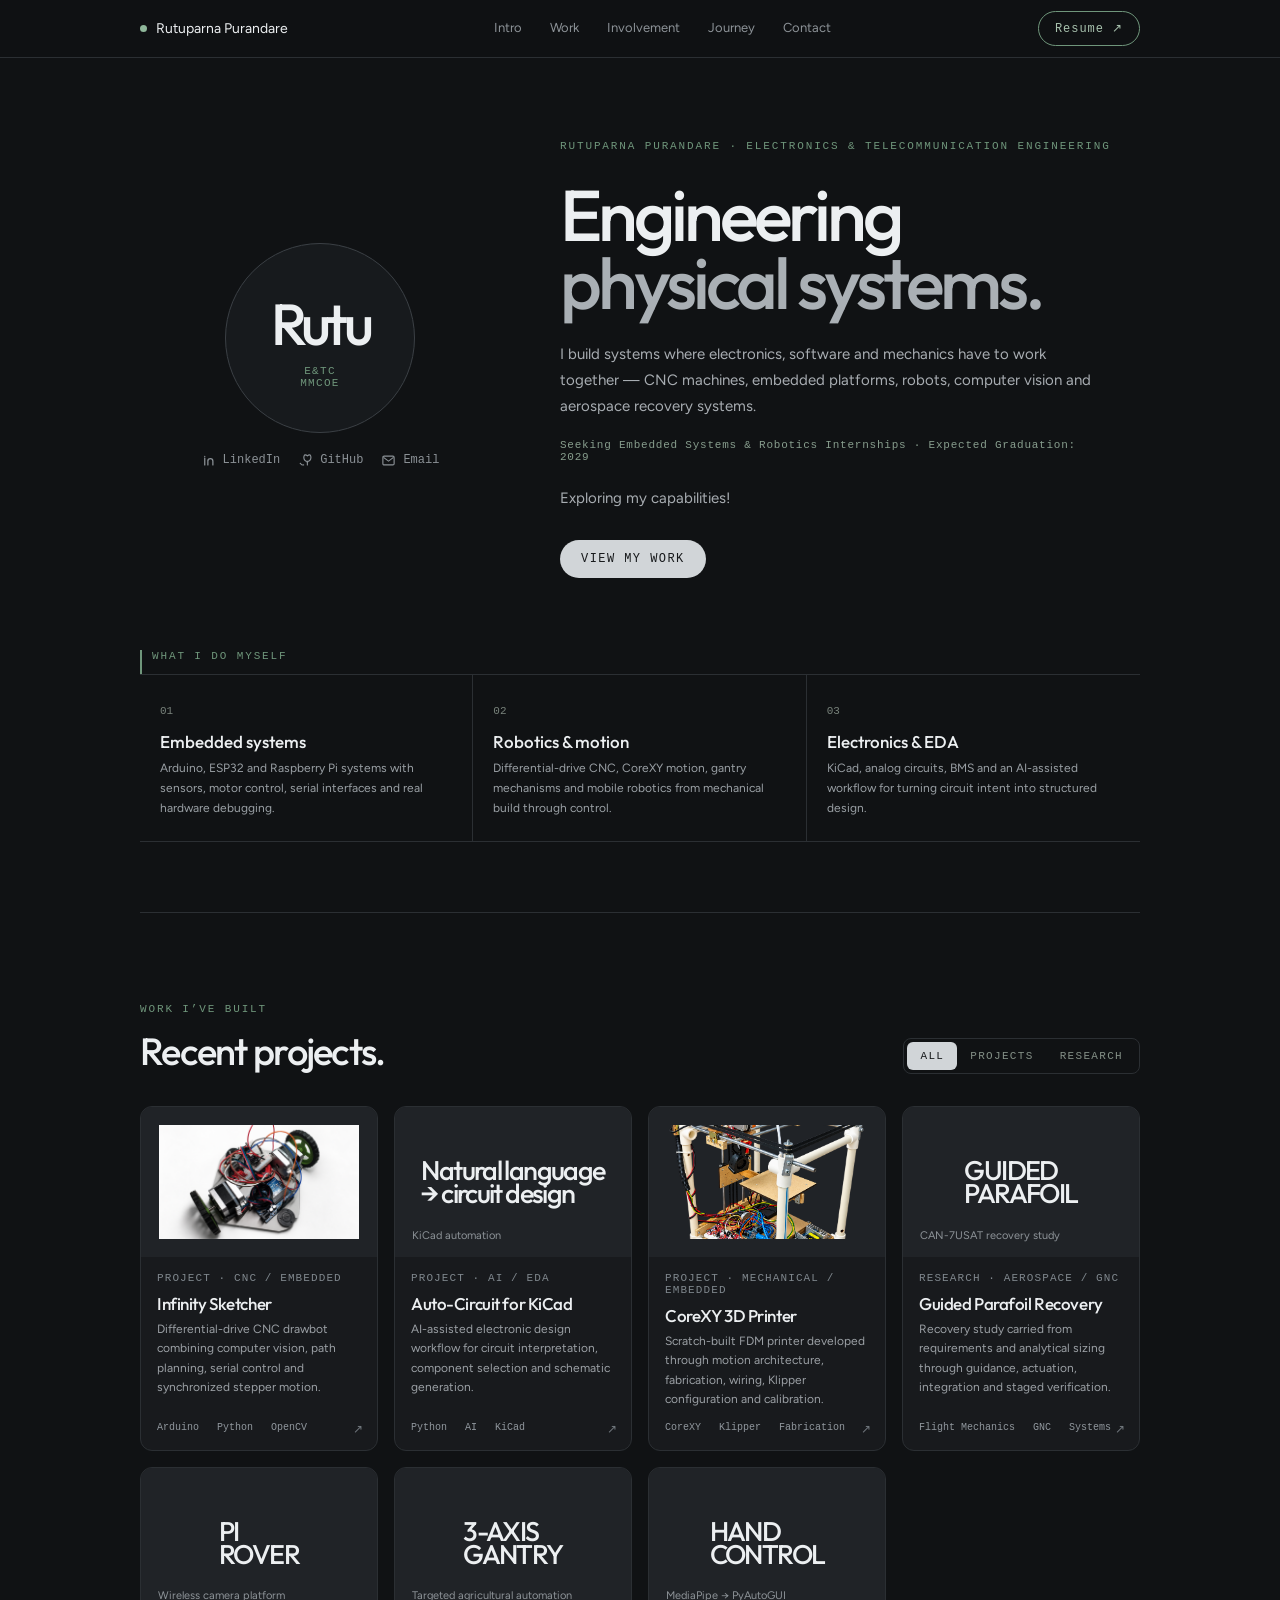
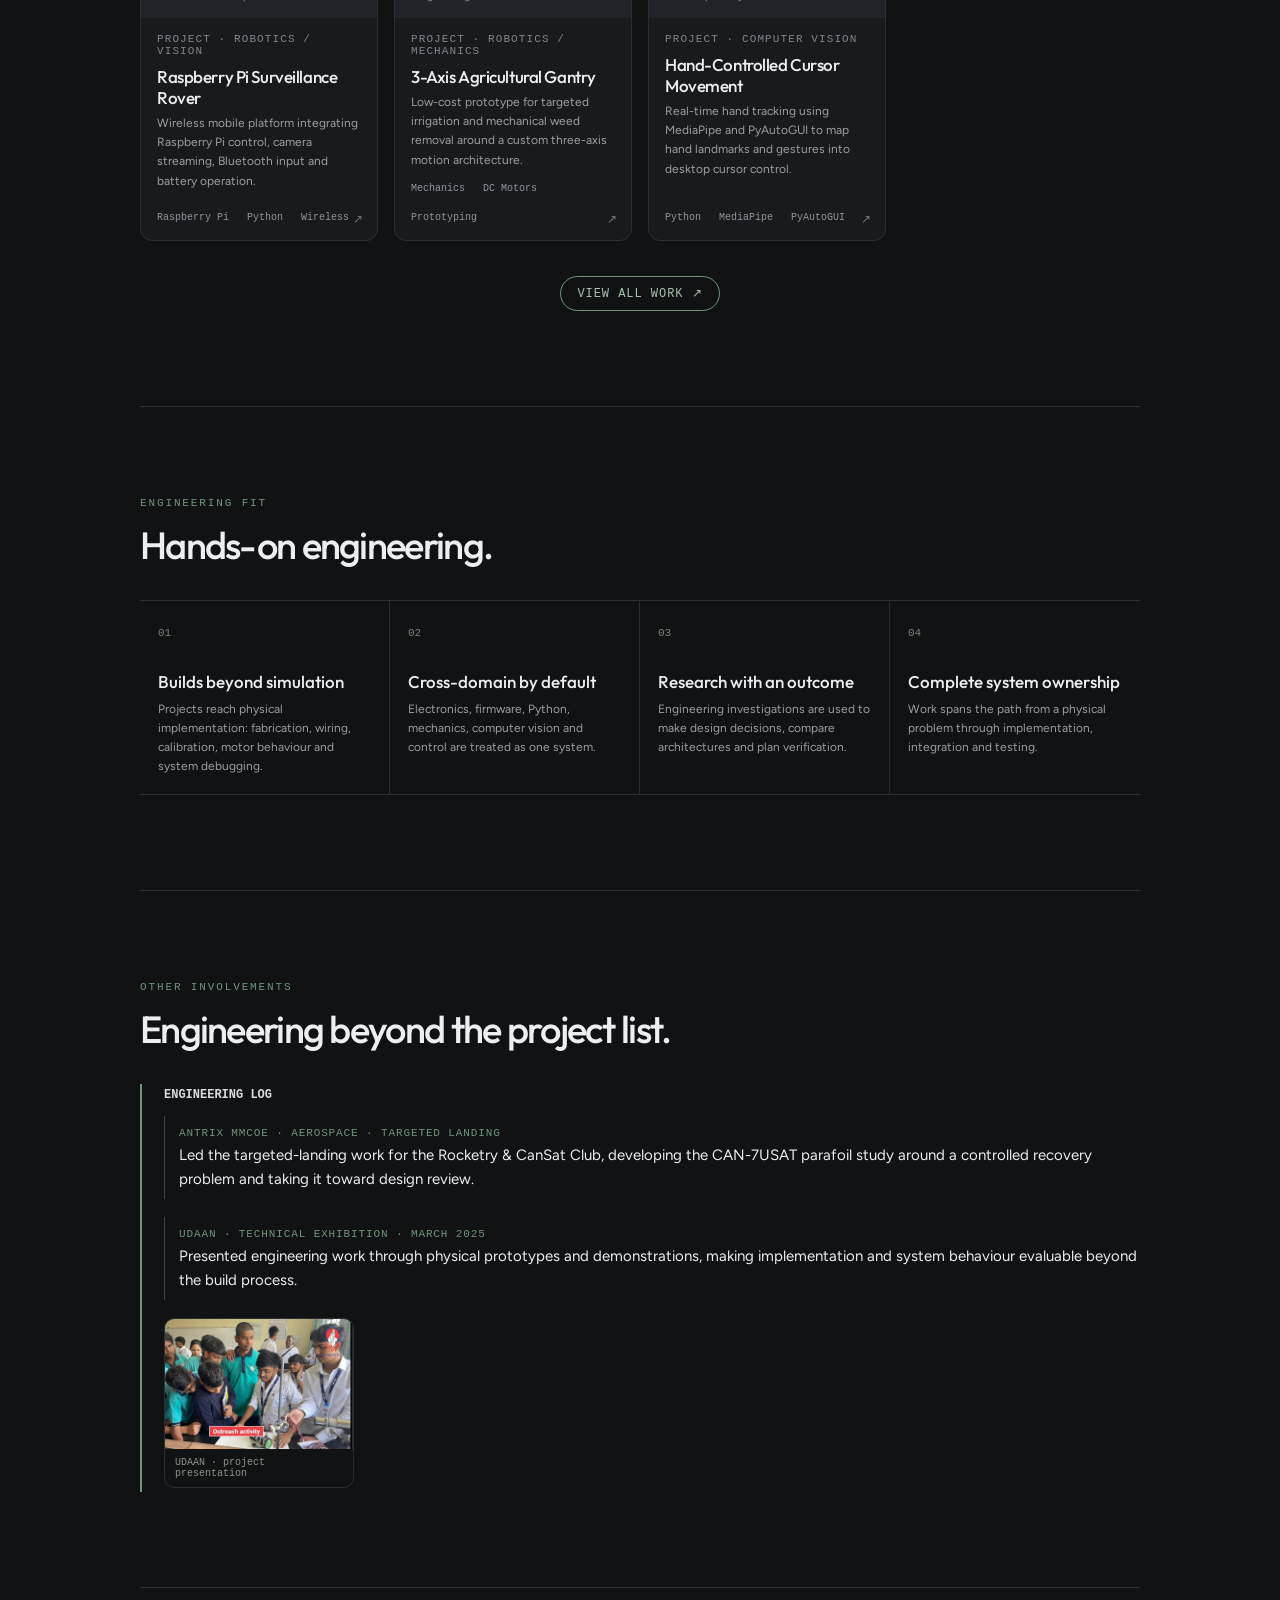
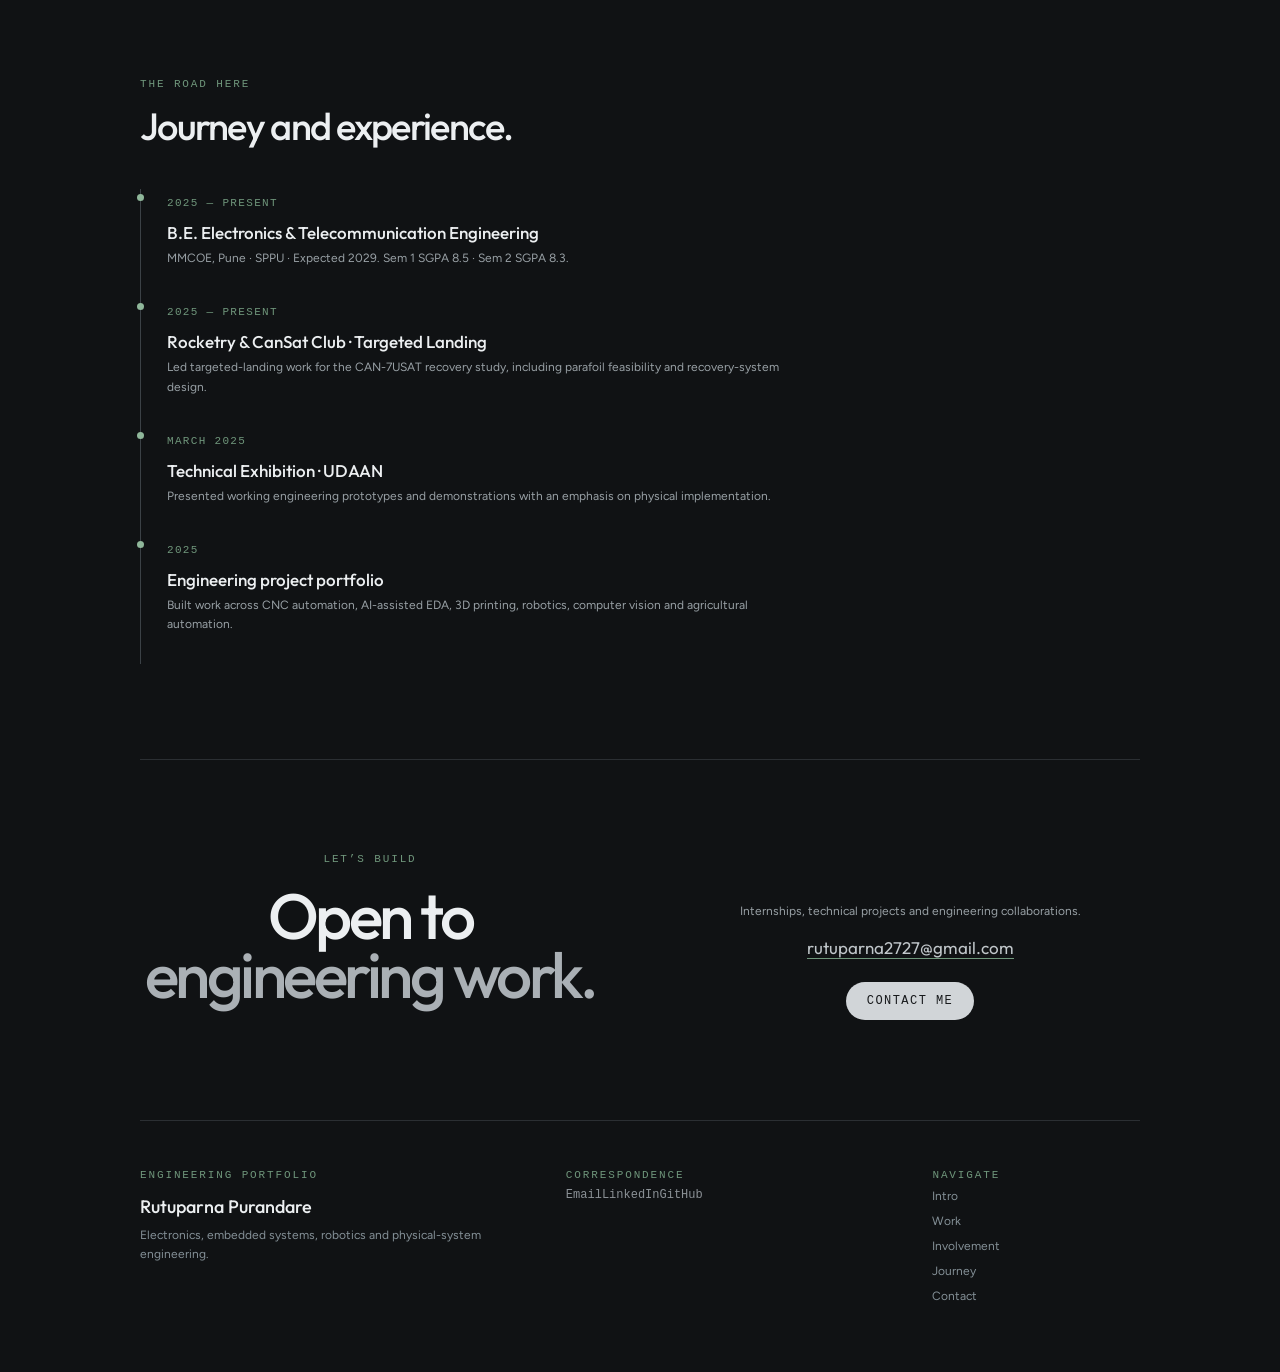
<file: index.html>
<!doctype html><html lang="en"><head><meta charset="utf-8"><meta name="viewport" content="width=device-width,initial-scale=1"><title>Rutuparna Purandare — Engineering</title><meta name="description" content="Rutuparna Purandare — electronics, embedded systems, robotics, physical systems and engineering projects."><link rel="stylesheet" href="styles.css"></head><body><header class="topbar"><div class="nav"><a class="name" href="#intro"><i></i>Rutuparna Purandare</a><nav><a href="#intro">Intro</a><a href="#work">Work</a><a href="#highlights">Involvement</a><a href="#journey">Journey</a><a href="#contact">Contact</a></nav><a class="hire" href="assets/RSP%20Resume.pdf" target="_blank">Resume ↗</a><button class="menu" aria-label="Menu">☰</button></div></header><main><section id="intro" class="intro wrap"><div class="intro-left"><div class="portrait"><span>Rutu</span><small>E&amp;TC<br>MMCOE</small></div><div class="social"><a href="https://www.linkedin.com/in/rutuparna-purandare" aria-label="LinkedIn"><svg class="icon" viewBox="0 0 24 24"><path d="M6 8v11M6 5.5v.1M11 19v-6a4 4 0 0 1 8 0v6M11 11v8" stroke="currentColor" fill="none" stroke-width="2" stroke-linecap="round"/></svg>LinkedIn</a><a href="https://github.com/Rutu2701" aria-label="GitHub"><svg class="icon" viewBox="0 0 24 24"><path d="M9 19c-4 1.2-4-2-5.5-2.5M15 19v-3.2c0-1 .4-1.6 1-2.1-3.3-.4-6.7-1.6-6.7-7A5.5 5.5 0 0 1 10.8 3 5.1 5.1 0 0 1 15 4.5 5.1 5.1 0 0 1 19.2 3a5.5 5.5 0 0 1 1.5 3.7c0 5.4-3.4 6.6-6.7 7 .6.5 1 1.3 1 2.6V19" stroke="currentColor" fill="none" stroke-width="1.8" stroke-linecap="round" stroke-linejoin="round"/></svg>GitHub</a><a href="mailto:rutuparna2727@gmail.com" aria-label="Email"><svg class="icon" viewBox="0 0 24 24"><rect x="3" y="5" width="18" height="14" rx="2" fill="none" stroke="currentColor" stroke-width="1.8"/><path d="m4 7 8 6 8-6" fill="none" stroke="currentColor" stroke-width="1.8"/></svg>Email</a></div></div><div class="intro-main"><label>RUTUPARNA PURANDARE · ELECTRONICS &amp; TELECOMMUNICATION ENGINEERING</label><h1>Engineering<br><em>physical systems.</em></h1><p>I build systems where electronics, software and mechanics have to work together — CNC machines, embedded platforms, robots, computer vision and aerospace recovery systems.</p><p class="availability">Seeking Embedded Systems &amp; Robotics Internships · Expected Graduation: 2029</p><p class="exploring">Exploring my capabilities!</p><a class="pill filled" href="#work">VIEW MY WORK</a></div></section><section class="what wrap"><div class="box-label">WHAT I DO MYSELF</div><div class="what-grid"><article><small>01</small><h3>Embedded systems</h3><p>Arduino, ESP32 and Raspberry Pi systems with sensors, motor control, serial interfaces and real hardware debugging.</p></article><article><small>02</small><h3>Robotics &amp; motion</h3><p>Differential-drive CNC, CoreXY motion, gantry mechanisms and mobile robotics from mechanical build through control.</p></article><article><small>03</small><h3>Electronics &amp; EDA</h3><p>KiCad, analog circuits, BMS and an AI-assisted workflow for turning circuit intent into structured design.</p></article></div></section><section id="work" class="section wrap"><div class="section-title"><label>WORK I’VE BUILT</label><h2>Recent projects.</h2><div class="filters"><button class="active" data-filter="all">ALL</button><button data-filter="project">PROJECTS</button><button data-filter="research">RESEARCH</button></div></div><div class="cards"><a class="card" data-type="project" href="projects/infinity-sketcher.html"><div class="thumb photo"><img src="assets/infinity-sketcher/image%20of%20vehicle" alt="Infinity Sketcher"></div><div class="card-body"><small>PROJECT · CNC / EMBEDDED</small><h3>Infinity Sketcher</h3><p>Differential-drive CNC drawbot combining computer vision, path planning, serial control and synchronized stepper motion.</p><div class="tags"><i>Arduino</i><i>Python</i><i>OpenCV</i></div></div></a><a class="card" data-type="project" href="projects/circuitforge.html"><div class="thumb"><b>Natural language<br>→ circuit design</b><span>KiCad automation</span></div><div class="card-body"><small>PROJECT · AI / EDA</small><h3>Auto-Circuit for KiCad</h3><p>AI-assisted electronic design workflow for circuit interpretation, component selection and schematic generation.</p><div class="tags"><i>Python</i><i>AI</i><i>KiCad</i></div></div></a><a class="card" data-type="project" href="projects/corexy.html"><div class="thumb photo"><img src="assets/corexy/images/Main%20corexy%20icon,%20banner%20image.png" alt="CoreXY 3D Printer"></div><div class="card-body"><small>PROJECT · MECHANICAL / EMBEDDED</small><h3>CoreXY 3D Printer</h3><p>Scratch-built FDM printer developed through motion architecture, fabrication, wiring, Klipper configuration and calibration.</p><div class="tags"><i>CoreXY</i><i>Klipper</i><i>Fabrication</i></div></div></a><a class="card" data-type="research" href="projects/parafoil-target-landing.html"><div class="thumb parafoil"><b>GUIDED<br>PARAFOIL</b><span>CAN-7USAT recovery study</span></div><div class="card-body"><small>RESEARCH · AEROSPACE / GNC</small><h3>Guided Parafoil Recovery</h3><p>Recovery study carried from requirements and analytical sizing through guidance, actuation, integration and staged verification.</p><div class="tags"><i>Flight Mechanics</i><i>GNC</i><i>Systems</i></div></div></a><a class="card" data-type="project" href="projects/pi-rover.html"><div class="thumb rover"><b>PI<br>ROVER</b><span>Wireless camera platform</span></div><div class="card-body"><small>PROJECT · ROBOTICS / VISION</small><h3>Raspberry Pi Surveillance Rover</h3><p>Wireless mobile platform integrating Raspberry Pi control, camera streaming, Bluetooth input and battery operation.</p><div class="tags"><i>Raspberry Pi</i><i>Python</i><i>Wireless</i></div></div></a><a class="card" data-type="project" href="projects/agri-gantry.html"><div class="thumb gantry"><b>3-AXIS<br>GANTRY</b><span>Targeted agricultural automation</span></div><div class="card-body"><small>PROJECT · ROBOTICS / MECHANICS</small><h3>3-Axis Agricultural Gantry</h3><p>Low-cost prototype for targeted irrigation and mechanical weed removal around a custom three-axis motion architecture.</p><div class="tags"><i>Mechanics</i><i>DC Motors</i><i>Prototyping</i></div></div></a><a class="card" data-type="project" href="projects/color-tracking.html"><div class="thumb vision"><b>HAND<br>CONTROL</b><span>MediaPipe → PyAutoGUI</span></div><div class="card-body"><small>PROJECT · COMPUTER VISION</small><h3>Hand-Controlled Cursor Movement</h3><p>Real-time hand tracking using MediaPipe and PyAutoGUI to map hand landmarks and gestures into desktop cursor control.</p><div class="tags"><i>Python</i><i>MediaPipe</i><i>PyAutoGUI</i></div></div></a></div><a class="view-all" href="projects/index.html">VIEW ALL WORK ↗</a></section><section id="why" class="section wrap"><div class="section-title"><label>ENGINEERING FIT</label><h2>Hands-on engineering.</h2></div><div class="why-grid"><article><small>01</small><h3>Builds beyond simulation</h3><p>Projects reach physical implementation: fabrication, wiring, calibration, motor behaviour and system debugging.</p></article><article><small>02</small><h3>Cross-domain by default</h3><p>Electronics, firmware, Python, mechanics, computer vision and control are treated as one system.</p></article><article><small>03</small><h3>Research with an outcome</h3><p>Engineering investigations are used to make design decisions, compare architectures and plan verification.</p></article><article><small>04</small><h3>Complete system ownership</h3><p>Work spans the path from a physical problem through implementation, integration and testing.</p></article></div></section><section id="highlights" class="section wrap"><div class="section-title"><label>OTHER INVOLVEMENTS</label><h2>Engineering beyond the project list.</h2></div><div class="platform"><div class="platform-head"><b>ENGINEERING LOG</b></div><div class="log"><a href="research/parafoil-target-landing.html" class="log-entry"><strong>ANTRIX MMCOE · AEROSPACE · TARGETED LANDING</strong><br><span>Led the targeted-landing work for the Rocketry &amp; CanSat Club, developing the CAN-7USAT parafoil study around a controlled recovery problem and taking it toward design review.</span></a><a href="projects/udaan.html" class="log-entry"><strong>UDAAN · TECHNICAL EXHIBITION · MARCH 2025</strong><br><span>Presented engineering work through physical prototypes and demonstrations, making implementation and system behaviour evaluable beyond the build process.</span></a></div><figure style="margin:18px 0 0;border:1px solid var(--line);border-radius:10px;overflow:hidden;max-width:190px"><img src="assets/udaan/images/exhibition.jpg" alt="UDAAN technical exhibition" style="width:100%;height:130px;display:block;object-fit:cover;object-position:72% center"><figcaption style="padding:8px 10px;color:#89958d;font:10px var(--mono)">UDAAN · project presentation</figcaption></figure></section><section id="journey" class="section journey wrap"><div class="section-title"><label>THE ROAD HERE</label><h2>Journey and experience.</h2></div><div class="timeline"><article><time>2025 — PRESENT</time><div><h3>B.E. Electronics &amp; Telecommunication Engineering</h3><p>MMCOE, Pune · SPPU · Expected 2029. Sem 1 SGPA 8.5 · Sem 2 SGPA 8.3.</p></div></article><article><time>2025 — PRESENT</time><div><h3>Rocketry &amp; CanSat Club · Targeted Landing</h3><p>Led targeted-landing work for the CAN-7USAT recovery study, including parafoil feasibility and recovery-system design.</p></div></article><article><time>MARCH 2025</time><div><h3>Technical Exhibition · UDAAN</h3><p>Presented working engineering prototypes and demonstrations with an emphasis on physical implementation.</p></div></article><article><time>2025</time><div><h3>Engineering project portfolio</h3><p>Built work across CNC automation, AI-assisted EDA, 3D printing, robotics, computer vision and agricultural automation.</p></div></article></div></section><section id="contact" class="contact"><div><label>LET’S BUILD</label><h2>Open to<br><em>engineering work.</em></h2></div><div><p>Internships, technical projects and engineering collaborations.</p><a class="email" href="mailto:rutuparna2727@gmail.com">rutuparna2727@gmail.com</a><a class="pill filled" href="mailto:rutuparna2727@gmail.com">CONTACT ME</a></div></section></main><footer><div><label>ENGINEERING PORTFOLIO</label><h3>Rutuparna Purandare</h3><p>Electronics, embedded systems, robotics and physical-system engineering.</p></div><div><label>CORRESPONDENCE</label><a class="icon-link" href="mailto:rutuparna2727@gmail.com">Email</a><a class="icon-link" href="https://www.linkedin.com/in/rutuparna-purandare">LinkedIn</a><a class="icon-link" href="https://github.com/Rutu2701">GitHub</a></div><div><label>NAVIGATE</label><a href="#intro">Intro</a><a href="#work">Work</a><a href="#highlights">Involvement</a><a href="#journey">Journey</a><a href="#contact">Contact</a></div></footer><script src="script.js"></script></body></html>
</file>
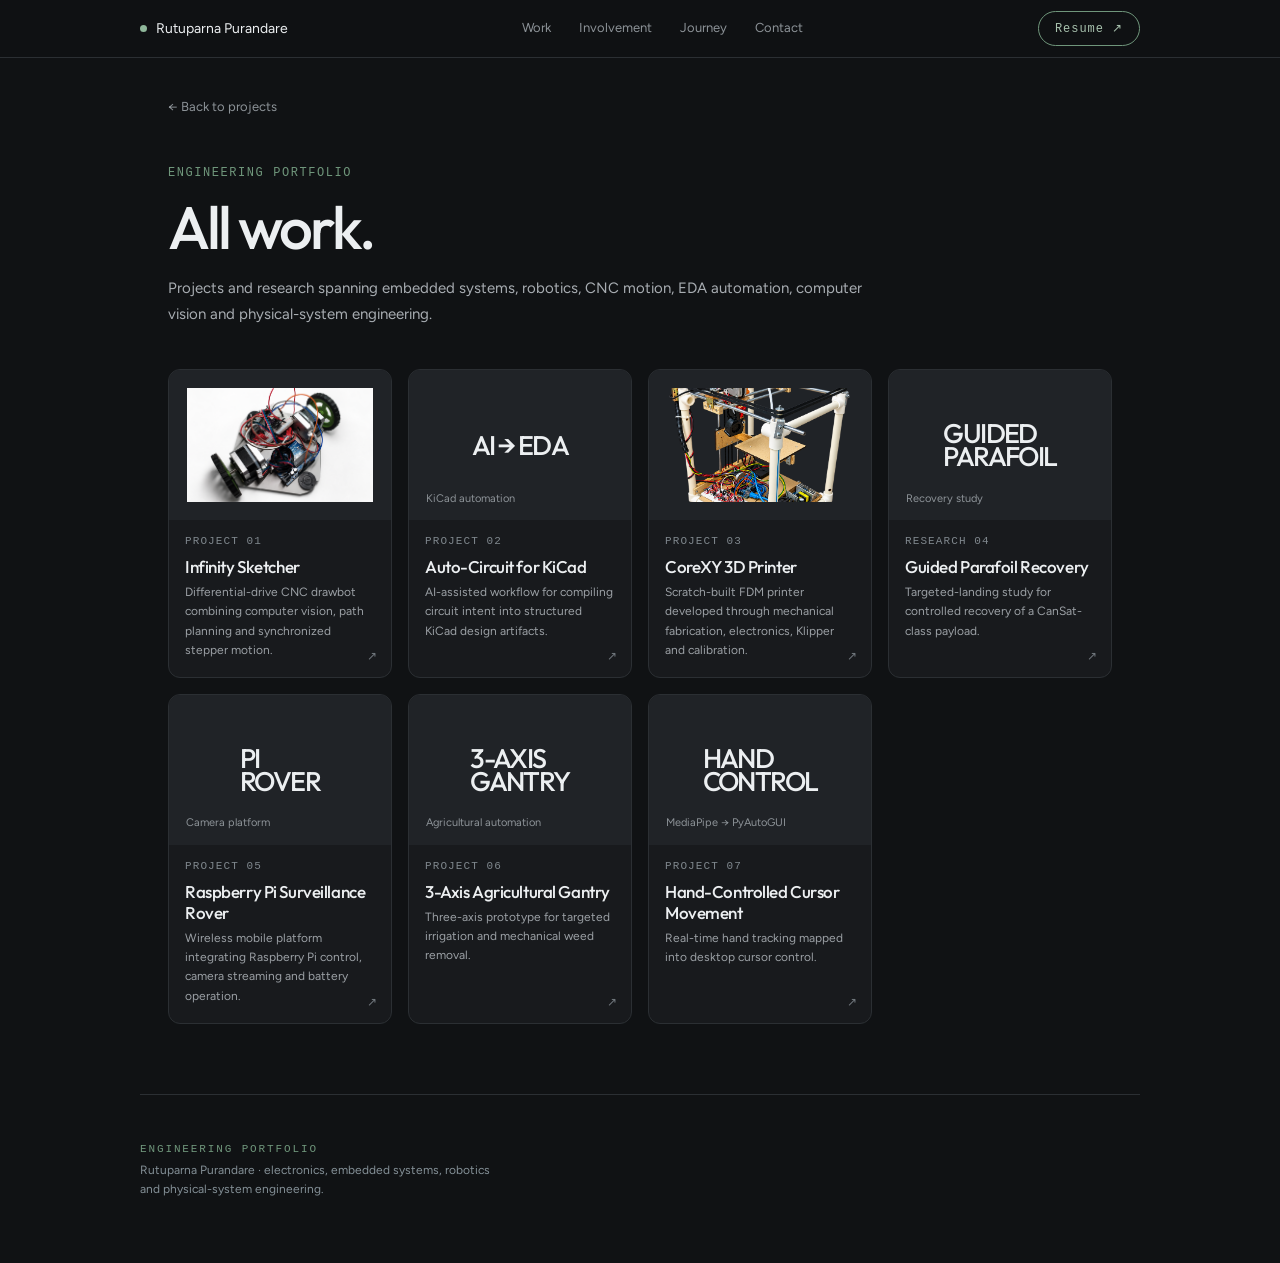
<file: projects/index.html>
<!doctype html><html lang="en"><head><meta charset="utf-8"><meta name="viewport" content="width=device-width,initial-scale=1"><title>All Work — Rutuparna Purandare</title><meta name="description" content="Engineering projects and research by Rutuparna Purandare."><link rel="stylesheet" href="../styles.css"></head><body><header class="topbar"><div class="nav"><a class="name" href="../index.html"><i></i>Rutuparna Purandare</a><nav><a href="../index.html#work">Work</a><a href="../index.html#highlights">Involvement</a><a href="../index.html#journey">Journey</a><a href="../index.html#contact">Contact</a></nav><a class="hire" href="../assets/RSP%20Resume.pdf" target="_blank">Resume ↗</a></div></header><main class="case-page"><div class="case-shell"><a class="case-back" href="../index.html#work">← Back to projects</a><section class="case-hero"><p class="case-eyebrow">ENGINEERING PORTFOLIO</p><h1>All work.</h1><p class="case-lede">Projects and research spanning embedded systems, robotics, CNC motion, EDA automation, computer vision and physical-system engineering.</p></section><div class="cards"><a class="card" href="infinity-sketcher.html"><div class="thumb photo"><img src="../assets/infinity-sketcher/image%20of%20vehicle" alt="Infinity Sketcher"></div><div class="card-body"><small>PROJECT 01</small><h3>Infinity Sketcher</h3><p>Differential-drive CNC drawbot combining computer vision, path planning and synchronized stepper motion.</p></div></a><a class="card" href="circuitforge.html"><div class="thumb"><b>AI → EDA</b><span>KiCad automation</span></div><div class="card-body"><small>PROJECT 02</small><h3>Auto-Circuit for KiCad</h3><p>AI-assisted workflow for compiling circuit intent into structured KiCad design artifacts.</p></div></a><a class="card" href="corexy.html"><div class="thumb photo"><img src="../assets/corexy/images/Main%20corexy%20icon,%20banner%20image.png" alt="CoreXY 3D Printer"></div><div class="card-body"><small>PROJECT 03</small><h3>CoreXY 3D Printer</h3><p>Scratch-built FDM printer developed through mechanical fabrication, electronics, Klipper and calibration.</p></div></a><a class="card" href="parafoil-target-landing.html"><div class="thumb parafoil"><b>GUIDED<br>PARAFOIL</b><span>Recovery study</span></div><div class="card-body"><small>RESEARCH 04</small><h3>Guided Parafoil Recovery</h3><p>Targeted-landing study for controlled recovery of a CanSat-class payload.</p></div></a><a class="card" href="pi-rover.html"><div class="thumb rover"><b>PI<br>ROVER</b><span>Camera platform</span></div><div class="card-body"><small>PROJECT 05</small><h3>Raspberry Pi Surveillance Rover</h3><p>Wireless mobile platform integrating Raspberry Pi control, camera streaming and battery operation.</p></div></a><a class="card" href="agri-gantry.html"><div class="thumb gantry"><b>3-AXIS<br>GANTRY</b><span>Agricultural automation</span></div><div class="card-body"><small>PROJECT 06</small><h3>3-Axis Agricultural Gantry</h3><p>Three-axis prototype for targeted irrigation and mechanical weed removal.</p></div></a><a class="card" href="color-tracking.html"><div class="thumb vision"><b>HAND<br>CONTROL</b><span>MediaPipe → PyAutoGUI</span></div><div class="card-body"><small>PROJECT 07</small><h3>Hand-Controlled Cursor Movement</h3><p>Real-time hand tracking mapped into desktop cursor control.</p></div></a></div></div></main><footer><div class="case-footer"><label>ENGINEERING PORTFOLIO</label><p>Rutuparna Purandare · electronics, embedded systems, robotics and physical-system engineering.</p></div></footer></body></html>
</file>
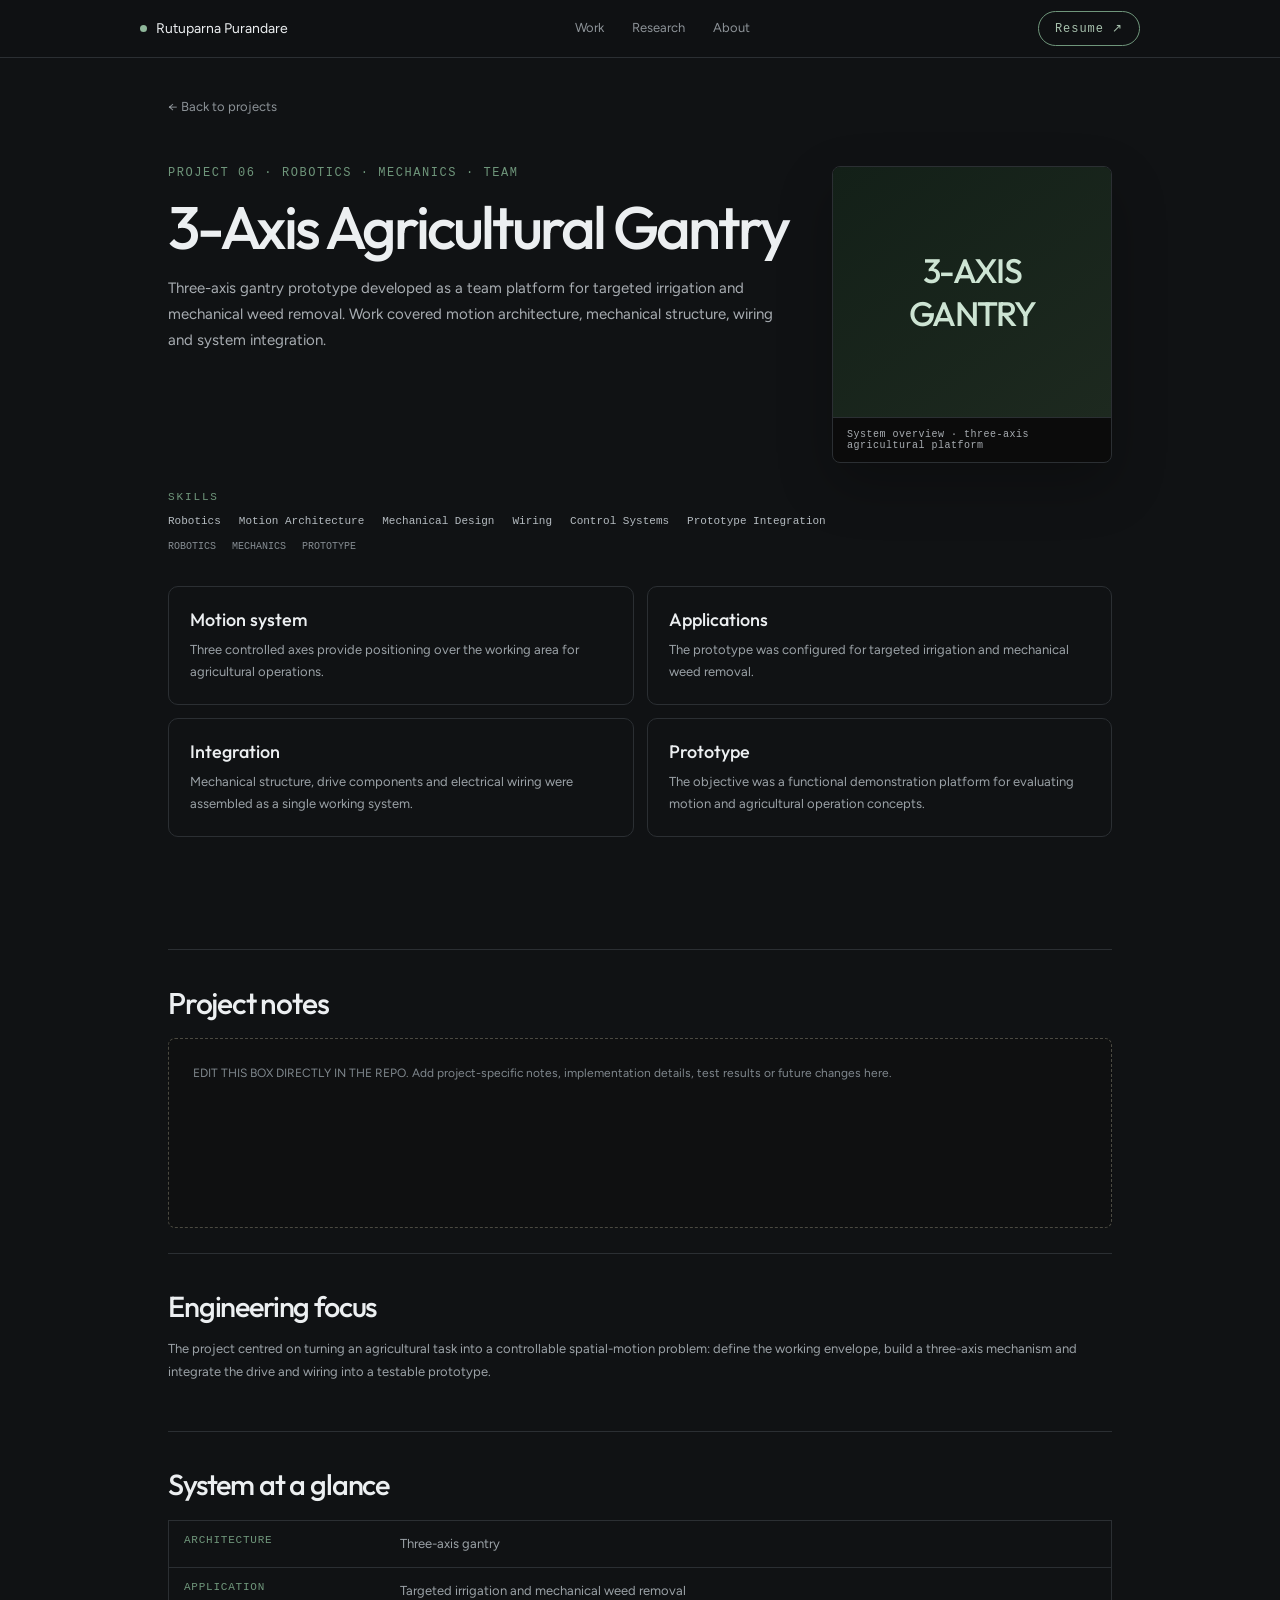
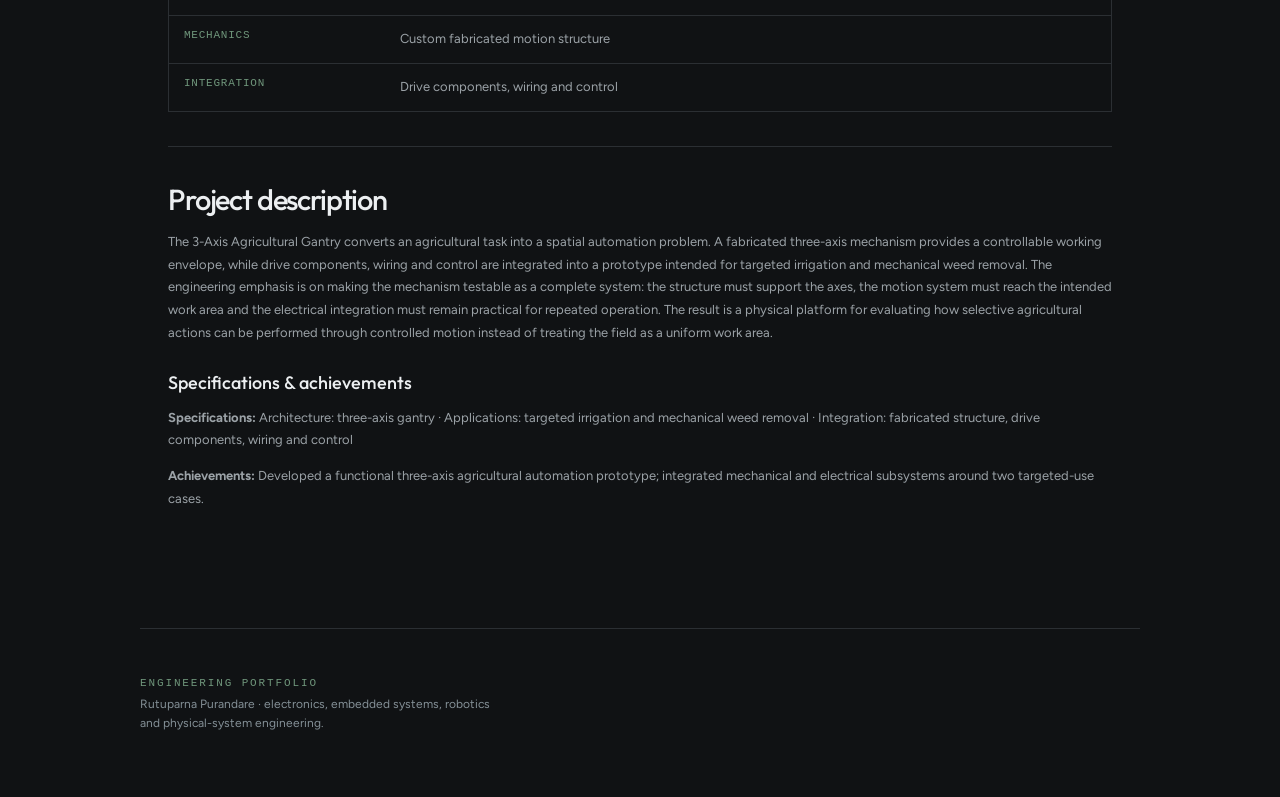
<file: projects/agri-gantry.html>
<!doctype html><html lang="en"><head><meta charset="utf-8"><meta name="viewport" content="width=device-width,initial-scale=1"><title>3-Axis Agricultural Gantry — Rutuparna Purandare</title><link rel="stylesheet" href="../styles.css"><link rel="stylesheet" href="../lightbox.css"></head><body><header class="topbar"><div class="nav"><a class="name" href="../index.html"><i></i>Rutuparna Purandare</a><nav><a href="../index.html#work">Work</a><a href="../index.html#research">Research</a><a href="../index.html#about">About</a></nav><a class="hire" href="../assets/RSP%20Resume.pdf" target="_blank">Resume ↗</a></div></header><main class="case-page"><div class="case-shell"><a class="case-back" href="../index.html#work">← Back to projects</a><section class="case-hero"><div class="case-hero-top"><div><p class="case-eyebrow">PROJECT 06 · ROBOTICS · MECHANICS · TEAM</p><h1>3-Axis Agricultural Gantry</h1><p class="case-lede">Three-axis gantry prototype developed as a team platform for targeted irrigation and mechanical weed removal. Work covered motion architecture, mechanical structure, wiring and system integration.</p><p class="exploring">Exploring my capabilities.</p></div><figure class="overview-media"><div style="height:250px;display:flex;align-items:center;justify-content:center;background:linear-gradient(145deg,#132018,#1d291f);font:500 34px var(--display);letter-spacing:-.05em;color:#cde4d3;text-align:center">3-AXIS<br>GANTRY</div><figcaption>System overview · three-axis agricultural platform</figcaption></figure></div><p class="case-section-label">SKILLS</p><div class="skills"><span class="skill">Robotics</span><span class="skill">Motion Architecture</span><span class="skill">Mechanical Design</span><span class="skill">Wiring</span><span class="skill">Control Systems</span><span class="skill">Prototype Integration</span></div><div class="case-tags"><span class="case-tag">ROBOTICS</span><span class="case-tag">MECHANICS</span><span class="case-tag">PROTOTYPE</span></div><div class="case-grid"><article class="case-card"><h3>Motion system</h3><p>Three controlled axes provide positioning over the working area for agricultural operations.</p></article><article class="case-card"><h3>Applications</h3><p>The prototype was configured for targeted irrigation and mechanical weed removal.</p></article><article class="case-card"><h3>Integration</h3><p>Mechanical structure, drive components and electrical wiring were assembled as a single working system.</p></article><article class="case-card"><h3>Prototype</h3><p>The objective was a functional demonstration platform for evaluating motion and agricultural operation concepts.</p></article></div></section><section class="case-content"><div class="case-block"><h2>Engineering focus</h2><p>The project centred on turning an agricultural task into a controllable spatial-motion problem: define the working envelope, build a three-axis mechanism and integrate the drive and wiring into a testable prototype.</p></div><div class="case-block"><h2>System at a glance</h2><table class="tech-table"><tr><th>ARCHITECTURE</th><td>Three-axis gantry</td></tr><tr><th>APPLICATION</th><td>Targeted irrigation and mechanical weed removal</td></tr><tr><th>MECHANICS</th><td>Custom fabricated motion structure</td></tr><tr><th>INTEGRATION</th><td>Drive components, wiring and control</td></tr></table></div></section><section class="notes-placeholder"><h2>Project notes</h2><div class="notes-editor"><p>EDIT THIS BOX DIRECTLY IN THE REPO. Add project-specific notes, implementation details, test results or future changes here.</p></div></section></div></main><footer><div class="case-footer"><label>THE ENGINEERING PRACTICE</label><p>Rutuparna Purandare · electronics, embedded systems, robotics and physical-system engineering.</p></div></footer><script src="../lightbox.js"></script></body></html>
</file>
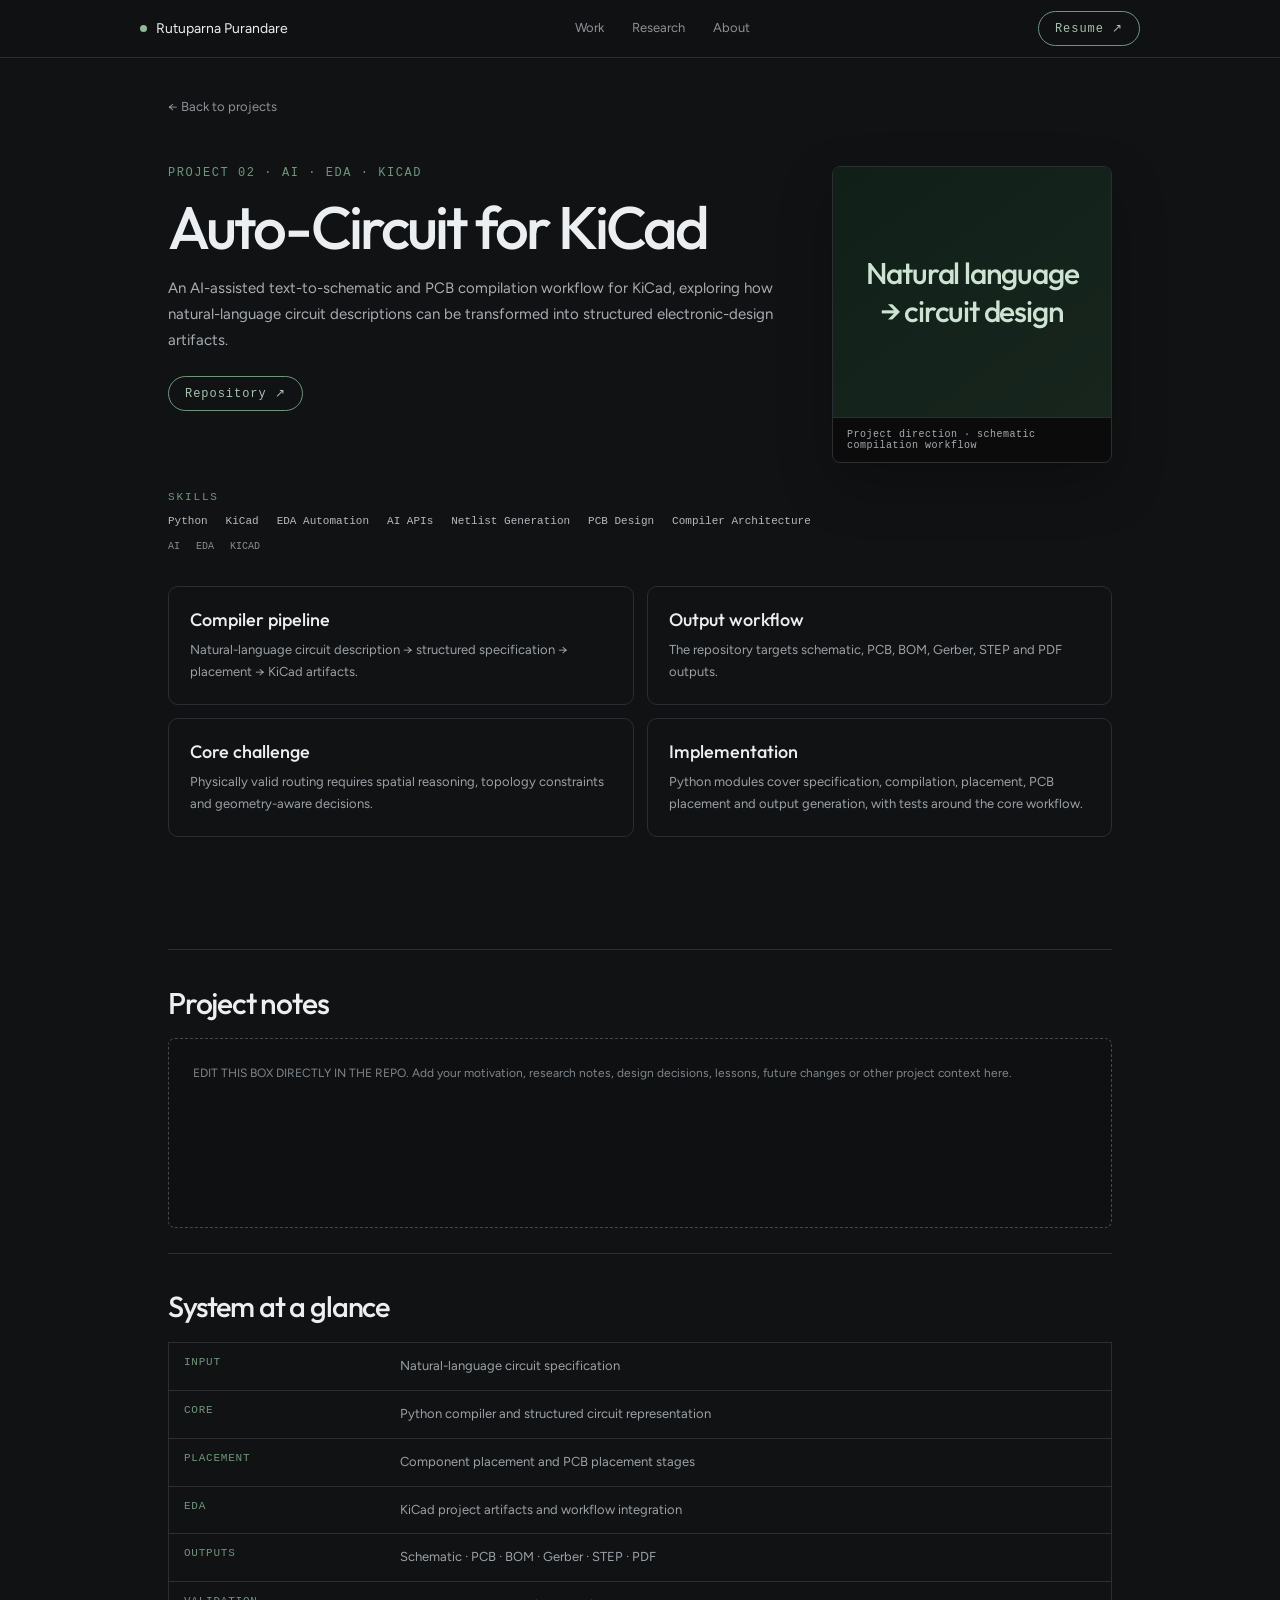
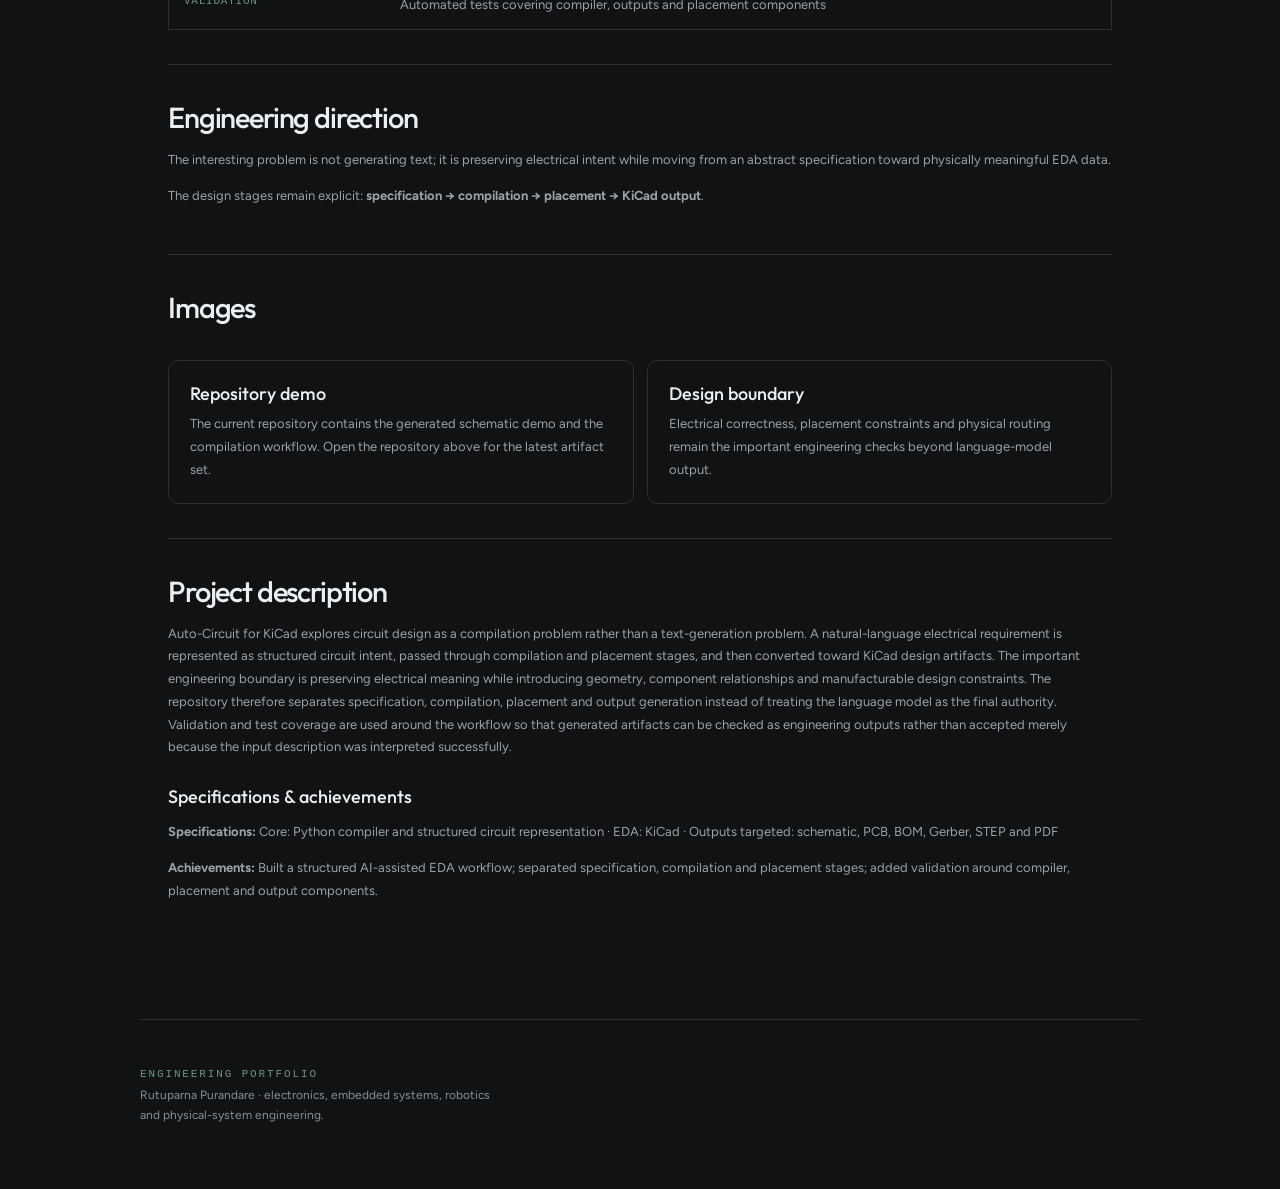
<file: projects/circuitforge.html>
<!doctype html><html lang="en"><head><meta charset="utf-8"><meta name="viewport" content="width=device-width,initial-scale=1"><title>Auto-Circuit for KiCad — Rutuparna Purandare</title><link rel="stylesheet" href="../styles.css"><link rel="stylesheet" href="../lightbox.css"></head><body><header class="topbar"><div class="nav"><a class="name" href="../index.html"><i></i>Rutuparna Purandare</a><nav><a href="../index.html#work">Work</a><a href="../index.html#research">Research</a><a href="../index.html#about">About</a></nav><a class="hire" href="../assets/RSP%20Resume.pdf" target="_blank">Resume ↗</a></div></header><main class="case-page"><div class="case-shell"><a class="case-back" href="../index.html#work">← Back to projects</a><section class="case-hero"><div class="case-hero-top"><div><p class="case-eyebrow">PROJECT 02 · AI · EDA · KICAD</p><h1>Auto-Circuit for KiCad</h1><p class="case-lede">An AI-assisted text-to-schematic and PCB compilation workflow for KiCad, exploring how natural-language circuit descriptions can be transformed into structured electronic-design artifacts.</p><p class="exploring">Exploring my capabilities.</p><div class="repo-actions"><a class="button" href="https://github.com/Rutu2701/Auto-Circuit-for-KiCad" target="_blank" rel="noreferrer">Repository ↗</a></div></div><figure class="overview-media"><div style="height:250px;display:flex;align-items:center;justify-content:center;background:linear-gradient(145deg,#102018,#17251d);font:500 30px var(--display);letter-spacing:-.04em;color:#cde4d3;text-align:center;padding:30px">Natural language<br>→ circuit design</div><figcaption>Project direction · schematic compilation workflow</figcaption></figure></div><p class="case-section-label">SKILLS</p><div class="skills"><span class="skill">Python</span><span class="skill">KiCad</span><span class="skill">EDA Automation</span><span class="skill">AI APIs</span><span class="skill">Netlist Generation</span><span class="skill">PCB Design</span><span class="skill">Compiler Architecture</span></div><div class="case-tags"><span class="case-tag">AI</span><span class="case-tag">EDA</span><span class="case-tag">KICAD</span></div><div class="case-grid"><article class="case-card"><h3>Compiler pipeline</h3><p>Natural-language circuit description → structured specification → placement → KiCad artifacts.</p></article><article class="case-card"><h3>Output workflow</h3><p>The repository targets schematic, PCB, BOM, Gerber, STEP and PDF outputs.</p></article><article class="case-card"><h3>Core challenge</h3><p>Physically valid routing requires spatial reasoning, topology constraints and geometry-aware decisions.</p></article><article class="case-card"><h3>Implementation</h3><p>Python modules cover specification, compilation, placement, PCB placement and output generation, with tests around the core workflow.</p></article></div></section><section class="case-content"><div class="case-block"><h2>System at a glance</h2><table class="tech-table"><tr><th>INPUT</th><td>Natural-language circuit specification</td></tr><tr><th>CORE</th><td>Python compiler and structured circuit representation</td></tr><tr><th>PLACEMENT</th><td>Component placement and PCB placement stages</td></tr><tr><th>EDA</th><td>KiCad project artifacts and workflow integration</td></tr><tr><th>OUTPUTS</th><td>Schematic · PCB · BOM · Gerber · STEP · PDF</td></tr><tr><th>VALIDATION</th><td>Automated tests covering compiler, outputs and placement components</td></tr></table></div><div class="case-block"><h2>Engineering direction</h2><p>The interesting problem is not generating text; it is preserving electrical intent while moving from an abstract specification toward physically meaningful EDA data.</p><p>The design stages remain explicit: <strong>specification → compilation → placement → KiCad output</strong>.</p></div><div class="case-block"><h2>Images</h2><div class="case-grid"><article class="case-card"><h3>Repository demo</h3><p>The current repository contains the generated schematic demo and the compilation workflow. Open the repository above for the latest artifact set.</p></article><article class="case-card"><h3>Design boundary</h3><p>Electrical correctness, placement constraints and physical routing remain the important engineering checks beyond language-model output.</p></article></div></div></section><section class="notes-placeholder"><h2>Project notes</h2><div class="notes-editor"><p>EDIT THIS BOX DIRECTLY IN THE REPO. Add your motivation, research notes, design decisions, lessons, future changes or other project context here.</p></div></section></div></main><footer><div class="case-footer"><label>THE ENGINEERING PRACTICE</label><p>Rutuparna Purandare · electronics, embedded systems, robotics and physical-system engineering.</p></div></footer><script src="../lightbox.js"></script></body></html>
</file>
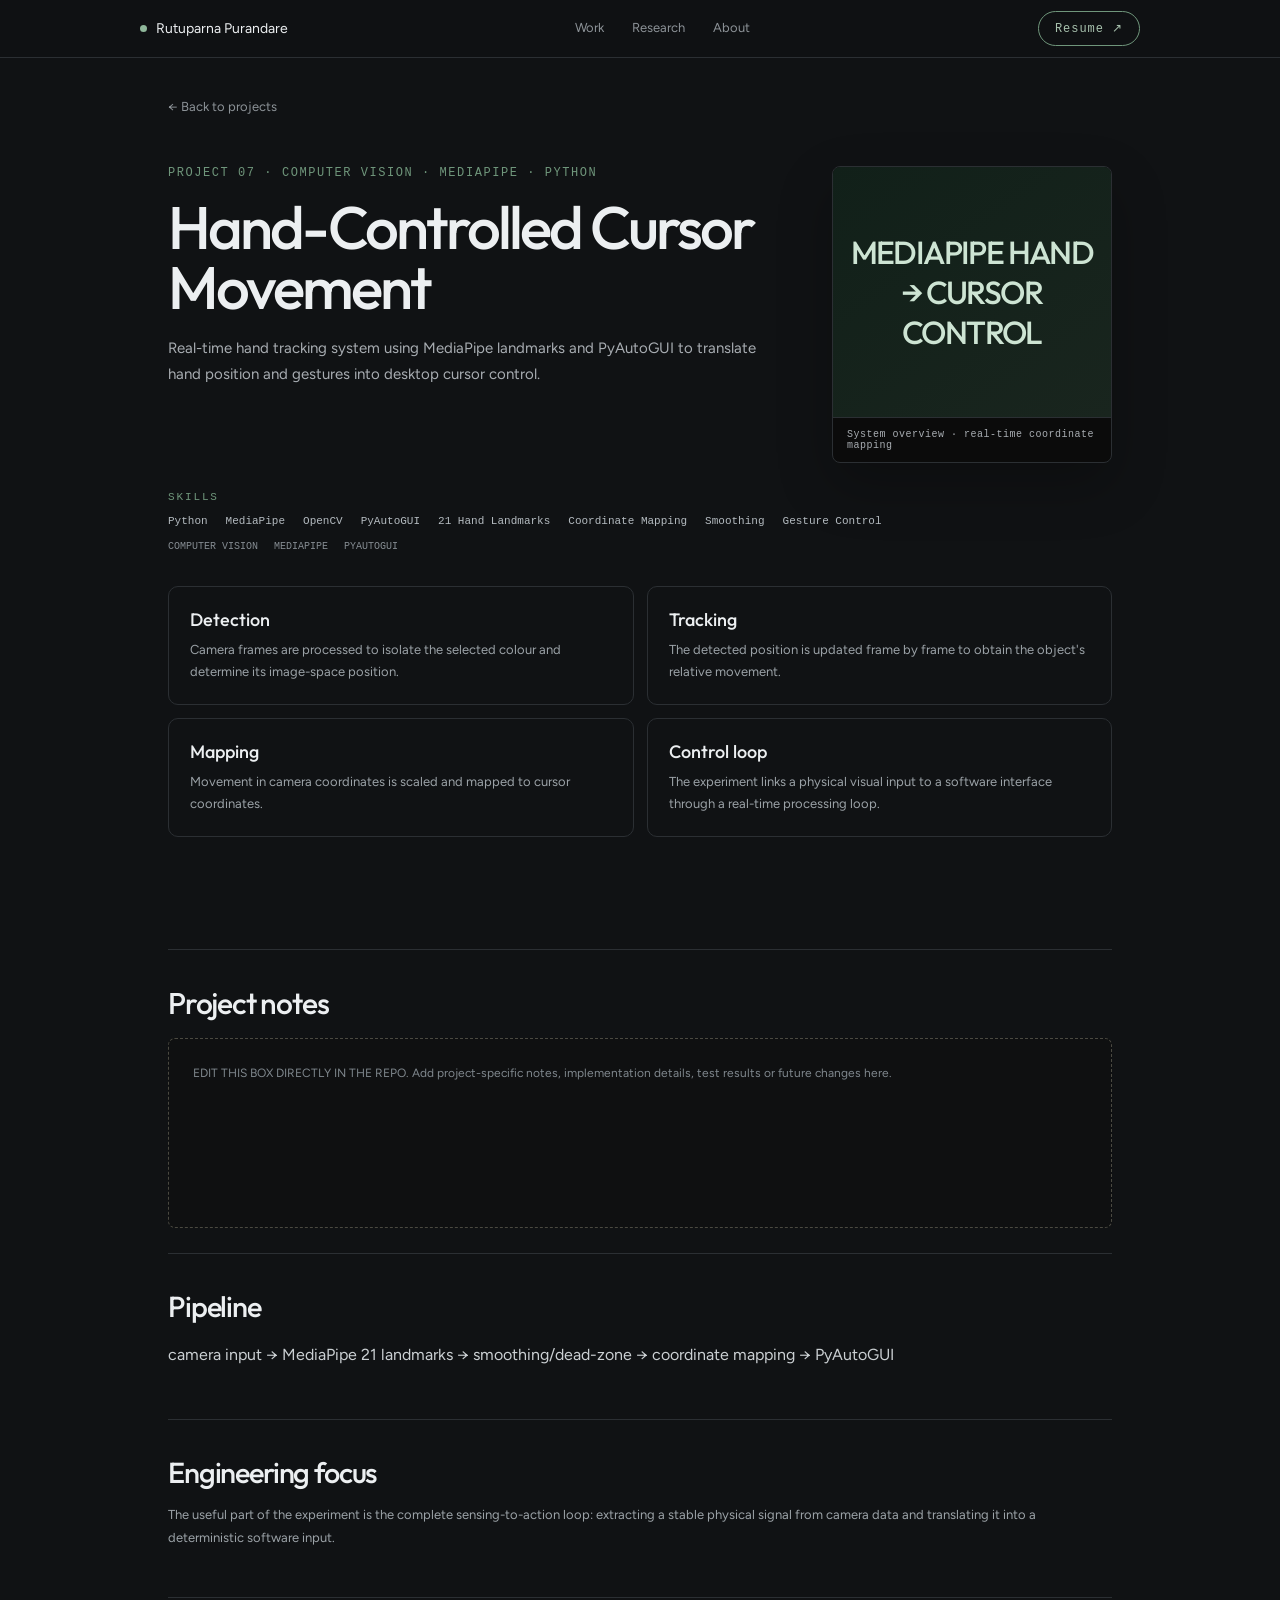
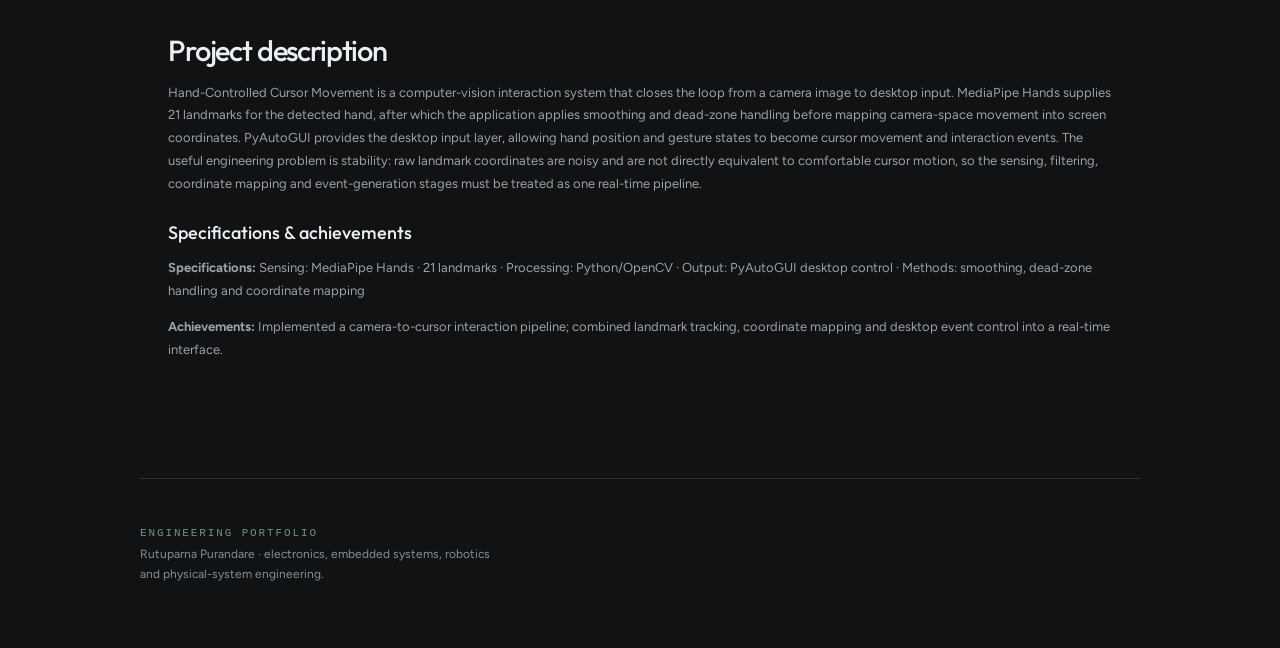
<file: projects/color-tracking.html>
<!doctype html><html lang="en"><head><meta charset="utf-8"><meta name="viewport" content="width=device-width,initial-scale=1"><title>Color Tracking Cursor — Rutuparna Purandare</title><link rel="stylesheet" href="../styles.css"><link rel="stylesheet" href="../lightbox.css"></head><body><header class="topbar"><div class="nav"><a class="name" href="../index.html"><i></i>Rutuparna Purandare</a><nav><a href="../index.html#work">Work</a><a href="../index.html#research">Research</a><a href="../index.html#about">About</a></nav><a class="hire" href="../assets/RSP%20Resume.pdf" target="_blank">Resume ↗</a></div></header><main class="case-page"><div class="case-shell"><a class="case-back" href="../index.html#work">← Back to projects</a><section class="case-hero"><div class="case-hero-top"><div><p class="case-eyebrow">PROJECT 07 · COMPUTER VISION · OPENCV · PYTHON</p><h1>Color Tracking Cursor</h1><p class="case-lede">Computer-vision experiment using camera input to detect a selected colour, track its image position and map the resulting motion to a software cursor.</p><p class="exploring">Exploring my capabilities.</p></div><figure class="overview-media"><div style="height:250px;display:flex;align-items:center;justify-content:center;background:linear-gradient(145deg,#112019,#19251e);font:500 32px var(--display);letter-spacing:-.05em;color:#cde4d3;text-align:center">COMPUTER VISION<br>→ CURSOR</div><figcaption>System overview · real-time coordinate mapping</figcaption></figure></div><p class="case-section-label">SKILLS</p><div class="skills"><span class="skill">Python</span><span class="skill">OpenCV</span><span class="skill">Computer Vision</span><span class="skill">Object Tracking</span><span class="skill">Coordinate Mapping</span><span class="skill">Real-Time Processing</span></div><div class="case-tags"><span class="case-tag">EXPERIMENT</span><span class="case-tag">OPENCV</span><span class="case-tag">PYTHON</span></div><div class="case-grid"><article class="case-card"><h3>Detection</h3><p>Camera frames are processed to isolate the selected colour and determine its image-space position.</p></article><article class="case-card"><h3>Tracking</h3><p>The detected position is updated frame by frame to obtain the object's relative movement.</p></article><article class="case-card"><h3>Mapping</h3><p>Movement in camera coordinates is scaled and mapped to cursor coordinates.</p></article><article class="case-card"><h3>Control loop</h3><p>The experiment links a physical visual input to a software interface through a real-time processing loop.</p></article></div></section><section class="case-content"><div class="case-block"><h2>Pipeline</h2><p class="impact">camera input → colour isolation → position extraction → coordinate mapping → cursor control</p></div><div class="case-block"><h2>Engineering focus</h2><p>The useful part of the experiment is the complete sensing-to-action loop: extracting a stable physical signal from camera data and translating it into a deterministic software input.</p></div></section><section class="notes-placeholder"><h2>Project notes</h2><div class="notes-editor"><p>EDIT THIS BOX DIRECTLY IN THE REPO. Add project-specific notes, implementation details, test results or future changes here.</p></div></section></div></main><footer><div class="case-footer"><label>THE ENGINEERING PRACTICE</label><p>Rutuparna Purandare · electronics, embedded systems, robotics and physical-system engineering.</p></div></footer><script src="../lightbox.js"></script></body></html>
</file>
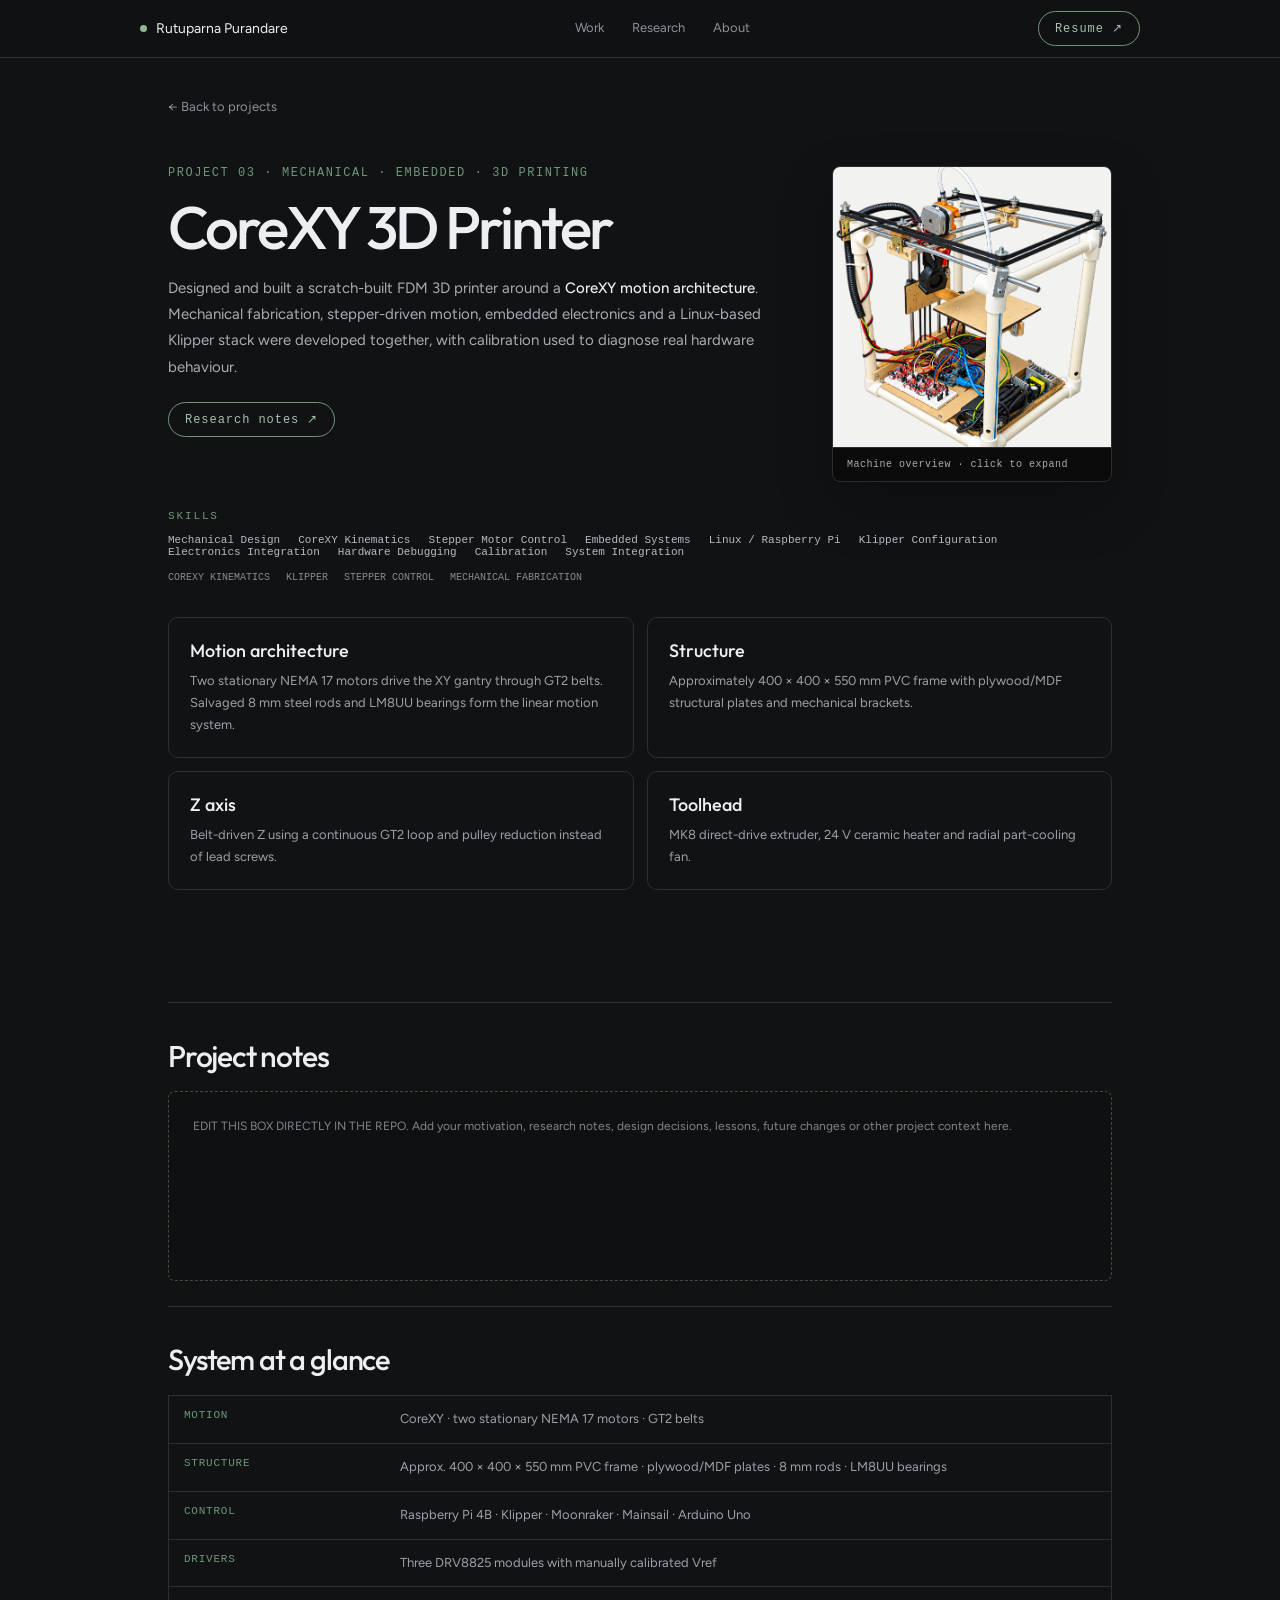
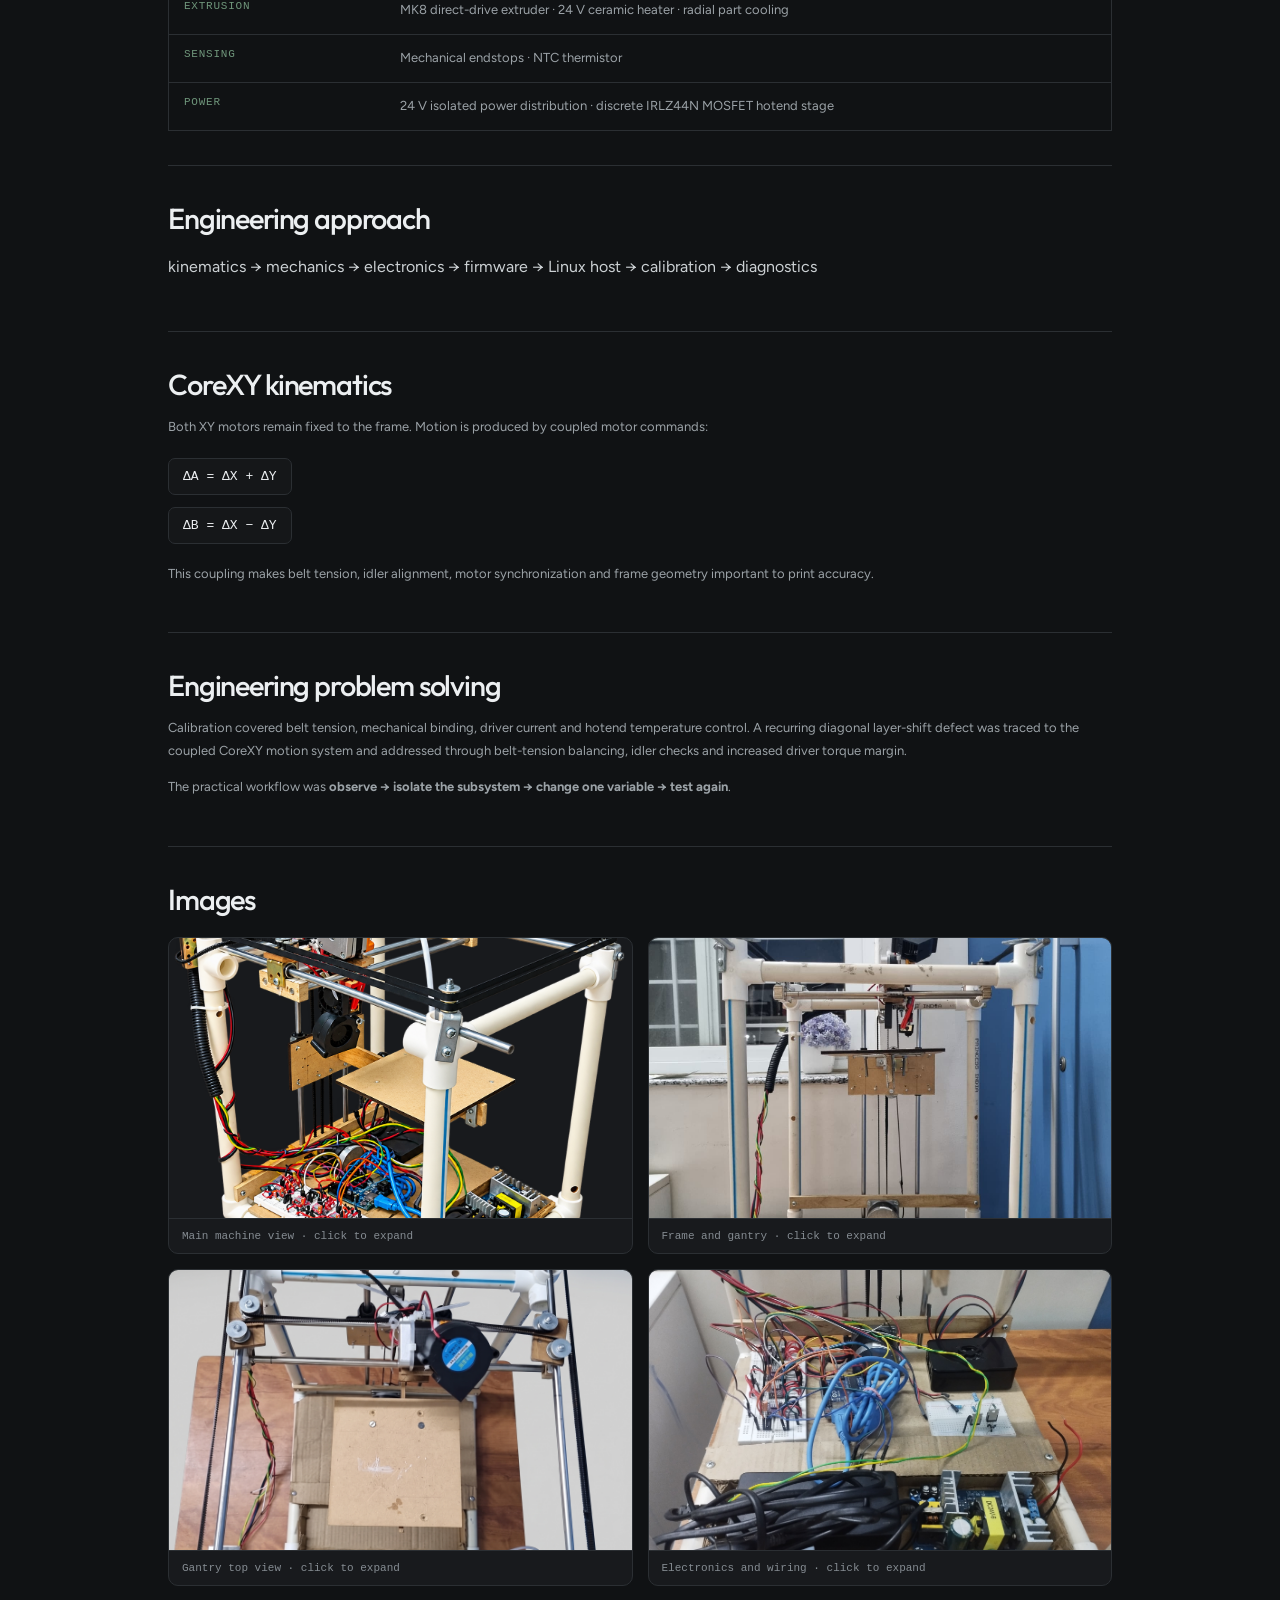
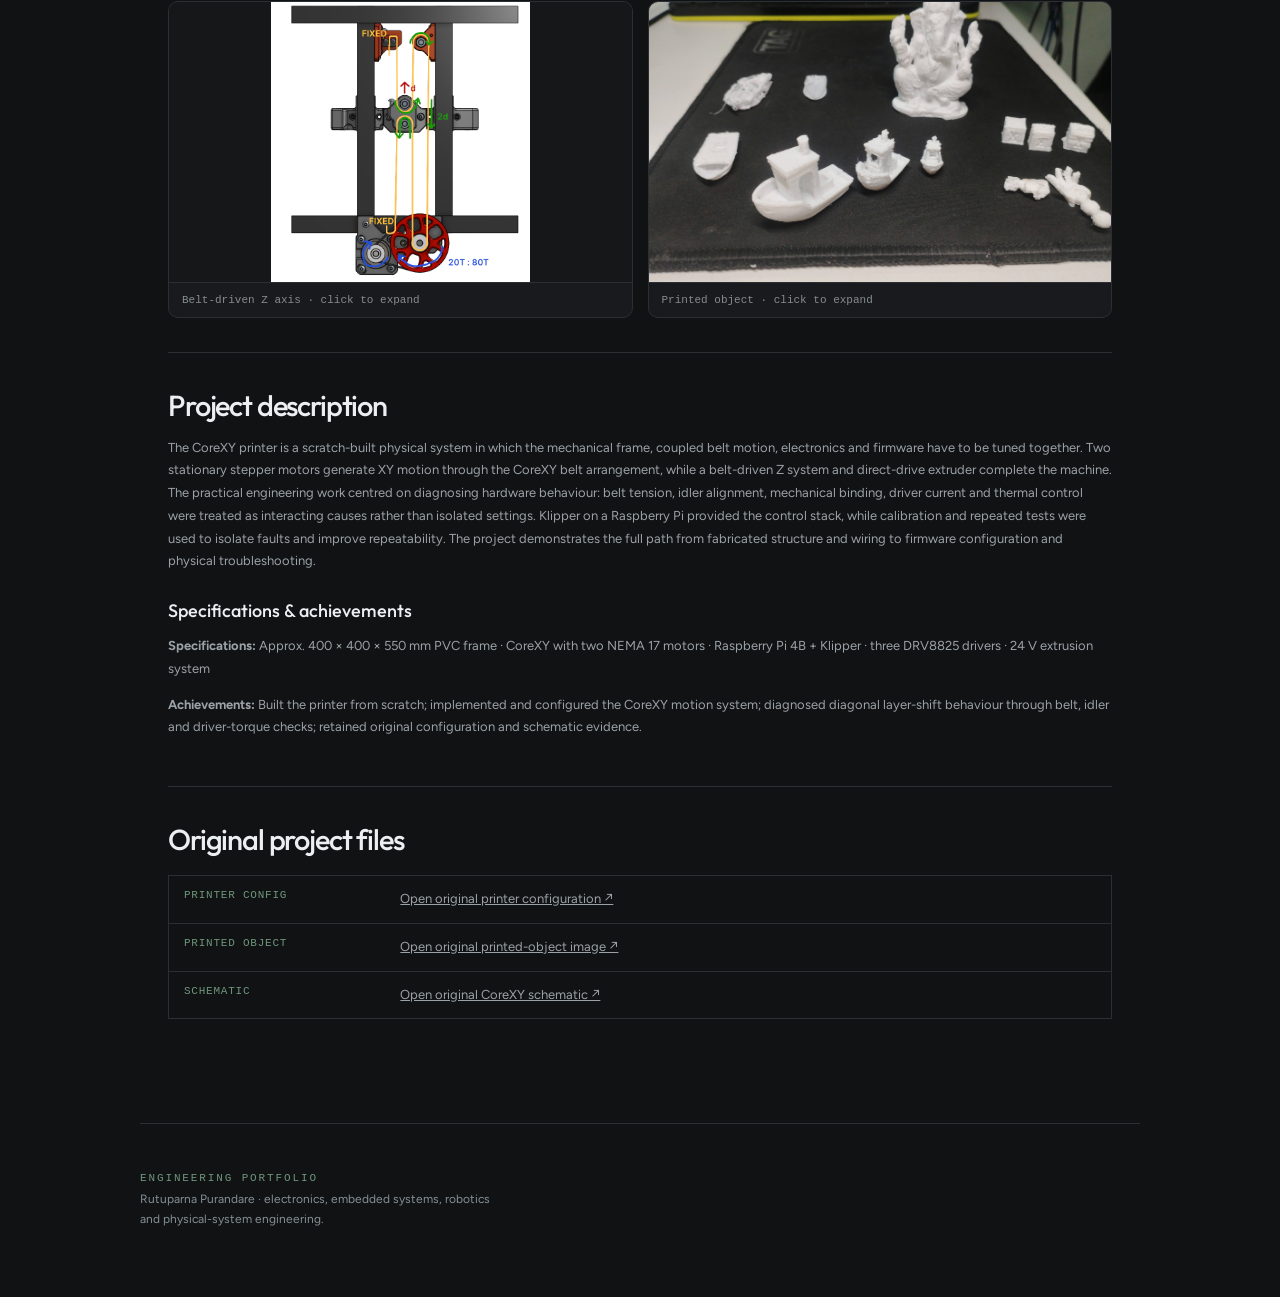
<file: projects/corexy.html>
<!doctype html><html lang="en"><head><meta charset="utf-8"><meta name="viewport" content="width=device-width,initial-scale=1"><title>CoreXY 3D Printer — Rutuparna Purandare</title><link rel="stylesheet" href="../styles.css"><link rel="stylesheet" href="../lightbox.css"></head><body><header class="topbar"><div class="nav"><a class="name" href="../index.html"><i></i>Rutuparna Purandare</a><nav><a href="../index.html#work">Work</a><a href="../index.html#research">Research</a><a href="../index.html#about">About</a></nav><a class="hire" href="../assets/RSP%20Resume.pdf" target="_blank">Resume ↗</a></div></header><main class="case-page"><div class="case-shell"><a class="case-back" href="../index.html#work">← Back to projects</a><section class="case-hero"><div class="case-hero-top"><div><p class="case-eyebrow">PROJECT 03 · MECHANICAL · EMBEDDED · 3D PRINTING</p><h1>CoreXY 3D Printer</h1><p class="case-lede">Designed and built a scratch-built FDM 3D printer around a <strong>CoreXY motion architecture</strong>. Mechanical fabrication, stepper-driven motion, embedded electronics and a Linux-based Klipper stack were developed together, with calibration used to diagnose real hardware behaviour.</p><p class="exploring">Exploring my capabilities.</p><div class="repo-actions"><a class="button" href="../research/3d-printer.html">Research notes ↗</a></div></div><figure class="overview-media"><img class="zoomable" src="../assets/corexy/images/Main%20corexy%20icon,%20banner%20image.png" alt="CoreXY 3D printer overview" loading="eager"><figcaption>Machine overview · click to expand</figcaption></figure></div><p class="case-section-label">SKILLS</p><div class="skills"><span class="skill">Mechanical Design</span><span class="skill">CoreXY Kinematics</span><span class="skill">Stepper Motor Control</span><span class="skill">Embedded Systems</span><span class="skill">Linux / Raspberry Pi</span><span class="skill">Klipper Configuration</span><span class="skill">Electronics Integration</span><span class="skill">Hardware Debugging</span><span class="skill">Calibration</span><span class="skill">System Integration</span></div><div class="case-tags"><span class="case-tag">COREXY KINEMATICS</span><span class="case-tag">KLIPPER</span><span class="case-tag">STEPPER CONTROL</span><span class="case-tag">MECHANICAL FABRICATION</span></div><div class="case-grid"><article class="case-card"><h3>Motion architecture</h3><p>Two stationary NEMA 17 motors drive the XY gantry through GT2 belts. Salvaged 8 mm steel rods and LM8UU bearings form the linear motion system.</p></article><article class="case-card"><h3>Structure</h3><p>Approximately 400 × 400 × 550 mm PVC frame with plywood/MDF structural plates and mechanical brackets.</p></article><article class="case-card"><h3>Z axis</h3><p>Belt-driven Z using a continuous GT2 loop and pulley reduction instead of lead screws.</p></article><article class="case-card"><h3>Toolhead</h3><p>MK8 direct-drive extruder, 24 V ceramic heater and radial part-cooling fan.</p></article></div></section><section class="case-content"><div class="case-block"><h2>System at a glance</h2><table class="tech-table"><tr><th>MOTION</th><td>CoreXY · two stationary NEMA 17 motors · GT2 belts</td></tr><tr><th>STRUCTURE</th><td>Approx. 400 × 400 × 550 mm PVC frame · plywood/MDF plates · 8 mm rods · LM8UU bearings</td></tr><tr><th>CONTROL</th><td>Raspberry Pi 4B · Klipper · Moonraker · Mainsail · Arduino Uno</td></tr><tr><th>DRIVERS</th><td>Three DRV8825 modules with manually calibrated Vref</td></tr><tr><th>EXTRUSION</th><td>MK8 direct-drive extruder · 24 V ceramic heater · radial part cooling</td></tr><tr><th>SENSING</th><td>Mechanical endstops · NTC thermistor</td></tr><tr><th>POWER</th><td>24 V isolated power distribution · discrete IRLZ44N MOSFET hotend stage</td></tr></table></div><div class="case-block"><h2>Engineering approach</h2><p class="impact">kinematics → mechanics → electronics → firmware → Linux host → calibration → diagnostics</p></div><div class="case-block"><h2>CoreXY kinematics</h2><p>Both XY motors remain fixed to the frame. Motion is produced by coupled motor commands:</p><div class="equation">ΔA = ΔX + ΔY</div><br><div class="equation">ΔB = ΔX − ΔY</div><p>This coupling makes belt tension, idler alignment, motor synchronization and frame geometry important to print accuracy.</p></div><div class="case-block"><h2>Engineering problem solving</h2><p>Calibration covered belt tension, mechanical binding, driver current and hotend temperature control. A recurring diagonal layer-shift defect was traced to the coupled CoreXY motion system and addressed through belt-tension balancing, idler checks and increased driver torque margin.</p><p>The practical workflow was <strong>observe → isolate the subsystem → change one variable → test again</strong>.</p></div><div class="case-block"><h2>Images</h2><div class="media-grid"><figure class="figure"><img class="zoomable" src="../assets/corexy/images/Main%20corexy%20icon,%20banner%20image.png" alt="CoreXY printer main view" loading="lazy"><figcaption>Main machine view · click to expand</figcaption></figure><figure class="figure"><img class="zoomable" src="../assets/corexy/images/front%20view%20frame%20only.jpeg" alt="CoreXY printer front frame view" loading="lazy"><figcaption>Frame and gantry · click to expand</figcaption></figure><figure class="figure"><img class="zoomable" src="../assets/corexy/images/gantry%20top%20view.png" alt="CoreXY gantry top view" loading="lazy"><figcaption>Gantry top view · click to expand</figcaption></figure><figure class="figure"><img class="zoomable" src="../assets/corexy/corexy%20wiring%20pic.jpg" alt="CoreXY printer wiring" loading="lazy"><figcaption>Electronics and wiring · click to expand</figcaption></figure><figure class="figure contain"><img class="zoomable" src="../assets/corexy/belted%20z%20axis.png" alt="CoreXY belt-driven Z axis" loading="lazy"><figcaption>Belt-driven Z axis · click to expand</figcaption></figure></div></div></section><section class="notes-placeholder"><h2>Project notes</h2><div class="notes-editor"><p>EDIT THIS BOX DIRECTLY IN THE REPO. Add your motivation, research notes, design decisions, lessons, future changes or other project context here.</p></div></section></div></main><footer><div class="case-footer"><label>THE ENGINEERING PRACTICE</label><p>Rutuparna Purandare · electronics, embedded systems, robotics and physical-system engineering.</p></div></footer><script src="../lightbox.js"></script></body></html>
</file>
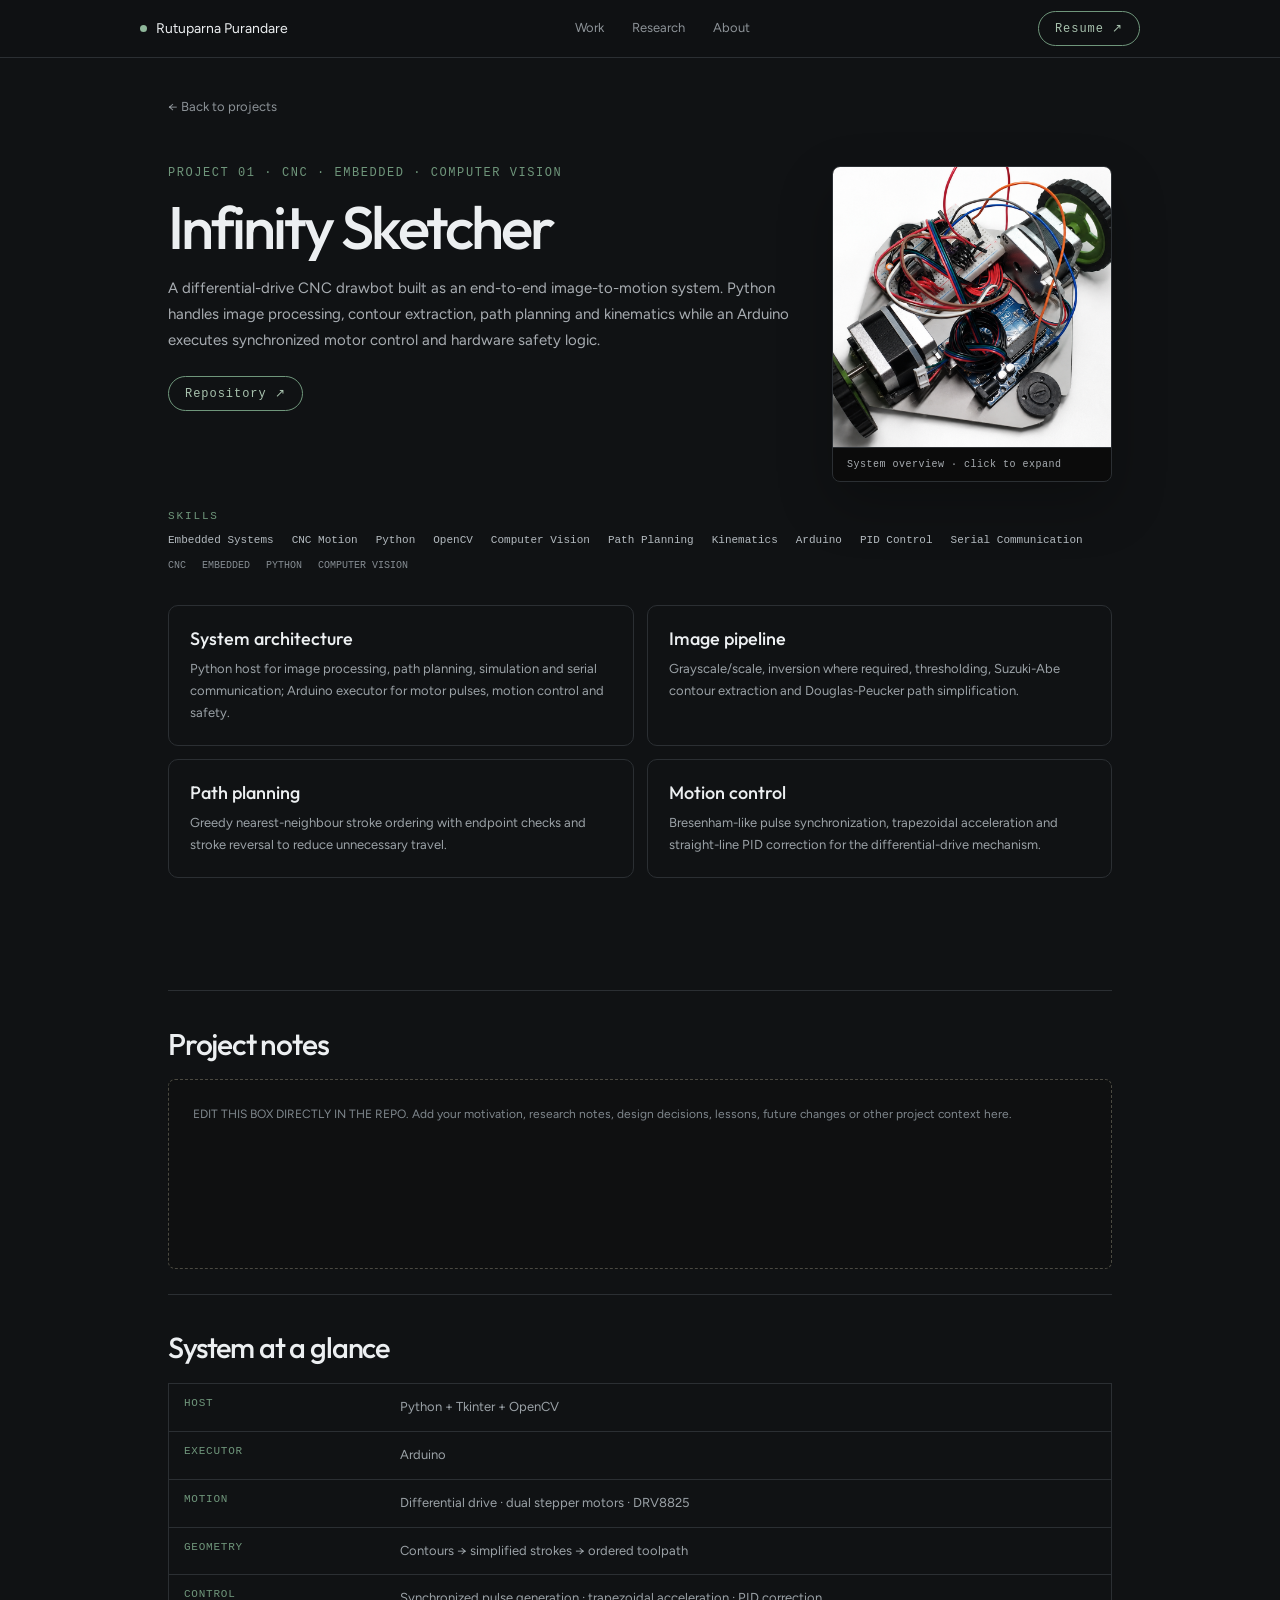
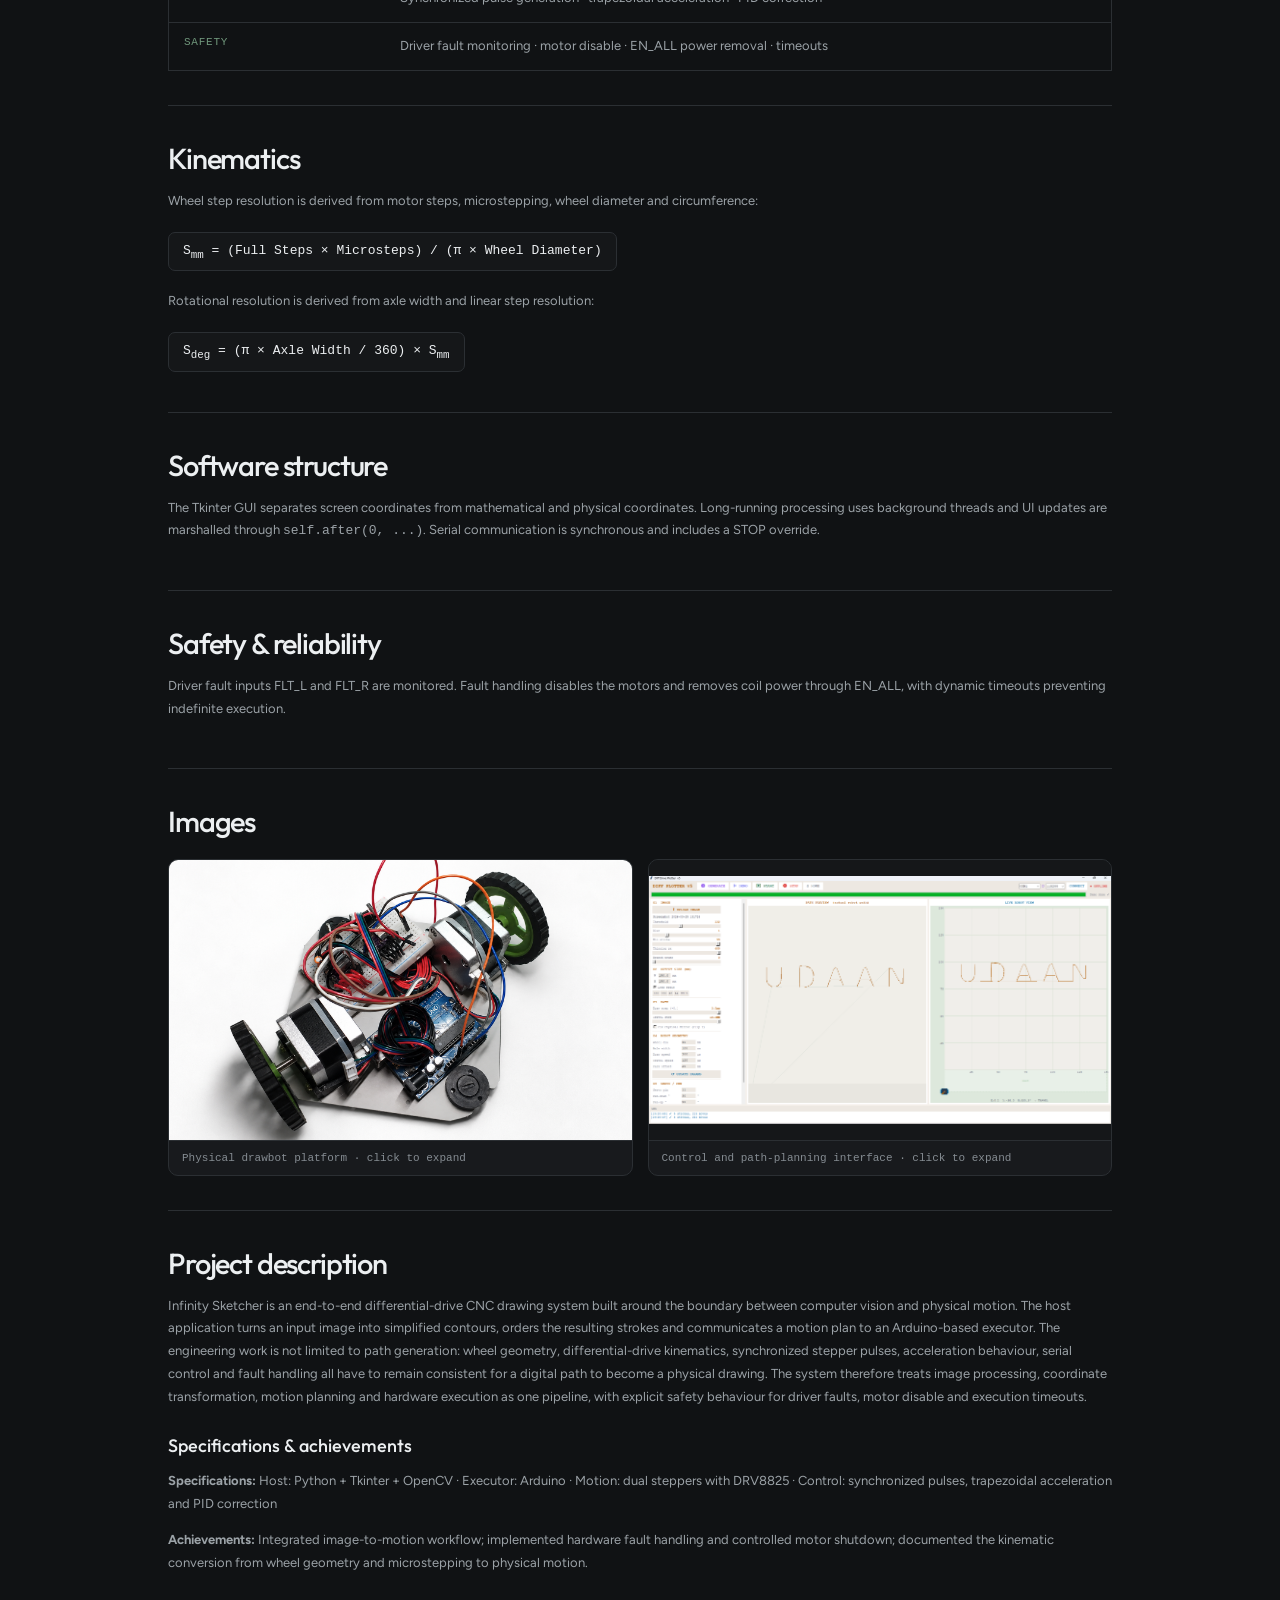
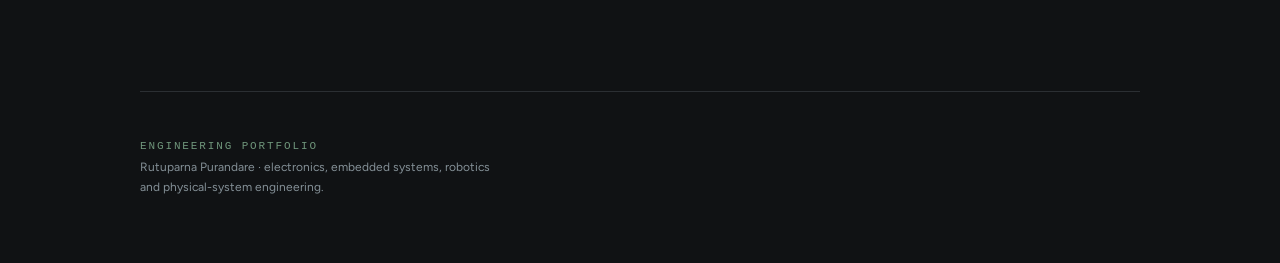
<file: projects/infinity-sketcher.html>
<!doctype html><html lang="en"><head><meta charset="utf-8"><meta name="viewport" content="width=device-width,initial-scale=1"><title>Infinity Sketcher — Rutuparna Purandare</title><link rel="stylesheet" href="../styles.css"><link rel="stylesheet" href="../lightbox.css"></head><body><header class="topbar"><div class="nav"><a class="name" href="../index.html"><i></i>Rutuparna Purandare</a><nav><a href="../index.html#work">Work</a><a href="../index.html#research">Research</a><a href="../index.html#about">About</a></nav><a class="hire" href="../assets/RSP%20Resume.pdf" target="_blank">Resume ↗</a></div></header><main class="case-page"><div class="case-shell"><a class="case-back" href="../index.html#work">← Back to projects</a><section class="case-hero"><div class="case-hero-top"><div><p class="case-eyebrow">PROJECT 01 · CNC · EMBEDDED · COMPUTER VISION</p><h1>Infinity Sketcher</h1><p class="case-lede">A differential-drive CNC drawbot built as an end-to-end image-to-motion system. Python handles image processing, contour extraction, path planning and kinematics while an Arduino executes synchronized motor control and hardware safety logic.</p><p class="exploring">Exploring my capabilities.</p><div class="repo-actions"><a class="button" href="https://github.com/Rutu2701/Infinity-Sketcher" target="_blank" rel="noreferrer">Repository ↗</a></div></div><figure class="overview-media"><img class="zoomable" src="../assets/infinity-sketcher/image%20of%20vehicle" alt="Infinity Sketcher differential-drive drawing robot" loading="eager"><figcaption>System overview · click to expand</figcaption></figure></div><p class="case-section-label">SKILLS</p><div class="skills"><span class="skill">Embedded Systems</span><span class="skill">CNC Motion</span><span class="skill">Python</span><span class="skill">OpenCV</span><span class="skill">Computer Vision</span><span class="skill">Path Planning</span><span class="skill">Kinematics</span><span class="skill">Arduino</span><span class="skill">PID Control</span><span class="skill">Serial Communication</span></div><div class="case-tags"><span class="case-tag">CNC</span><span class="case-tag">EMBEDDED</span><span class="case-tag">PYTHON</span><span class="case-tag">COMPUTER VISION</span></div><div class="case-grid"><article class="case-card"><h3>System architecture</h3><p>Python host for image processing, path planning, simulation and serial communication; Arduino executor for motor pulses, motion control and safety.</p></article><article class="case-card"><h3>Image pipeline</h3><p>Grayscale/scale, inversion where required, thresholding, Suzuki-Abe contour extraction and Douglas-Peucker path simplification.</p></article><article class="case-card"><h3>Path planning</h3><p>Greedy nearest-neighbour stroke ordering with endpoint checks and stroke reversal to reduce unnecessary travel.</p></article><article class="case-card"><h3>Motion control</h3><p>Bresenham-like pulse synchronization, trapezoidal acceleration and straight-line PID correction for the differential-drive mechanism.</p></article></div></section><section class="case-content"><div class="case-block"><h2>System at a glance</h2><table class="tech-table"><tr><th>HOST</th><td>Python + Tkinter + OpenCV</td></tr><tr><th>EXECUTOR</th><td>Arduino</td></tr><tr><th>MOTION</th><td>Differential drive · dual stepper motors · DRV8825</td></tr><tr><th>GEOMETRY</th><td>Contours → simplified strokes → ordered toolpath</td></tr><tr><th>CONTROL</th><td>Synchronized pulse generation · trapezoidal acceleration · PID correction</td></tr><tr><th>SAFETY</th><td>Driver fault monitoring · motor disable · EN_ALL power removal · timeouts</td></tr></table></div><div class="case-block"><h2>Kinematics</h2><p>Wheel step resolution is derived from motor steps, microstepping, wheel diameter and circumference:</p><div class="equation">S<sub>mm</sub> = (Full Steps × Microsteps) / (π × Wheel Diameter)</div><p>Rotational resolution is derived from axle width and linear step resolution:</p><div class="equation">S<sub>deg</sub> = (π × Axle Width / 360) × S<sub>mm</sub></div></div><div class="case-block"><h2>Software structure</h2><p>The Tkinter GUI separates screen coordinates from mathematical and physical coordinates. Long-running processing uses background threads and UI updates are marshalled through <code>self.after(0, ...)</code>. Serial communication is synchronous and includes a STOP override.</p></div><div class="case-block"><h2>Safety & reliability</h2><p>Driver fault inputs FLT_L and FLT_R are monitored. Fault handling disables the motors and removes coil power through EN_ALL, with dynamic timeouts preventing indefinite execution.</p></div><div class="case-block"><h2>Images</h2><div class="media-grid"><figure class="figure"><img class="zoomable" src="../assets/infinity-sketcher/image%20of%20vehicle" alt="Infinity Sketcher differential-drive drawing robot" loading="lazy"><figcaption>Physical drawbot platform · click to expand</figcaption></figure><figure class="figure contain"><img class="zoomable" src="../assets/infinity-sketcher/infinity%20sket%20gui.png" alt="Infinity Sketcher GUI" loading="lazy"><figcaption>Control and path-planning interface · click to expand</figcaption></figure></div></div></section><section class="notes-placeholder"><h2>Project notes</h2><div class="notes-editor"><p>EDIT THIS BOX DIRECTLY IN THE REPO. Add your motivation, research notes, design decisions, lessons, future changes or other project context here.</p></div></section></div></main><footer><div class="case-footer"><label>THE ENGINEERING PRACTICE</label><p>Rutuparna Purandare · electronics, embedded systems, robotics and physical-system engineering.</p></div></footer><script src="../lightbox.js"></script></body></html>
</file>
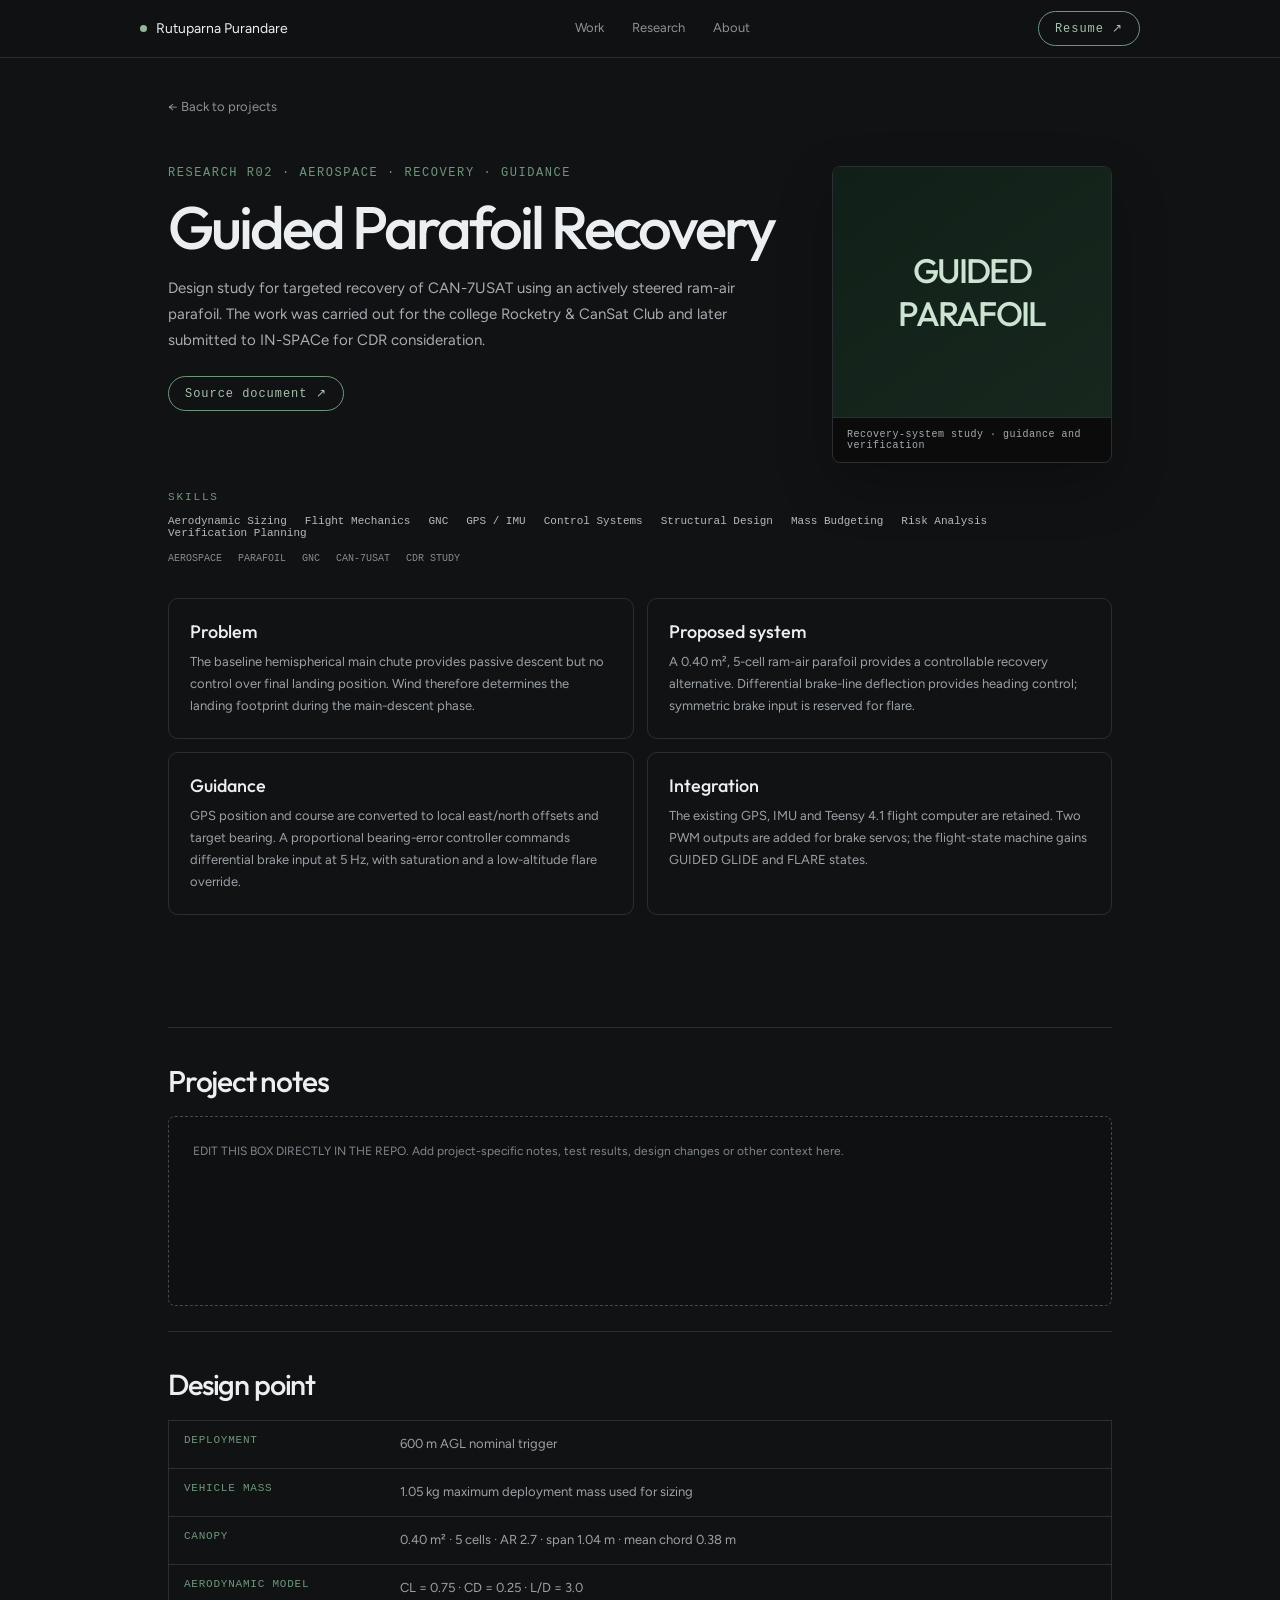
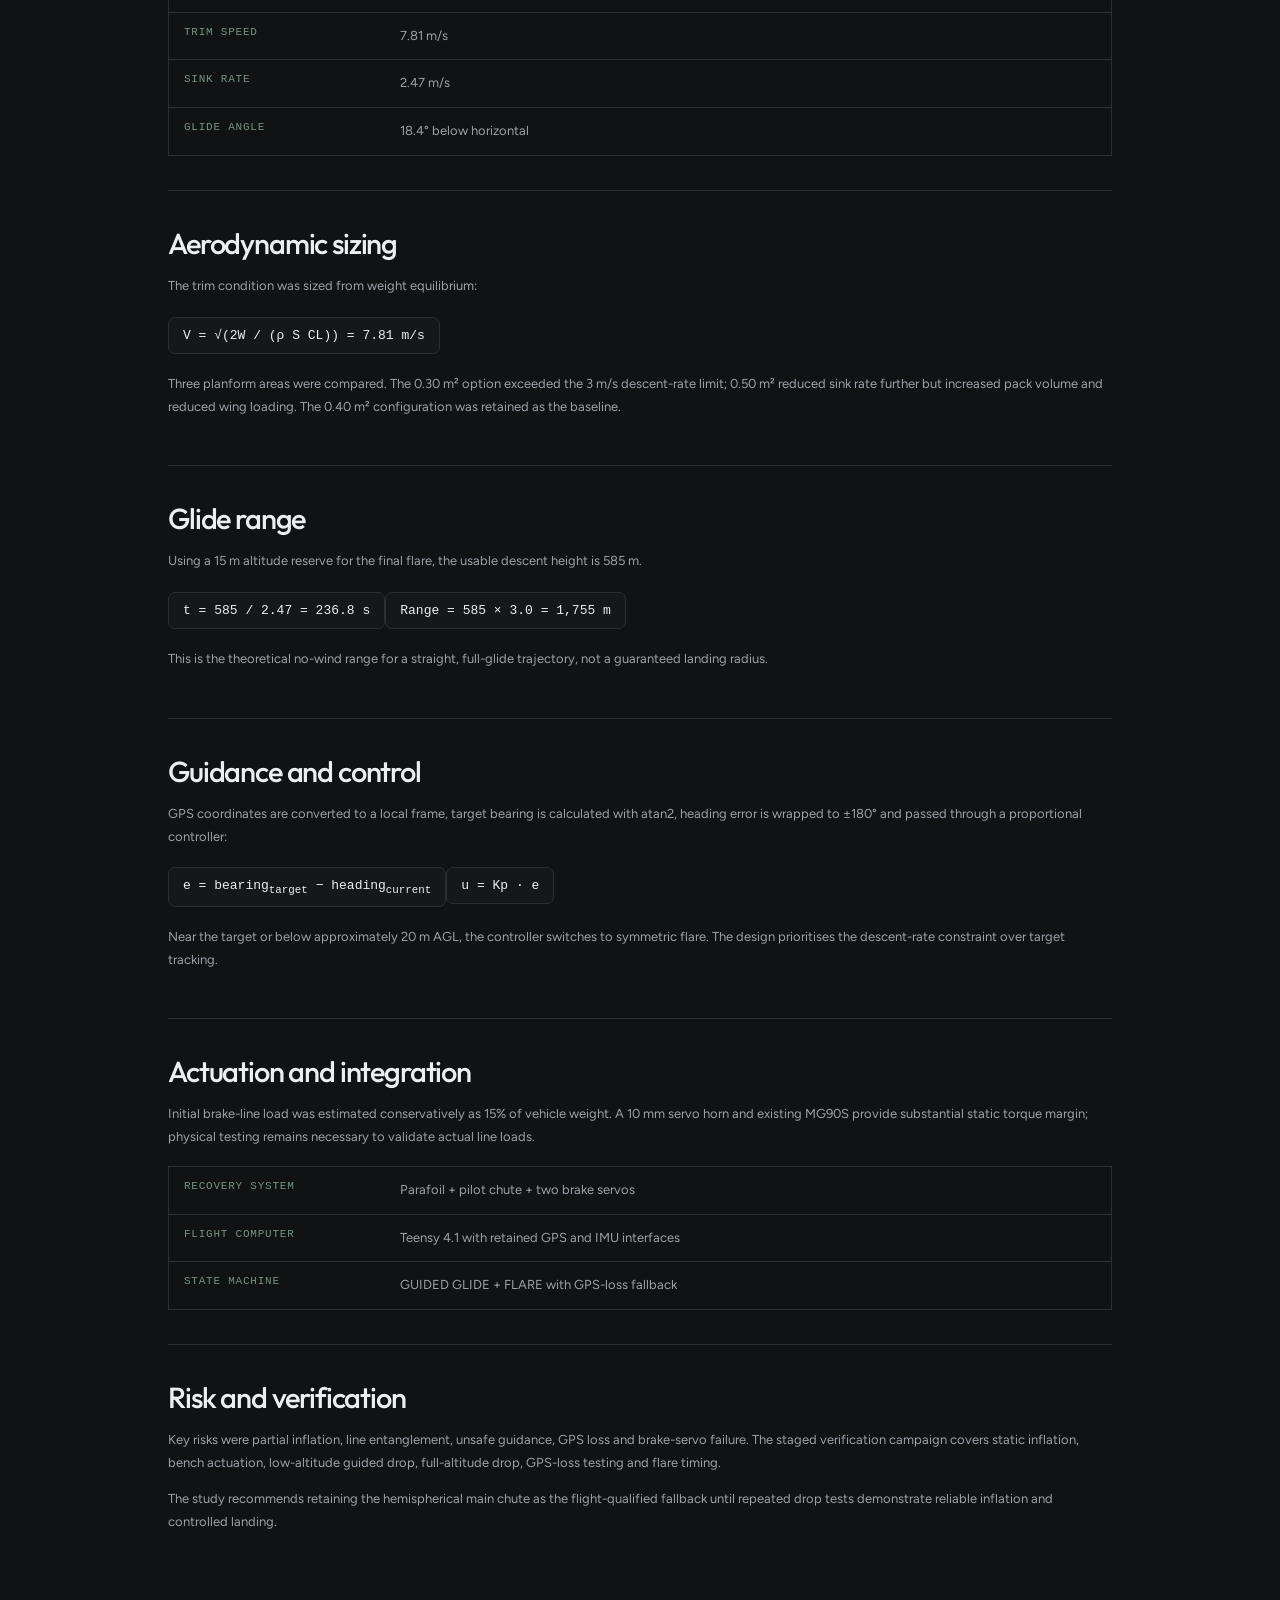
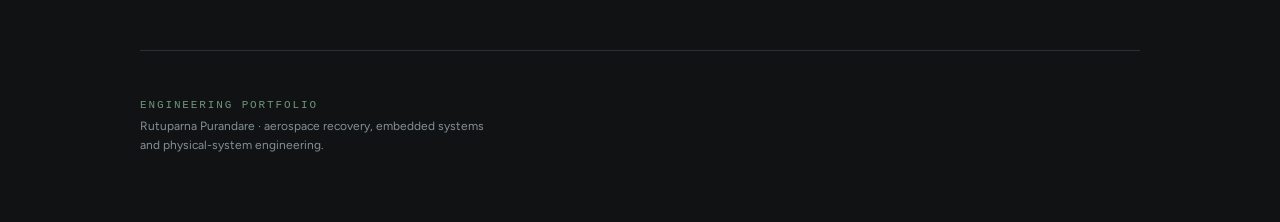
<file: projects/parafoil-target-landing.html>
<!doctype html><html lang="en"><head><meta charset="utf-8"><meta name="viewport" content="width=device-width,initial-scale=1"><title>Guided Parafoil Recovery — Rutuparna Purandare</title><link rel="stylesheet" href="../styles.css"><link rel="stylesheet" href="../lightbox.css"></head><body><header class="topbar"><div class="nav"><a class="name" href="../index.html"><i></i>Rutuparna Purandare</a><nav><a href="../index.html#work">Work</a><a href="../index.html#research">Research</a><a href="../index.html#about">About</a></nav><a class="hire" href="../assets/RSP%20Resume.pdf" target="_blank">Resume ↗</a></div></header><main class="case-page"><div class="case-shell"><a class="case-back" href="../index.html#work">← Back to projects</a><section class="case-hero"><div class="case-hero-top"><div><p class="case-eyebrow">RESEARCH R02 · AEROSPACE · RECOVERY · GUIDANCE</p><h1>Guided Parafoil Recovery</h1><p class="case-lede">Design study for targeted recovery of CAN-7USAT using an actively steered ram-air parafoil. The work was carried out for the college Rocketry &amp; CanSat Club and later submitted to IN-SPACe for CDR consideration.</p><p class="exploring">Exploring my capabilities.</p><div class="repo-actions"><a class="button" href="../source/parafoil-design-study.html">Source document ↗</a></div></div><figure class="overview-media"><div style="height:250px;display:flex;align-items:center;justify-content:center;background:linear-gradient(145deg,#102018,#18271e);font:500 34px var(--display);letter-spacing:-.05em;color:#cde4d3;text-align:center">GUIDED<br>PARAFOIL</div><figcaption>Recovery-system study · guidance and verification</figcaption></figure></div><p class="case-section-label">SKILLS</p><div class="skills"><span class="skill">Aerodynamic Sizing</span><span class="skill">Flight Mechanics</span><span class="skill">GNC</span><span class="skill">GPS / IMU</span><span class="skill">Control Systems</span><span class="skill">Structural Design</span><span class="skill">Mass Budgeting</span><span class="skill">Risk Analysis</span><span class="skill">Verification Planning</span></div><div class="case-tags"><span class="case-tag">AEROSPACE</span><span class="case-tag">PARAFOIL</span><span class="case-tag">GNC</span><span class="case-tag">CAN-7USAT</span><span class="case-tag">CDR STUDY</span></div><div class="case-grid"><article class="case-card"><h3>Problem</h3><p>The baseline hemispherical main chute provides passive descent but no control over final landing position. Wind therefore determines the landing footprint during the main-descent phase.</p></article><article class="case-card"><h3>Proposed system</h3><p>A 0.40 m², 5-cell ram-air parafoil provides a controllable recovery alternative. Differential brake-line deflection provides heading control; symmetric brake input is reserved for flare.</p></article><article class="case-card"><h3>Guidance</h3><p>GPS position and course are converted to local east/north offsets and target bearing. A proportional bearing-error controller commands differential brake input at 5 Hz, with saturation and a low-altitude flare override.</p></article><article class="case-card"><h3>Integration</h3><p>The existing GPS, IMU and Teensy 4.1 flight computer are retained. Two PWM outputs are added for brake servos; the flight-state machine gains GUIDED GLIDE and FLARE states.</p></article></div></section><section class="case-content"><div class="case-block"><h2>Design point</h2><table class="tech-table"><tr><th>DEPLOYMENT</th><td>600 m AGL nominal trigger</td></tr><tr><th>VEHICLE MASS</th><td>1.05 kg maximum deployment mass used for sizing</td></tr><tr><th>CANOPY</th><td>0.40 m² · 5 cells · AR 2.7 · span 1.04 m · mean chord 0.38 m</td></tr><tr><th>AERODYNAMIC MODEL</th><td>CL = 0.75 · CD = 0.25 · L/D = 3.0</td></tr><tr><th>TRIM SPEED</th><td>7.81 m/s</td></tr><tr><th>SINK RATE</th><td>2.47 m/s</td></tr><tr><th>GLIDE ANGLE</th><td>18.4° below horizontal</td></tr></table></div><div class="case-block"><h2>Aerodynamic sizing</h2><p>The trim condition was sized from weight equilibrium:</p><div class="equation">V = √(2W / (ρ S CL)) = 7.81 m/s</div><p>Three planform areas were compared. The 0.30 m² option exceeded the 3 m/s descent-rate limit; 0.50 m² reduced sink rate further but increased pack volume and reduced wing loading. The 0.40 m² configuration was retained as the baseline.</p></div><div class="case-block"><h2>Glide range</h2><p>Using a 15 m altitude reserve for the final flare, the usable descent height is 585 m.</p><div class="equation">t = 585 / 2.47 = 236.8 s</div><div class="equation">Range = 585 × 3.0 = 1,755 m</div><p>This is the theoretical no-wind range for a straight, full-glide trajectory, not a guaranteed landing radius.</p></div><div class="case-block"><h2>Guidance and control</h2><p>GPS coordinates are converted to a local frame, target bearing is calculated with atan2, heading error is wrapped to ±180° and passed through a proportional controller:</p><div class="equation">e = bearing<sub>target</sub> − heading<sub>current</sub></div><div class="equation">u = Kp · e</div><p>Near the target or below approximately 20 m AGL, the controller switches to symmetric flare. The design prioritises the descent-rate constraint over target tracking.</p></div><div class="case-block"><h2>Actuation and integration</h2><p>Initial brake-line load was estimated conservatively as 15% of vehicle weight. A 10 mm servo horn and existing MG90S provide substantial static torque margin; physical testing remains necessary to validate actual line loads.</p><table class="tech-table"><tr><th>RECOVERY SYSTEM</th><td>Parafoil + pilot chute + two brake servos</td></tr><tr><th>FLIGHT COMPUTER</th><td>Teensy 4.1 with retained GPS and IMU interfaces</td></tr><tr><th>STATE MACHINE</th><td>GUIDED GLIDE + FLARE with GPS-loss fallback</td></tr></table></div><div class="case-block"><h2>Risk and verification</h2><p>Key risks were partial inflation, line entanglement, unsafe guidance, GPS loss and brake-servo failure. The staged verification campaign covers static inflation, bench actuation, low-altitude guided drop, full-altitude drop, GPS-loss testing and flare timing.</p><p>The study recommends retaining the hemispherical main chute as the flight-qualified fallback until repeated drop tests demonstrate reliable inflation and controlled landing.</p></div></section><section class="notes-placeholder"><h2>Project notes</h2><div class="notes-editor"><p>EDIT THIS BOX DIRECTLY IN THE REPO. Add project-specific notes, test results, design changes or other context here.</p></div></section></div></main><footer><div class="case-footer"><label>THE ENGINEERING PRACTICE</label><p>Rutuparna Purandare · aerospace recovery, embedded systems and physical-system engineering.</p></div></footer><script src="../lightbox.js"></script></body></html>
</file>
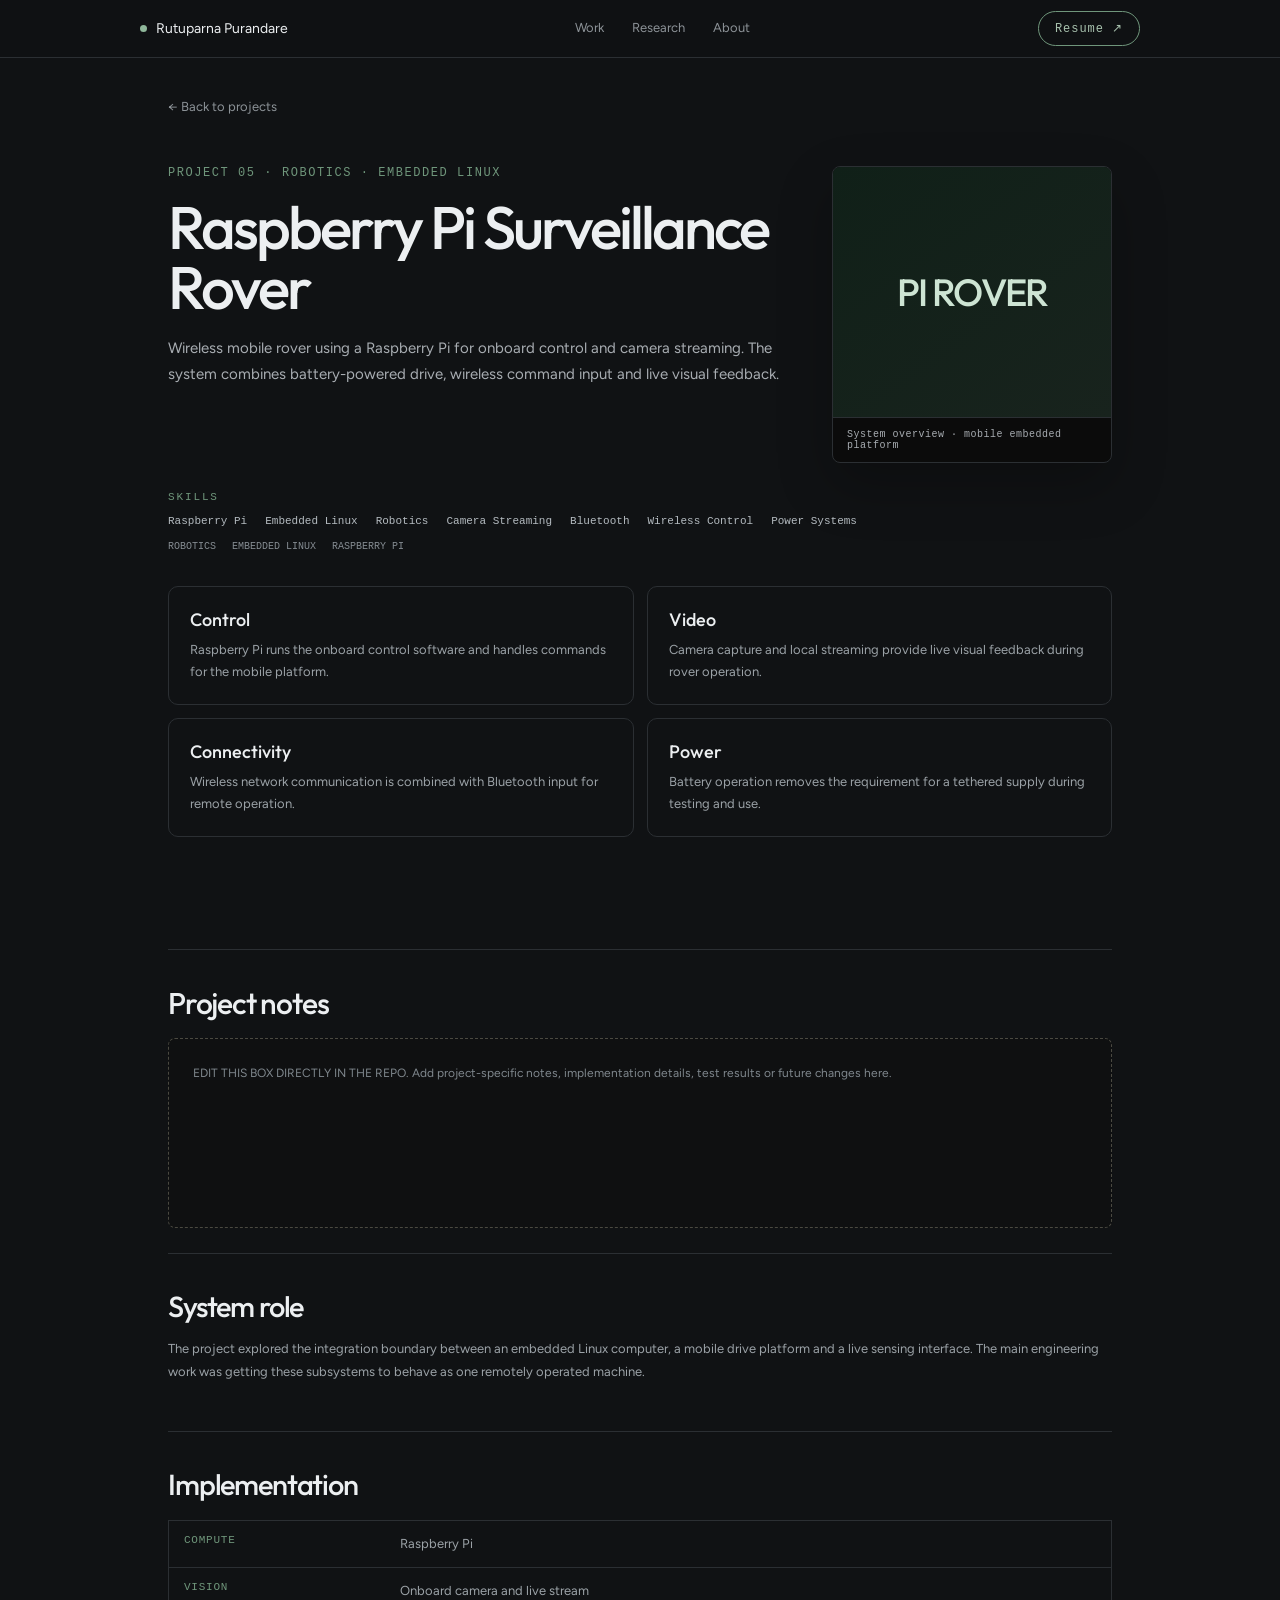
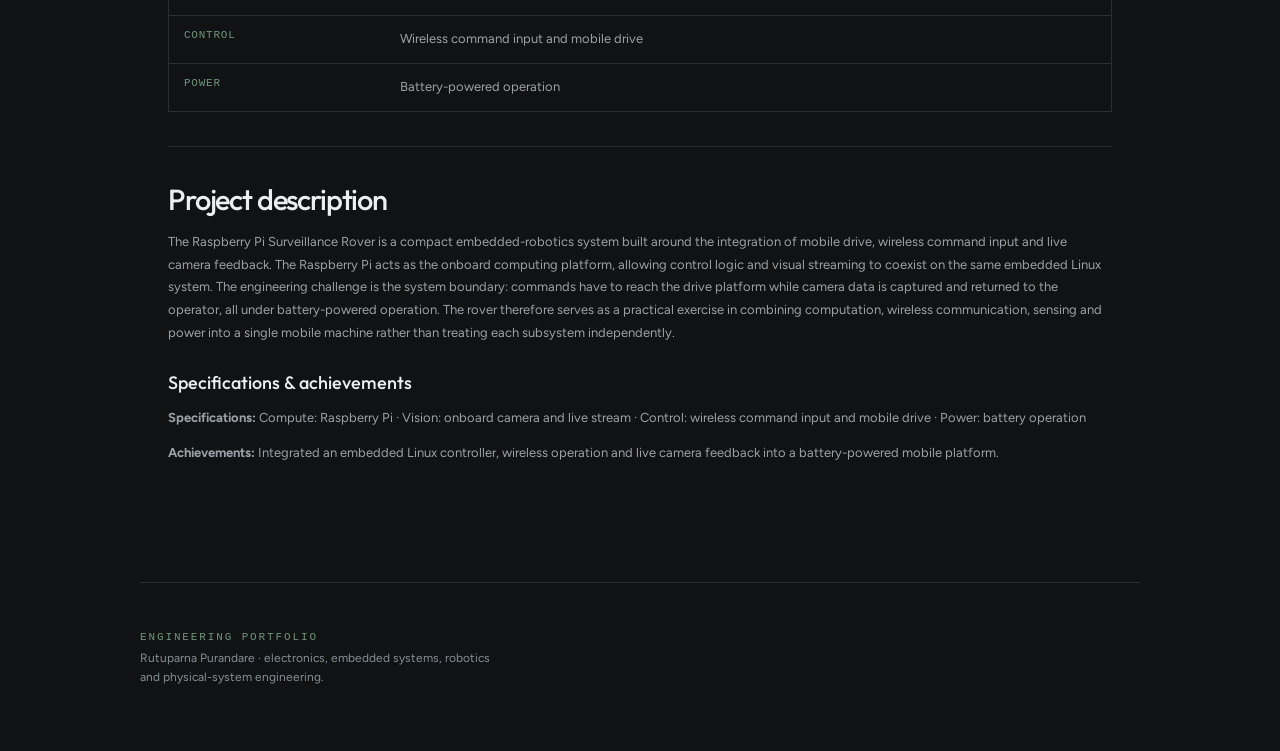
<file: projects/pi-rover.html>
<!doctype html><html lang="en"><head><meta charset="utf-8"><meta name="viewport" content="width=device-width,initial-scale=1"><title>Raspberry Pi Surveillance Rover — Rutuparna Purandare</title><link rel="stylesheet" href="../styles.css"><link rel="stylesheet" href="../lightbox.css"></head><body><header class="topbar"><div class="nav"><a class="name" href="../index.html"><i></i>Rutuparna Purandare</a><nav><a href="../index.html#work">Work</a><a href="../index.html#research">Research</a><a href="../index.html#about">About</a></nav><a class="hire" href="../assets/RSP%20Resume.pdf" target="_blank">Resume ↗</a></div></header><main class="case-page"><div class="case-shell"><a class="case-back" href="../index.html#work">← Back to projects</a><section class="case-hero"><div class="case-hero-top"><div><p class="case-eyebrow">PROJECT 05 · ROBOTICS · EMBEDDED LINUX</p><h1>Raspberry Pi Surveillance Rover</h1><p class="case-lede">Wireless mobile rover using a Raspberry Pi for onboard control and camera streaming. The system combines battery-powered drive, wireless command input and live visual feedback.</p><p class="exploring">Exploring my capabilities.</p></div><figure class="overview-media"><div style="height:250px;display:flex;align-items:center;justify-content:center;background:linear-gradient(145deg,#102018,#18231d);font:500 38px var(--display);letter-spacing:-.05em;color:#cde4d3">PI ROVER</div><figcaption>System overview · mobile embedded platform</figcaption></figure></div><p class="case-section-label">SKILLS</p><div class="skills"><span class="skill">Raspberry Pi</span><span class="skill">Embedded Linux</span><span class="skill">Robotics</span><span class="skill">Camera Streaming</span><span class="skill">Bluetooth</span><span class="skill">Wireless Control</span><span class="skill">Power Systems</span></div><div class="case-tags"><span class="case-tag">ROBOTICS</span><span class="case-tag">EMBEDDED LINUX</span><span class="case-tag">RASPBERRY PI</span></div><div class="case-grid"><article class="case-card"><h3>Control</h3><p>Raspberry Pi runs the onboard control software and handles commands for the mobile platform.</p></article><article class="case-card"><h3>Video</h3><p>Camera capture and local streaming provide live visual feedback during rover operation.</p></article><article class="case-card"><h3>Connectivity</h3><p>Wireless network communication is combined with Bluetooth input for remote operation.</p></article><article class="case-card"><h3>Power</h3><p>Battery operation removes the requirement for a tethered supply during testing and use.</p></article></div></section><section class="case-content"><div class="case-block"><h2>System role</h2><p>The project explored the integration boundary between an embedded Linux computer, a mobile drive platform and a live sensing interface. The main engineering work was getting these subsystems to behave as one remotely operated machine.</p></div><div class="case-block"><h2>Implementation</h2><table class="tech-table"><tr><th>COMPUTE</th><td>Raspberry Pi</td></tr><tr><th>VISION</th><td>Onboard camera and live stream</td></tr><tr><th>CONTROL</th><td>Wireless command input and mobile drive</td></tr><tr><th>POWER</th><td>Battery-powered operation</td></tr></table></div></section><section class="notes-placeholder"><h2>Project notes</h2><div class="notes-editor"><p>EDIT THIS BOX DIRECTLY IN THE REPO. Add project-specific notes, implementation details, test results or future changes here.</p></div></section></div></main><footer><div class="case-footer"><label>THE ENGINEERING PRACTICE</label><p>Rutuparna Purandare · electronics, embedded systems, robotics and physical-system engineering.</p></div></footer><script src="../lightbox.js"></script></body></html>
</file>
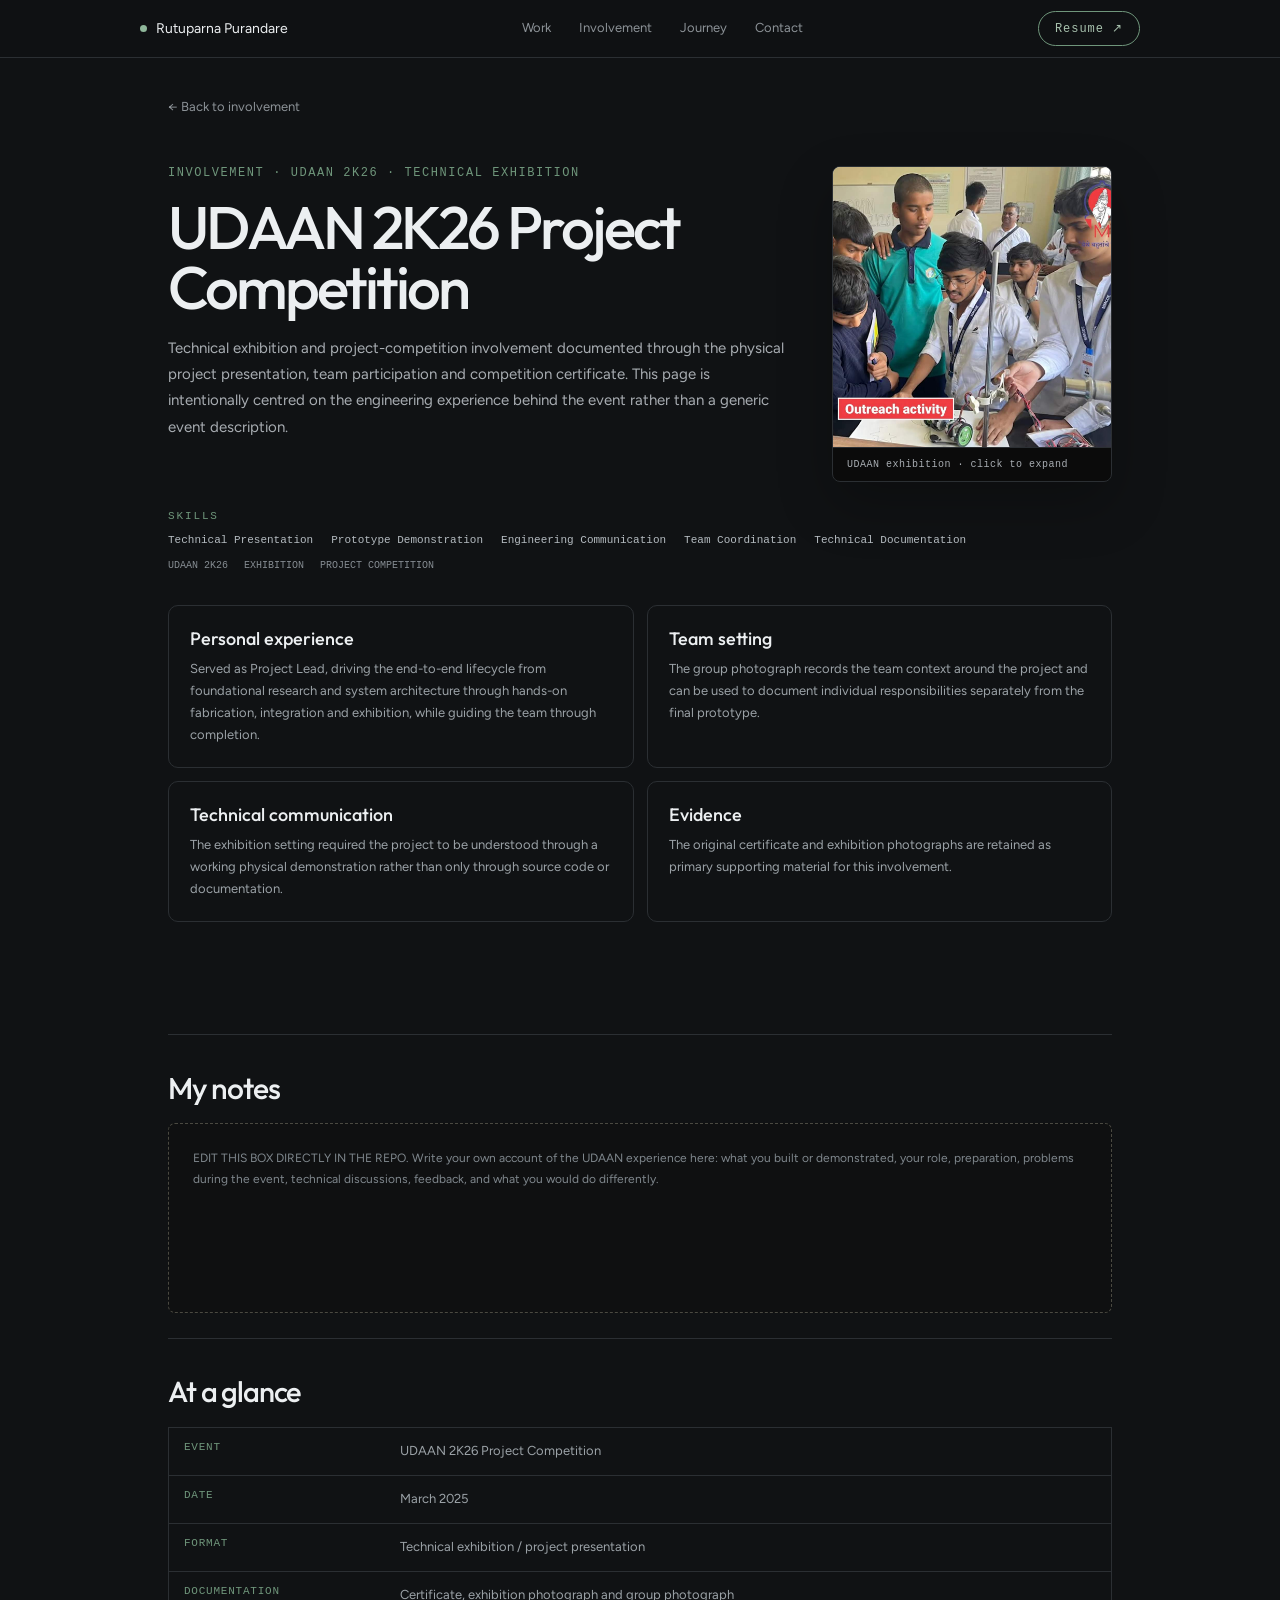
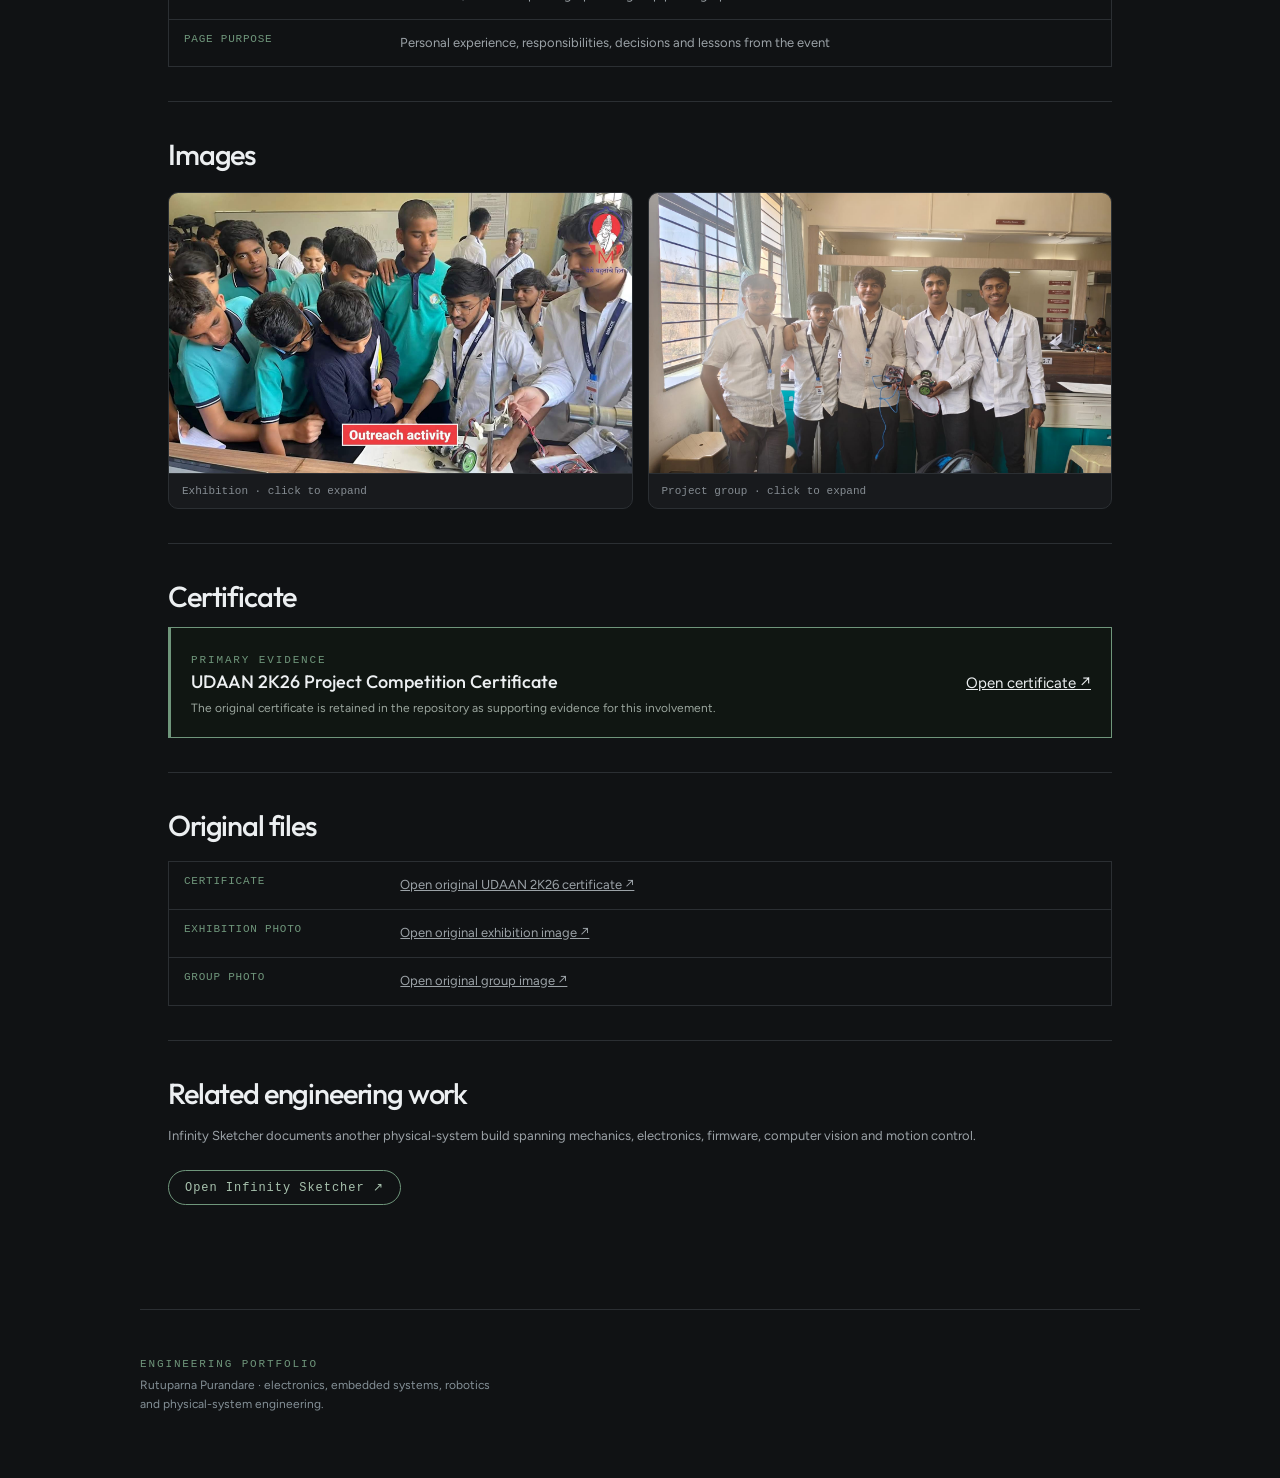
<file: projects/udaan.html>
<!doctype html><html lang="en"><head><meta charset="utf-8"><meta name="viewport" content="width=device-width,initial-scale=1"><title>UDAAN 2K26 — Rutuparna Purandare</title><link rel="stylesheet" href="../styles.css"><link rel="stylesheet" href="../lightbox.css"><style>.certificate-panel{display:flex;align-items:center;justify-content:space-between;gap:20px;border:1px solid var(--green2);border-left:3px solid var(--green2);padding:18px 20px;background:#101612}.certificate-panel .case-section-label{margin:0 0 7px}.certificate-panel h3{font:500 18px var(--display);margin:0 0 5px}.certificate-panel p{margin:0;color:#9ba69e;font-size:12px}.certificate-panel .button{white-space:nowrap}</style></head><body><header class="topbar"><div class="nav"><a class="name" href="../index.html"><i></i>Rutuparna Purandare</a><nav><a href="../index.html#work">Work</a><a href="../index.html#highlights">Involvement</a><a href="../index.html#journey">Journey</a><a href="../index.html#contact">Contact</a></nav><a class="hire" href="../assets/RSP%20Resume.pdf" target="_blank">Resume ↗</a></div></header><main class="case-page"><div class="case-shell"><a class="case-back" href="../index.html#highlights">← Back to involvement</a><section class="case-hero"><div class="case-hero-top"><div><p class="case-eyebrow">INVOLVEMENT · UDAAN 2K26 · TECHNICAL EXHIBITION</p><h1>UDAAN 2K26 Project Competition</h1><p class="case-lede">Technical exhibition and project-competition involvement documented through the physical project presentation, team participation and competition certificate. This page is intentionally centred on the engineering experience behind the event rather than a generic event description.</p></div><figure class="overview-media"><img class="zoomable" src="../assets/udaan/images/exhibition.jpg" alt="UDAAN 2K26 technical exhibition" loading="eager" style="object-position:72% center"><figcaption>UDAAN exhibition · click to expand</figcaption></figure></div><p class="case-section-label">SKILLS</p><div class="skills"><span class="skill">Technical Presentation</span><span class="skill">Prototype Demonstration</span><span class="skill">Engineering Communication</span><span class="skill">Team Coordination</span><span class="skill">Technical Documentation</span></div><div class="case-tags"><span class="case-tag">UDAAN 2K26</span><span class="case-tag">EXHIBITION</span><span class="case-tag">PROJECT COMPETITION</span></div><div class="case-grid"><article class="case-card"><h3>Personal experience</h3><p>Use the notes section below to document what you personally handled, what failed during preparation or demonstration, how the project was explained, and what you learned from presenting a physical system.</p></article><article class="case-card"><h3>Team setting</h3><p>The group photograph records the team context around the project and can be used to document individual responsibilities separately from the final prototype.</p></article><article class="case-card"><h3>Technical communication</h3><p>The exhibition setting required the project to be understood through a working physical demonstration rather than only through source code or documentation.</p></article><article class="case-card"><h3>Evidence</h3><p>The original certificate and exhibition photographs are retained as primary supporting material for this involvement.</p></article></div></section><section class="case-content"><div class="case-block"><h2>At a glance</h2><table class="tech-table"><tr><th>EVENT</th><td>UDAAN 2K26 Project Competition</td></tr><tr><th>DATE</th><td>March 2025</td></tr><tr><th>FORMAT</th><td>Technical exhibition / project presentation</td></tr><tr><th>DOCUMENTATION</th><td>Certificate, exhibition photograph and group photograph</td></tr><tr><th>PAGE PURPOSE</th><td>Personal experience, responsibilities, decisions and lessons from the event</td></tr></table></div><div class="case-block"><h2>Images</h2><div class="media-grid"><figure class="figure"><img class="zoomable" src="../assets/udaan/images/exhibition.jpg" alt="UDAAN exhibition photograph" loading="lazy"><figcaption>Exhibition · click to expand</figcaption></figure><figure class="figure"><img class="zoomable" src="../assets/udaan/images/group.jpg" alt="UDAAN project group photograph" loading="lazy"><figcaption>Project group · click to expand</figcaption></figure></div></div><div class="case-block certificate-highlight"><h2>Certificate</h2><div class="certificate-panel"><div><span class="case-section-label">PRIMARY EVIDENCE</span><h3>UDAAN 2K26 Project Competition Certificate</h3><p>The original certificate is retained in the repository as supporting evidence for this involvement.</p></div><a class="button" href="../assets/udaan/docs/certificate.pdf" target="_blank">Open certificate ↗</a></div></div><div class="case-block"><h2>Original files</h2><table class="tech-table"><tr><th>CERTIFICATE</th><td><a href="../assets/udaan/docs/certificate.pdf" target="_blank">Open original UDAAN 2K26 certificate ↗</a></td></tr><tr><th>EXHIBITION PHOTO</th><td><a href="../assets/udaan/images/exhibition.jpg" target="_blank">Open original exhibition image ↗</a></td></tr><tr><th>GROUP PHOTO</th><td><a href="../assets/udaan/images/group.jpg" target="_blank">Open original group image ↗</a></td></tr></table></div></section><section class="notes-placeholder"><h2>My notes</h2><div class="notes-editor"><p>EDIT THIS BOX DIRECTLY IN THE REPO. Write your own account of the UDAAN experience here: what you built or demonstrated, your role, preparation, problems during the event, technical discussions, feedback, and what you would do differently.</p></div></section></div></main><footer><div class="case-footer"><label>THE ENGINEERING PRACTICE</label><p>Rutuparna Purandare · electronics, embedded systems, robotics and physical-system engineering.</p></div></footer><script src="../lightbox.js"></script></body></html>
</file>
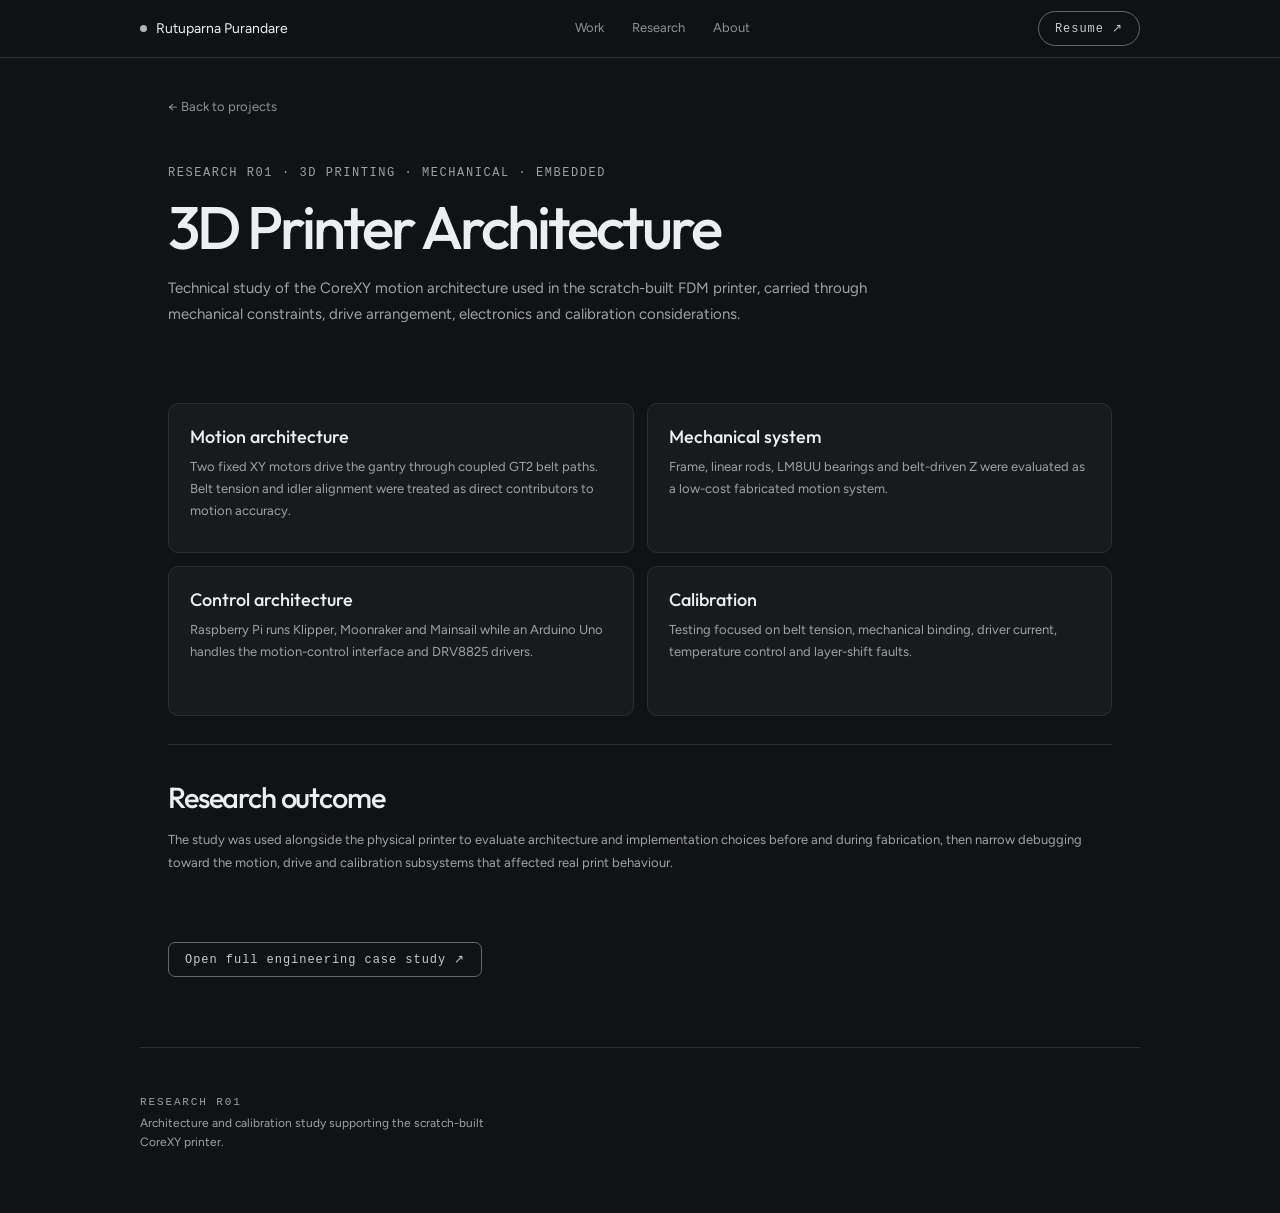
<file: research/3d-printer.html>
<!doctype html><html lang="en"><head><meta charset="utf-8"><meta name="viewport" content="width=device-width,initial-scale=1"><title>3D Printer Architecture — Rutuparna Purandare</title><link rel="stylesheet" href="../styles.css"><link rel="stylesheet" href="../neutral-theme.css"></head><body><header class="topbar"><div class="nav"><a class="name" href="../index.html"><i></i>Rutuparna Purandare</a><nav><a href="../index.html#work">Work</a><a href="../index.html#research">Research</a><a href="../index.html#about">About</a></nav><a class="hire" href="../assets/RSP%20Resume.pdf" target="_blank">Resume ↗</a></div></header><main class="case-page"><div class="case-shell"><a class="case-back" href="../index.html#work">← Back to projects</a><section class="case-hero"><p class="case-eyebrow">RESEARCH R01 · 3D PRINTING · MECHANICAL · EMBEDDED</p><h1>3D Printer Architecture</h1><p class="case-lede">Technical study of the CoreXY motion architecture used in the scratch-built FDM printer, carried through mechanical constraints, drive arrangement, electronics and calibration considerations.</p></section><section class="case-grid"><article class="case-card"><h3>Motion architecture</h3><p>Two fixed XY motors drive the gantry through coupled GT2 belt paths. Belt tension and idler alignment were treated as direct contributors to motion accuracy.</p></article><article class="case-card"><h3>Mechanical system</h3><p>Frame, linear rods, LM8UU bearings and belt-driven Z were evaluated as a low-cost fabricated motion system.</p></article><article class="case-card"><h3>Control architecture</h3><p>Raspberry Pi runs Klipper, Moonraker and Mainsail while an Arduino Uno handles the motion-control interface and DRV8825 drivers.</p></article><article class="case-card"><h3>Calibration</h3><p>Testing focused on belt tension, mechanical binding, driver current, temperature control and layer-shift faults.</p></article></section><section class="case-block" style="margin-top:28px"><h2>Research outcome</h2><p>The study was used alongside the physical printer to evaluate architecture and implementation choices before and during fabrication, then narrow debugging toward the motion, drive and calibration subsystems that affected real print behaviour.</p></section><div class="repo-actions"><a class="button" href="../projects/corexy.html">Open full engineering case study ↗</a></div></div></main><footer><div class="case-footer"><label>RESEARCH R01</label><p>Architecture and calibration study supporting the scratch-built CoreXY printer.</p></div></footer></body></html>
</file>
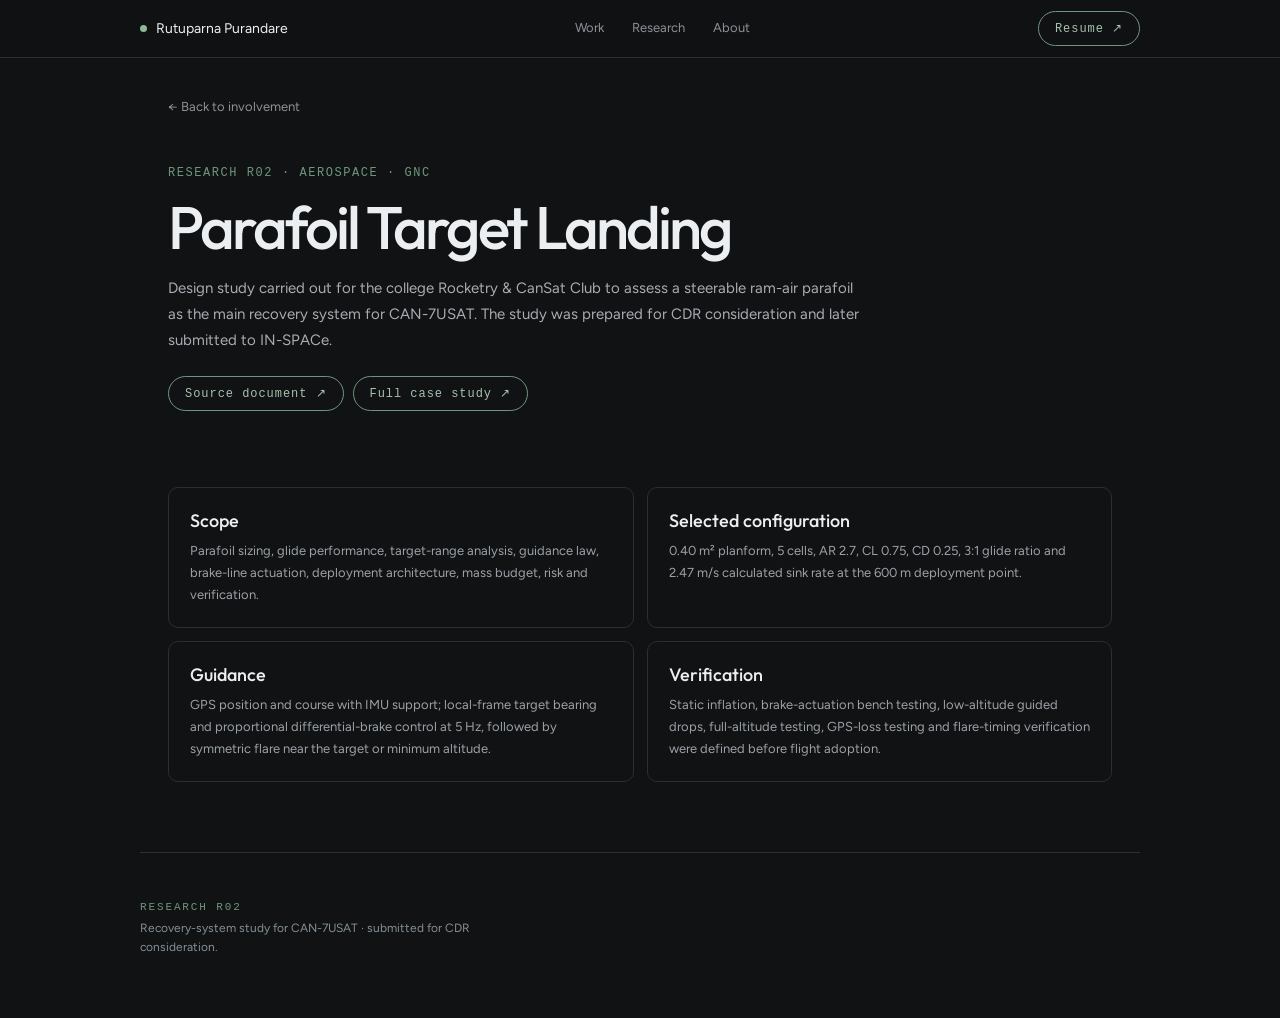
<file: research/parafoil-target-landing.html>
<!doctype html><html lang="en"><head><meta charset="utf-8"><meta name="viewport" content="width=device-width,initial-scale=1"><title>Parafoil Target Landing — Rutuparna Purandare</title><link rel="stylesheet" href="../styles.css"></head><body><header class="topbar"><div class="nav"><a class="name" href="../index.html"><i></i>Rutuparna Purandare</a><nav><a href="../index.html#work">Work</a><a href="../index.html#research">Research</a><a href="../index.html#about">About</a></nav><a class="hire" href="../assets/RSP%20Resume.pdf" target="_blank">Resume ↗</a></div></header><main class="case-page"><div class="case-shell"><a class="case-back" href="../index.html#highlights">← Back to involvement</a><section class="case-hero"><p class="case-eyebrow">RESEARCH R02 · AEROSPACE · GNC</p><h1>Parafoil Target Landing</h1><p class="case-lede">Design study carried out for the college Rocketry &amp; CanSat Club to assess a steerable ram-air parafoil as the main recovery system for CAN-7USAT. The study was prepared for CDR consideration and later submitted to IN-SPACe.</p><div class="repo-actions"><a class="button" href="../source/parafoil-design-study.html">Source document ↗</a><a class="button" href="../projects/parafoil-target-landing.html">Full case study ↗</a></div></section><section class="case-grid"><article class="case-card"><h3>Scope</h3><p>Parafoil sizing, glide performance, target-range analysis, guidance law, brake-line actuation, deployment architecture, mass budget, risk and verification.</p></article><article class="case-card"><h3>Selected configuration</h3><p>0.40 m² planform, 5 cells, AR 2.7, CL 0.75, CD 0.25, 3:1 glide ratio and 2.47 m/s calculated sink rate at the 600 m deployment point.</p></article><article class="case-card"><h3>Guidance</h3><p>GPS position and course with IMU support; local-frame target bearing and proportional differential-brake control at 5 Hz, followed by symmetric flare near the target or minimum altitude.</p></article><article class="case-card"><h3>Verification</h3><p>Static inflation, brake-actuation bench testing, low-altitude guided drops, full-altitude testing, GPS-loss testing and flare-timing verification were defined before flight adoption.</p></article></section></div></main><footer><div class="case-footer"><label>RESEARCH R02</label><p>Recovery-system study for CAN-7USAT · submitted for CDR consideration.</p></div></footer></body></html>
</file>
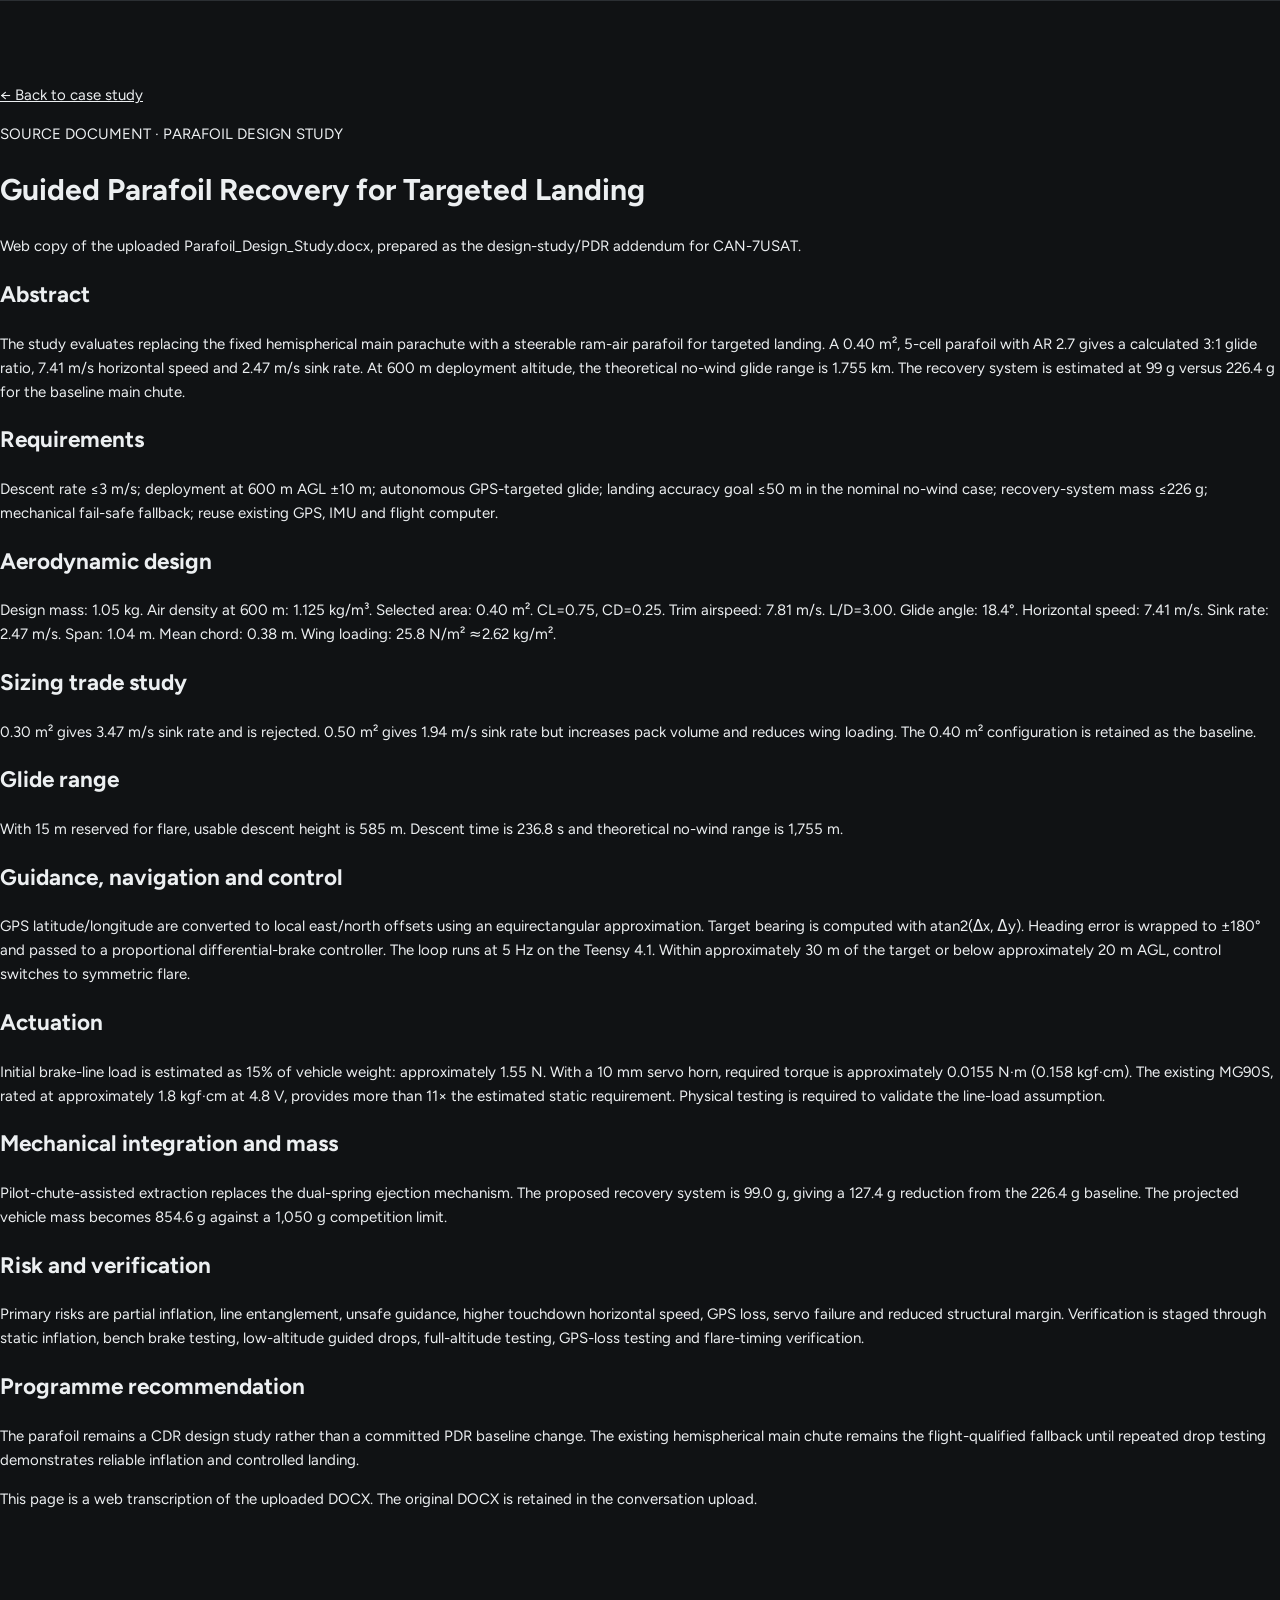
<file: source/parafoil-design-study.html>
<!doctype html><html lang="en"><head><meta charset="utf-8"><meta name="viewport" content="width=device-width,initial-scale=1"><title>Parafoil Design Study — Source</title><link rel="stylesheet" href="../styles.css"></head><body><main class="section"><a class="back" href="../projects/parafoil-target-landing.html">← Back to case study</a><p class="eyebrow">SOURCE DOCUMENT · PARAFOIL DESIGN STUDY</p><h1>Guided Parafoil Recovery for Targeted Landing</h1><p class="lede">Web copy of the uploaded Parafoil_Design_Study.docx, prepared as the design-study/PDR addendum for CAN-7USAT.</p><h2>Abstract</h2><p>The study evaluates replacing the fixed hemispherical main parachute with a steerable ram-air parafoil for targeted landing. A 0.40 m², 5-cell parafoil with AR 2.7 gives a calculated 3:1 glide ratio, 7.41 m/s horizontal speed and 2.47 m/s sink rate. At 600 m deployment altitude, the theoretical no-wind glide range is 1.755 km. The recovery system is estimated at 99 g versus 226.4 g for the baseline main chute.</p><h2>Requirements</h2><p>Descent rate ≤3 m/s; deployment at 600 m AGL ±10 m; autonomous GPS-targeted glide; landing accuracy goal ≤50 m in the nominal no-wind case; recovery-system mass ≤226 g; mechanical fail-safe fallback; reuse existing GPS, IMU and flight computer.</p><h2>Aerodynamic design</h2><p>Design mass: 1.05 kg. Air density at 600 m: 1.125 kg/m³. Selected area: 0.40 m². CL=0.75, CD=0.25. Trim airspeed: 7.81 m/s. L/D=3.00. Glide angle: 18.4°. Horizontal speed: 7.41 m/s. Sink rate: 2.47 m/s. Span: 1.04 m. Mean chord: 0.38 m. Wing loading: 25.8 N/m² ≈2.62 kg/m².</p><h2>Sizing trade study</h2><p>0.30 m² gives 3.47 m/s sink rate and is rejected. 0.50 m² gives 1.94 m/s sink rate but increases pack volume and reduces wing loading. The 0.40 m² configuration is retained as the baseline.</p><h2>Glide range</h2><p>With 15 m reserved for flare, usable descent height is 585 m. Descent time is 236.8 s and theoretical no-wind range is 1,755 m.</p><h2>Guidance, navigation and control</h2><p>GPS latitude/longitude are converted to local east/north offsets using an equirectangular approximation. Target bearing is computed with atan2(Δx, Δy). Heading error is wrapped to ±180° and passed to a proportional differential-brake controller. The loop runs at 5 Hz on the Teensy 4.1. Within approximately 30 m of the target or below approximately 20 m AGL, control switches to symmetric flare.</p><h2>Actuation</h2><p>Initial brake-line load is estimated as 15% of vehicle weight: approximately 1.55 N. With a 10 mm servo horn, required torque is approximately 0.0155 N·m (0.158 kgf·cm). The existing MG90S, rated at approximately 1.8 kgf·cm at 4.8 V, provides more than 11× the estimated static requirement. Physical testing is required to validate the line-load assumption.</p><h2>Mechanical integration and mass</h2><p>Pilot-chute-assisted extraction replaces the dual-spring ejection mechanism. The proposed recovery system is 99.0 g, giving a 127.4 g reduction from the 226.4 g baseline. The projected vehicle mass becomes 854.6 g against a 1,050 g competition limit.</p><h2>Risk and verification</h2><p>Primary risks are partial inflation, line entanglement, unsafe guidance, higher touchdown horizontal speed, GPS loss, servo failure and reduced structural margin. Verification is staged through static inflation, bench brake testing, low-altitude guided drops, full-altitude testing, GPS-loss testing and flare-timing verification.</p><h2>Programme recommendation</h2><p>The parafoil remains a CDR design study rather than a committed PDR baseline change. The existing hemispherical main chute remains the flight-qualified fallback until repeated drop testing demonstrates reliable inflation and controlled landing.</p><p class="section-note">This page is a web transcription of the uploaded DOCX. The original DOCX is retained in the conversation upload.</p></main></body></html>
</file>
<file: styles.css>
@import url('https://fonts.googleapis.com/css2?family=Figtree:wght@400;500;600&family=Outfit:wght@400;500;600&display=swap');
:root{--bg:#101214;--panel:#151719;--card:#181a1d;--ink:#eceff1;--muted:#a8adb2;--dim:#7d8389;--line:#2b2f33;--green:#8fb79a;--green2:#6f967b;--display:Outfit,Figtree,sans-serif;--body:Figtree,system-ui,sans-serif;--mono:ui-monospace,SFMono-Regular,Menlo,Monaco,Consolas,monospace;--max:1000px}*{box-sizing:border-box}html{scroll-behavior:smooth;scroll-padding-top:72px}body{margin:0;background:var(--bg);color:var(--ink);font-family:var(--body);font-size:15px;line-height:1.6}a{color:inherit}.topbar{position:fixed;z-index:50;top:0;left:0;right:0;height:58px;background:rgba(16,18,20,.97);border-bottom:1px solid var(--line)}.nav{max-width:var(--max);height:100%;margin:auto;display:flex;align-items:center;justify-content:space-between}.name{font:14px var(--body);text-decoration:none;display:flex;gap:9px;align-items:center}.name i{width:7px;height:7px;border-radius:50%;background:var(--green);display:block}.nav nav{display:flex;gap:28px}.nav nav a{font-size:13px;color:#8c9297;text-decoration:none}.nav nav a:hover,.social a:hover,.icon-link:hover,.case-back:hover{color:var(--green)}.hire,.view-all,.visit,.repo-actions .button{border:1px solid var(--green2);border-radius:999px;padding:9px 16px;color:#a8c2ae;font:12px var(--mono);letter-spacing:.08em;text-decoration:none;background:transparent}.hire:hover,.view-all:hover,.visit:hover,.repo-actions .button:hover{background:var(--green);color:#111514}.menu{display:none;background:none;border:0;color:var(--ink);font-size:20px}.wrap{max-width:var(--max);margin:auto}.intro{min-height:650px;padding-top:120px;padding-bottom:60px;display:grid;grid-template-columns:360px 1fr;gap:60px;align-items:center}.intro-left{text-align:center}.portrait{width:190px;height:190px;margin:0 auto 20px;border-radius:50%;border:1px solid #3b4045;background:#171a1d;display:flex;align-items:center;justify-content:center;flex-direction:column}.portrait span{font:58px var(--display);font-weight:500;letter-spacing:-.08em}.portrait small{font:11px var(--mono);letter-spacing:.12em;color:var(--green2);margin-top:5px}.social{display:flex;justify-content:center;gap:18px;flex-wrap:wrap}.social a,.icon-link{font:12px var(--mono);color:#8b9196;text-decoration:none;display:inline-flex;align-items:center;gap:7px}.icon{width:15px;height:15px;display:inline-block;flex:0 0 15px}.intro-main label,.section-title label,.contact label,footer label,.box-label{font:11px var(--mono);letter-spacing:.17em;color:var(--green2)}.intro-main h1{font:500 clamp(48px,6vw,72px) var(--display);line-height:.94;letter-spacing:-.055em;margin:25px 0 24px}.intro-main h1 em,.contact h2 em{font-style:normal;color:#aab0b5}.intro-main>p{max-width:540px;color:var(--muted);font-size:15px;line-height:1.75;margin:0 0 28px}.availability{color:#879d8d!important;font:11px var(--mono)!important;letter-spacing:.07em!important;margin:-8px 0 22px!important}.pill{display:inline-block;border-radius:999px;padding:12px 21px;text-decoration:none;font:12px var(--mono);letter-spacing:.12em}.pill.filled{background:#d1d5d8;color:#17191b}.what{margin-bottom:70px}.box-label{border-left:2px solid var(--green2);padding:0 0 12px 10px}.what-grid{display:grid;grid-template-columns:repeat(3,1fr);border-top:1px solid var(--line);border-bottom:1px solid var(--line)}.what article{padding:22px 20px 23px;border-right:1px solid var(--line)}.what article:last-child{border-right:0}.what article small,.why-grid small{font:11px var(--mono);color:#78827b}.what h3{font:500 17px var(--display);margin:10px 0 7px}.what p{font-size:12px;color:#9aa0a5;line-height:1.65;margin:0}.section{padding-top:82px;padding-bottom:95px;border-top:1px solid var(--line)}.section-title{position:relative;margin-bottom:34px}.section-title h2{font:500 38px var(--display);letter-spacing:-.045em;line-height:1.05;margin:13px 0 0}.filters{position:absolute;right:0;bottom:-2px;border:1px solid var(--line);border-radius:8px;padding:3px;display:flex}.filters button{border:0;background:none;color:#849087;font:11px var(--mono);letter-spacing:.12em;border-radius:6px;padding:8px 13px;cursor:pointer}.filters button.active{background:#d1d5d8;color:#17191b}.cards{display:grid;grid-template-columns:repeat(4,1fr);gap:16px}.card{position:relative;display:flex;flex-direction:column;border:1px solid var(--line);border-radius:12px;overflow:hidden;background:var(--card);text-decoration:none;transition:transform .2s,border-color .2s;min-width:0}.card:hover{transform:translateY(-3px);border-color:#4b5359}.card:after{content:'↗';position:absolute;right:14px;bottom:13px;color:#70777d;font:12px var(--mono);transition:transform .2s,color .2s}.card:hover:after{transform:translate(2px,-2px);color:var(--green)}.thumb{height:150px;background:#202327;display:flex;align-items:center;justify-content:center;padding:18px;position:relative;overflow:hidden}.thumb:before{display:none}.thumb b{font:500 27px var(--display);line-height:.86;letter-spacing:-.06em}.thumb span{font-size:11px;color:#8d9398;position:absolute;bottom:13px;left:17px}.thumb.photo img{width:100%;height:100%;object-fit:cover;display:block}.thumb.parafoil,.thumb.rover,.thumb.gantry,.thumb.vision{background:#202327}.card-body{padding:15px 16px 17px;display:flex;flex-direction:column;flex:1}.card-body>small{font:11px var(--mono);letter-spacing:.1em;color:#7f878d}.card h3{font:17px var(--display);font-weight:500;margin:9px 0 6px;letter-spacing:-.025em}.card p{font-size:12px;color:#9ba0a5;line-height:1.6;margin:0}.tags{display:flex;gap:18px;flex-wrap:wrap;margin-top:auto;padding-top:13px}.tags i,.tags span{font:10px var(--mono);font-style:normal;color:#90979d;border:0;border-radius:0;padding:0;background:none}.view-all{display:block;width:max-content;margin:35px auto 0}.why-grid{display:grid;grid-template-columns:repeat(4,1fr);border-top:1px solid var(--line);border-bottom:1px solid var(--line)}.why-grid article{min-height:180px;padding:18px;border-right:1px solid var(--line)}.why-grid article:last-child{border-right:0}.why-grid h3{font:17px var(--display);font-weight:500;margin:28px 0 8px}.why-grid p{font-size:12px;color:#98a0a5;margin:0}.platform{border-left:2px solid var(--green2);padding:4px 0 4px 22px}.platform-head{display:flex;justify-content:space-between;font:12px var(--mono);color:#d9dddf}.log{margin:14px 0 0}.log-entry{display:block;text-decoration:none;border-left:1px solid #3b4146;padding:3px 0 8px 14px;margin-bottom:18px}.log-entry:hover{border-left-color:var(--green)!important}.log p{font-size:12px;color:#9ba0a5;margin:14px 0}.log strong{font:11px var(--mono);color:var(--green2);letter-spacing:.08em}.timeline{width:650px;max-width:100%;margin-top:42px;border-left:1px solid #3b4146;padding-left:26px}.timeline article{position:relative;padding:0 0 30px}.timeline article:before{content:"";position:absolute;width:7px;height:7px;border-radius:50%;background:var(--green);left:-30px;top:5px}.timeline time{font:11px var(--mono);letter-spacing:.12em;color:var(--green2)}.timeline h3{font:17px var(--display);font-weight:500;margin:9px 0 6px}.timeline p{font-size:12px;color:#98a0a5;margin:0}.contact{max-width:var(--max);margin:auto;border-top:1px solid var(--line);padding-top:85px;padding-bottom:100px;display:grid;grid-template-columns:1fr 1fr;gap:80px;text-align:center}.contact h2{font:500 clamp(42px,5.5vw,64px) var(--display);line-height:.92;letter-spacing:-.055em;margin:18px 0 0}.contact>div:nth-child(2){padding-top:45px}.contact>div:nth-child(2)>p{font-size:12px;color:#98a0a5}.email{display:block;width:max-content;margin:15px auto 23px;color:#c0c6ca;text-decoration:none;border-bottom:1px solid var(--green2);font:17px var(--display)}footer{border-top:1px solid var(--line);max-width:var(--max);margin:auto;padding:48px 0 55px;display:grid;grid-template-columns:1.2fr 1fr .7fr;gap:70px}footer h3{font:18px var(--display);font-weight:500;margin:14px 0 8px}footer p,footer a{font-size:12px;color:#849097;text-decoration:none;display:block;margin:6px 0}footer label{display:block}.case-page{padding-top:94px}.case-shell{max-width:1000px;margin:0 auto;padding:0 28px 70px}.case-back{display:inline-flex;align-items:center;gap:7px;color:#8c9297;text-decoration:none;font-size:13px;margin-bottom:28px}.case-hero{padding:20px 0 42px}.case-hero-top{display:grid;grid-template-columns:minmax(0,1fr) 330px;gap:52px;align-items:center}.case-eyebrow{font:12px var(--mono);letter-spacing:.13em;color:var(--green2);margin:0 0 17px}.case-hero h1{font:500 clamp(38px,5vw,60px) var(--display);letter-spacing:-.05em;line-height:1;margin:0 0 18px}.case-lede{max-width:700px;color:var(--muted);font-size:15px;line-height:1.75;margin:0}.case-lede strong{color:var(--ink);font-weight:500}.overview-media{margin:0;border:1px solid var(--line);border-radius:12px;overflow:hidden;background:var(--card)}.overview-media img,.overview-media>div{width:100%;height:250px;display:block}.overview-media img{object-fit:cover}.overview-media figcaption{padding:11px 13px;color:#858c92;font:11px var(--mono)}.case-section-label{font:11px var(--mono);letter-spacing:.17em;color:var(--green2);margin:28px 0 12px}.skills{display:flex;gap:0 18px;flex-wrap:wrap}.skill{padding:0;color:#b4bbc0;font:11px var(--mono)}.case-tags{display:flex;gap:16px;flex-wrap:wrap;margin:14px 0 0}.case-tag{color:#858c92;font:10px var(--mono)}.case-grid{display:grid;grid-template-columns:repeat(2,1fr);gap:13px;margin-top:34px}.case-card{background:transparent;padding:21px;border:1px solid var(--line);border-radius:10px}.case-card h3{margin:0 0 8px;font:500 18px var(--display)}.case-card p{color:#9ba2a7;font-size:13px;line-height:1.7;margin:0}.case-content{margin-top:25px}.case-block{border-top:1px solid var(--line);padding:34px 0}.case-block h2{font:500 29px var(--display);letter-spacing:-.04em;margin:0 0 12px}.case-block p,.case-block li{color:#9ba2a7;font-size:13px;line-height:1.75}.impact{font-size:16px!important;color:#cbd0d3!important;max-width:800px}.equation{display:inline-block;border:1px solid var(--line);border-radius:7px;padding:10px 14px;margin:6px 0;font:13px var(--mono);color:var(--ink);background:#151719}.tech-table{width:100%;border-collapse:collapse;margin-top:17px;border:1px solid var(--line);background:transparent}.tech-table th,.tech-table td{padding:13px 15px;border-bottom:1px solid var(--line);text-align:left;vertical-align:top}.tech-table tr:last-child th,.tech-table tr:last-child td{border-bottom:0}.tech-table th{width:23%;font:11px var(--mono);letter-spacing:.07em;color:var(--green2);font-weight:500}.tech-table td{color:#9ba2a7;font-size:13px}.media-grid{display:grid;grid-template-columns:repeat(2,1fr);gap:15px;margin-top:19px}.figure{margin:0;border:1px solid var(--line);border-radius:10px;overflow:hidden;background:var(--card)}.figure img{width:100%;height:280px;display:block;object-fit:cover}.figure.contain img{object-fit:contain;background:#151719}.figure figcaption{padding:11px 13px;color:#858c92;font:11px var(--mono);border-top:1px solid var(--line)}.repo-actions{display:flex;gap:9px;flex-wrap:wrap;margin-top:22px}.notes-placeholder{border-top:1px solid var(--line);padding:34px 0 0;margin-top:0}.notes-placeholder h2{font:500 29px var(--display);letter-spacing:-.04em;margin:0 0 12px}.notes-editor{border-left:2px solid var(--green2);padding:19px 20px;background:transparent}.notes-editor p{margin:0;color:#7f878d;font-size:12px;line-height:1.7}.certificate-panel{display:flex;align-items:center;justify-content:space-between;gap:20px;border:1px solid var(--line);border-left:2px solid var(--green2);padding:18px 20px;background:transparent}.certificate-panel .case-section-label{margin:0 0 7px}.certificate-panel h3{font:500 18px var(--display);margin:0 0 5px}.certificate-panel p{margin:0;color:#9ba2a7;font-size:12px}.certificate-panel .button{white-space:nowrap}.lightbox{position:fixed;inset:0;z-index:100;background:rgba(0,0,0,.88);display:none;align-items:center;justify-content:center;padding:30px}.lightbox.open{display:flex}.lightbox img{max-width:94vw;max-height:90vh;object-fit:contain}.lightbox-close{position:absolute;top:18px;right:22px;border:0;background:none;color:#fff;font-size:32px;cursor:pointer}
@media(max-width:1050px){.nav{padding:0 25px}.wrap,.contact,footer{max-width:calc(100% - 50px)}.intro{grid-template-columns:300px 1fr;gap:40px}.cards{grid-template-columns:repeat(2,1fr)}}@media(max-width:850px){.case-shell{max-width:calc(100% - 30px)}.case-hero-top{grid-template-columns:1fr}.overview-media{max-width:520px}.contact{grid-template-columns:1fr;gap:25px}.contact>div:nth-child(2){padding-top:0}}@media(max-width:700px){.nav nav{display:none}.nav nav.open{display:flex;position:absolute;top:58px;left:0;right:0;padding:15px 25px;background:#101214;border-bottom:1px solid var(--line);flex-direction:column;gap:15px}.menu{display:block}.intro{grid-template-columns:1fr;padding-top:100px}.cards{grid-template-columns:1fr}.what-grid{grid-template-columns:1fr}.what article{border-right:0;border-bottom:1px solid var(--line)}.what article:last-child{border-bottom:0}.why-grid{grid-template-columns:1fr 1fr}.why-grid article{border-right:1px solid var(--line);border-bottom:1px solid var(--line)}.why-grid article:nth-child(even){border-right:0}.why-grid article:nth-last-child(-n+2){border-bottom:0}.filters{position:static;margin-top:18px;width:max-content}.media-grid,.case-grid{grid-template-columns:1fr}.certificate-panel{align-items:flex-start;flex-direction:column}.case-shell{padding-left:15px;padding-right:15px}.intro-main h1{font-size:48px}footer{grid-template-columns:1fr;gap:28px}}
</file>
<file: neutral-theme.css>
:root{--bg:#101214;--panel:#151719;--card:#181a1d;--ink:#eceff1;--muted:#a8adb2;--dim:#7d8389;--line:#2b2f33;--green:#b7bec3;--green2:#8f969c}.topbar{background:rgba(16,18,20,.97);border-bottom-color:#2b2f33}.name i{background:#aeb4b9}.nav nav a:hover,.social a:hover,.icon-link:hover,.case-back:hover{color:#d7dbde}.hire,.view-all,.visit,.repo-actions .button{border-color:#62686e;color:#c5cacf}.hire:hover,.view-all:hover,.visit:hover,.repo-actions .button:hover{background:#d4d8db;color:#151719}.intro-main label,.section-title label,.contact label,footer label,.box-label,.case-eyebrow,.case-section-label,.timeline time{color:#9aa1a7}.portrait{border-color:#3b4045;background:radial-gradient(circle at 50% 35%,#25292d,#171a1d 62%,#101214);box-shadow:0 0 0 7px rgba(255,255,255,.025)}.portrait small{color:#9aa1a7}.pill.filled{background:#d4d8db;color:#17191b}.what,.card,.why-grid,.platform,.case-card,.overview-media,.figure,.notes-editor,.tech-table,.equation{background:#181a1d}.what article{background:#16181a;border-color:#2b2f33}.card:hover{border-color:#596067}.thumb{background:#202327}.thumb:before{display:none}.thumb.parafoil,.thumb.rover,.thumb.gantry,.thumb.vision{background:#202327}.tags i,.tags span,.case-tag{border:0;border-radius:0;padding:0;color:#969da3;background:none}.skills{gap:0 18px}.skill{border:0;border-radius:0;padding:0;background:none;color:#b9bec3}.case-grid{gap:13px}.case-card{border-color:#2b2f33}.case-section-label{margin-top:24px}.filters{border-color:#2b2f33;border-radius:8px}.filters button{border-radius:6px}.filters button.active{background:#d4d8db;color:#17191b}.platform{box-shadow:0 12px 28px rgba(0,0,0,.18);transition:transform .2s,box-shadow .2s,border-color .2s}.platform:hover{transform:translateY(-2px);box-shadow:0 16px 34px rgba(0,0,0,.24);border-color:#4b5157}.what .box-label,.why .section-title h2{position:relative}.what .box-label{border-left:2px solid #6f767c;padding-left:10px}.why .section-title h2{border-left:2px solid #6f767c;padding-left:12px}.what article,.why-grid article{transition:none}.log-entry{border-left-color:#666d73!important}.timeline{border-left-color:#444a50}.timeline article:before{background:#aeb4b9}.email{border-bottom-color:#747b81}.notes-editor{border-color:#4a5056}.certificate-panel{border-color:#4f565c!important;border-left-color:#747b81!important;background:#181a1d!important}.case-footer label{color:#9aa1a7}.footer-accent{color:#9aa1a7}footer{border-top-color:#2b2f33}.thumb b{color:#e1e4e6}.thumb span{color:#969da3}.card-body>small,.what article small,.why-grid small{color:#858c92}.case-lede,.card p,.case-card p,.case-block p,.case-block li,.tech-table td,.log p,.timeline p,footer p,footer a{color:#9da3a8}.case-tag{color:#858c92}.exploring{color:#92999f}.overview-media figcaption,.figure figcaption{color:#858c92}.availability{color:#92999f!important;font:11px var(--mono)!important;letter-spacing:.07em!important;margin:-8px 0 22px!important}.card{display:flex;flex-direction:column;min-height:100%}.card .card-body{display:flex;flex:1;flex-direction:column}.card .tags{margin-top:auto;padding-top:13px}.card:after{content:'↗';display:block;position:absolute;right:14px;bottom:13px;color:#858c92;font:12px var(--mono);opacity:.55;transition:transform .2s,opacity .2s}.card{position:relative}.card:hover:after{transform:translate(2px,-2px);opacity:1;color:#c5cacf}.thumb{background-image:none!important}.overview-media div{background:#202327!important;color:#d5d9dc!important}.overview-media{box-shadow:0 12px 28px rgba(0,0,0,.18)}.repo-actions .button{border-radius:7px}.platform{background:#181a1d!important}.platform[role=link]{cursor:pointer}.platform .log-entry{transition:color .18s,border-color .18s}.platform .log-entry:hover{border-left-color:#aeb4b9!important}.what,.why-grid{box-shadow:none}.what article:hover,.why-grid article:hover{transform:none}.case-page .exploring{display:none}.case-page .skills,.case-page .case-tags{margin-bottom:4px}.case-page .notes-placeholder{margin-top:0}.case-page .notes-placeholder h2{margin-bottom:12px}.case-page .notes-editor{min-height:110px}.case-page .repo-actions{margin-top:20px}.case-page .case-card{min-height:150px}.case-page code{color:#d4d8db}.case-page .case-block a{color:#c5cacf}.case-page .case-block a:hover{color:#edf0f2}@media(max-width:700px){.filters{position:static;margin-top:18px;width:max-content}.cards{grid-template-columns:1fr}.why-grid{grid-template-columns:1fr 1fr}.why-grid article{border-right:1px solid var(--line);border-bottom:1px solid var(--line)}.why-grid article:nth-child(even){border-right:0}.why-grid article:nth-last-child(-n+2){border-bottom:0}.card:after{right:12px}.availability{line-height:1.5!important}}
</file>
